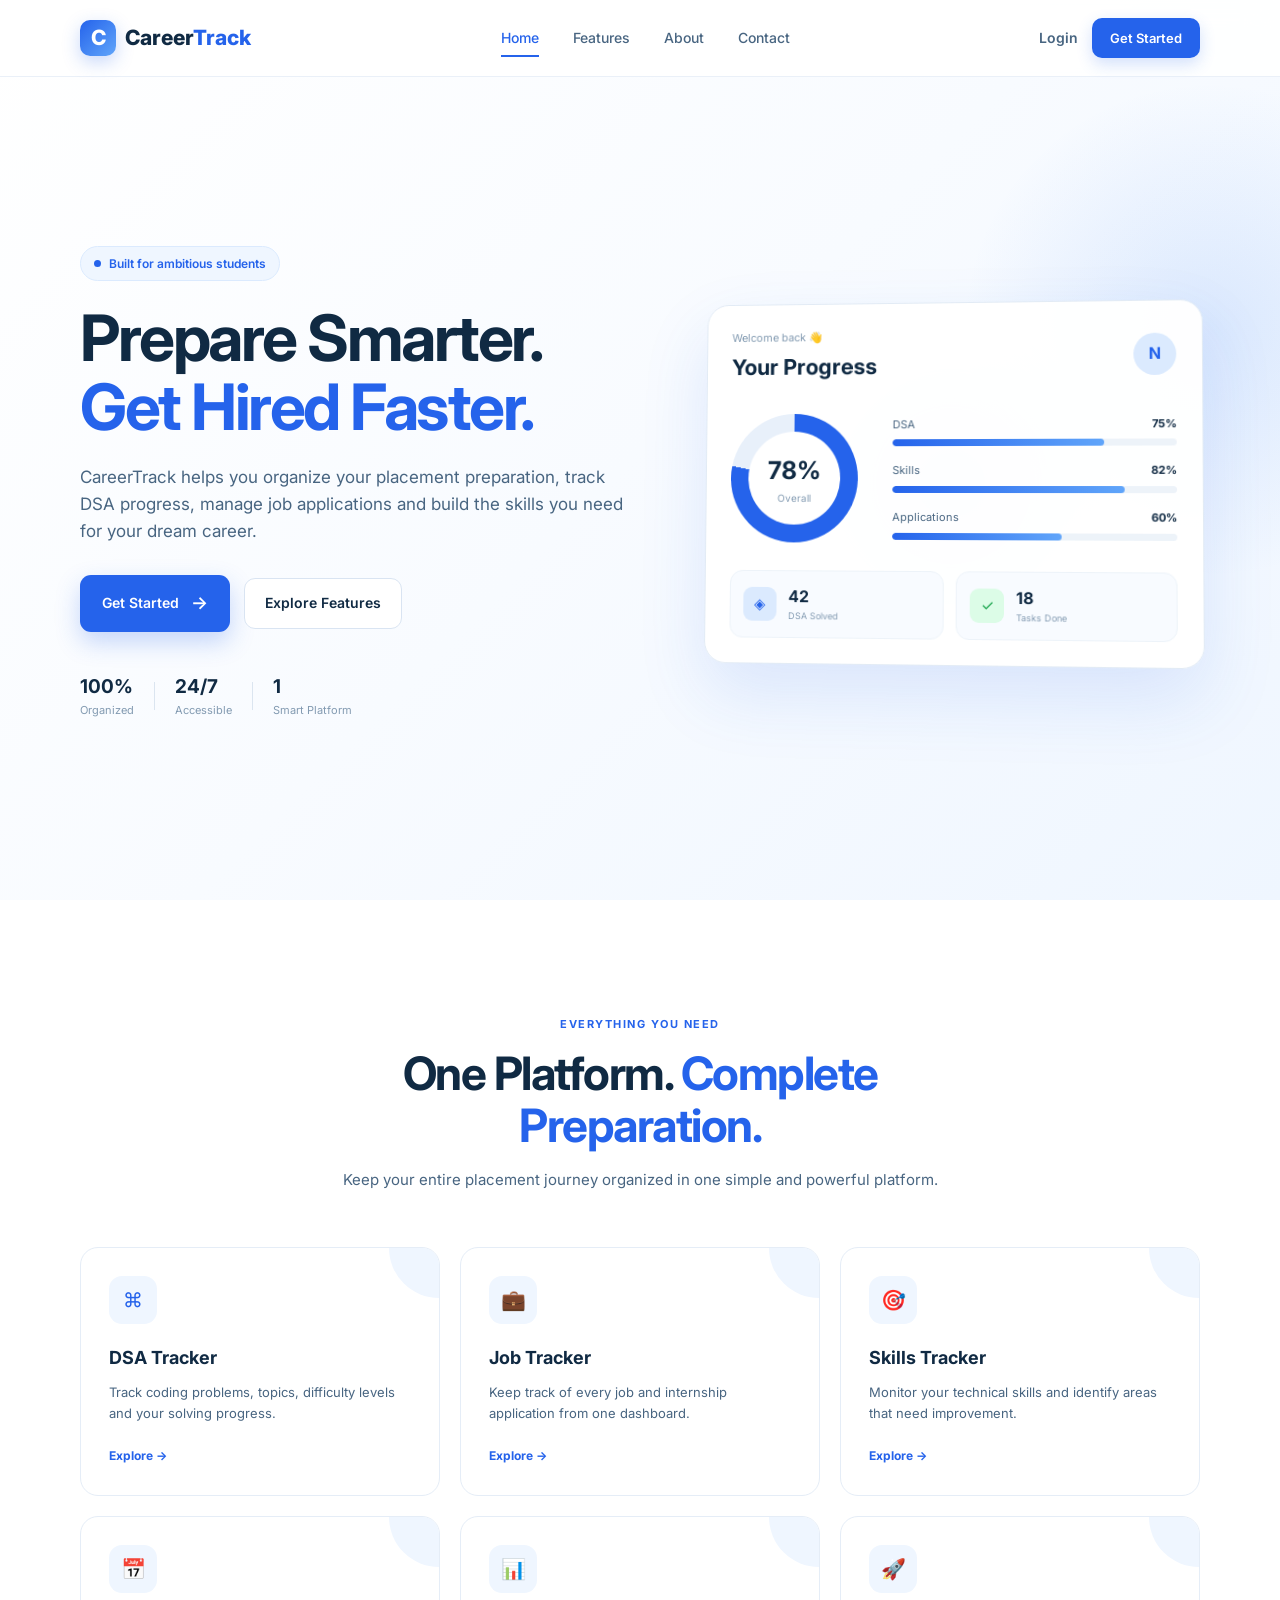
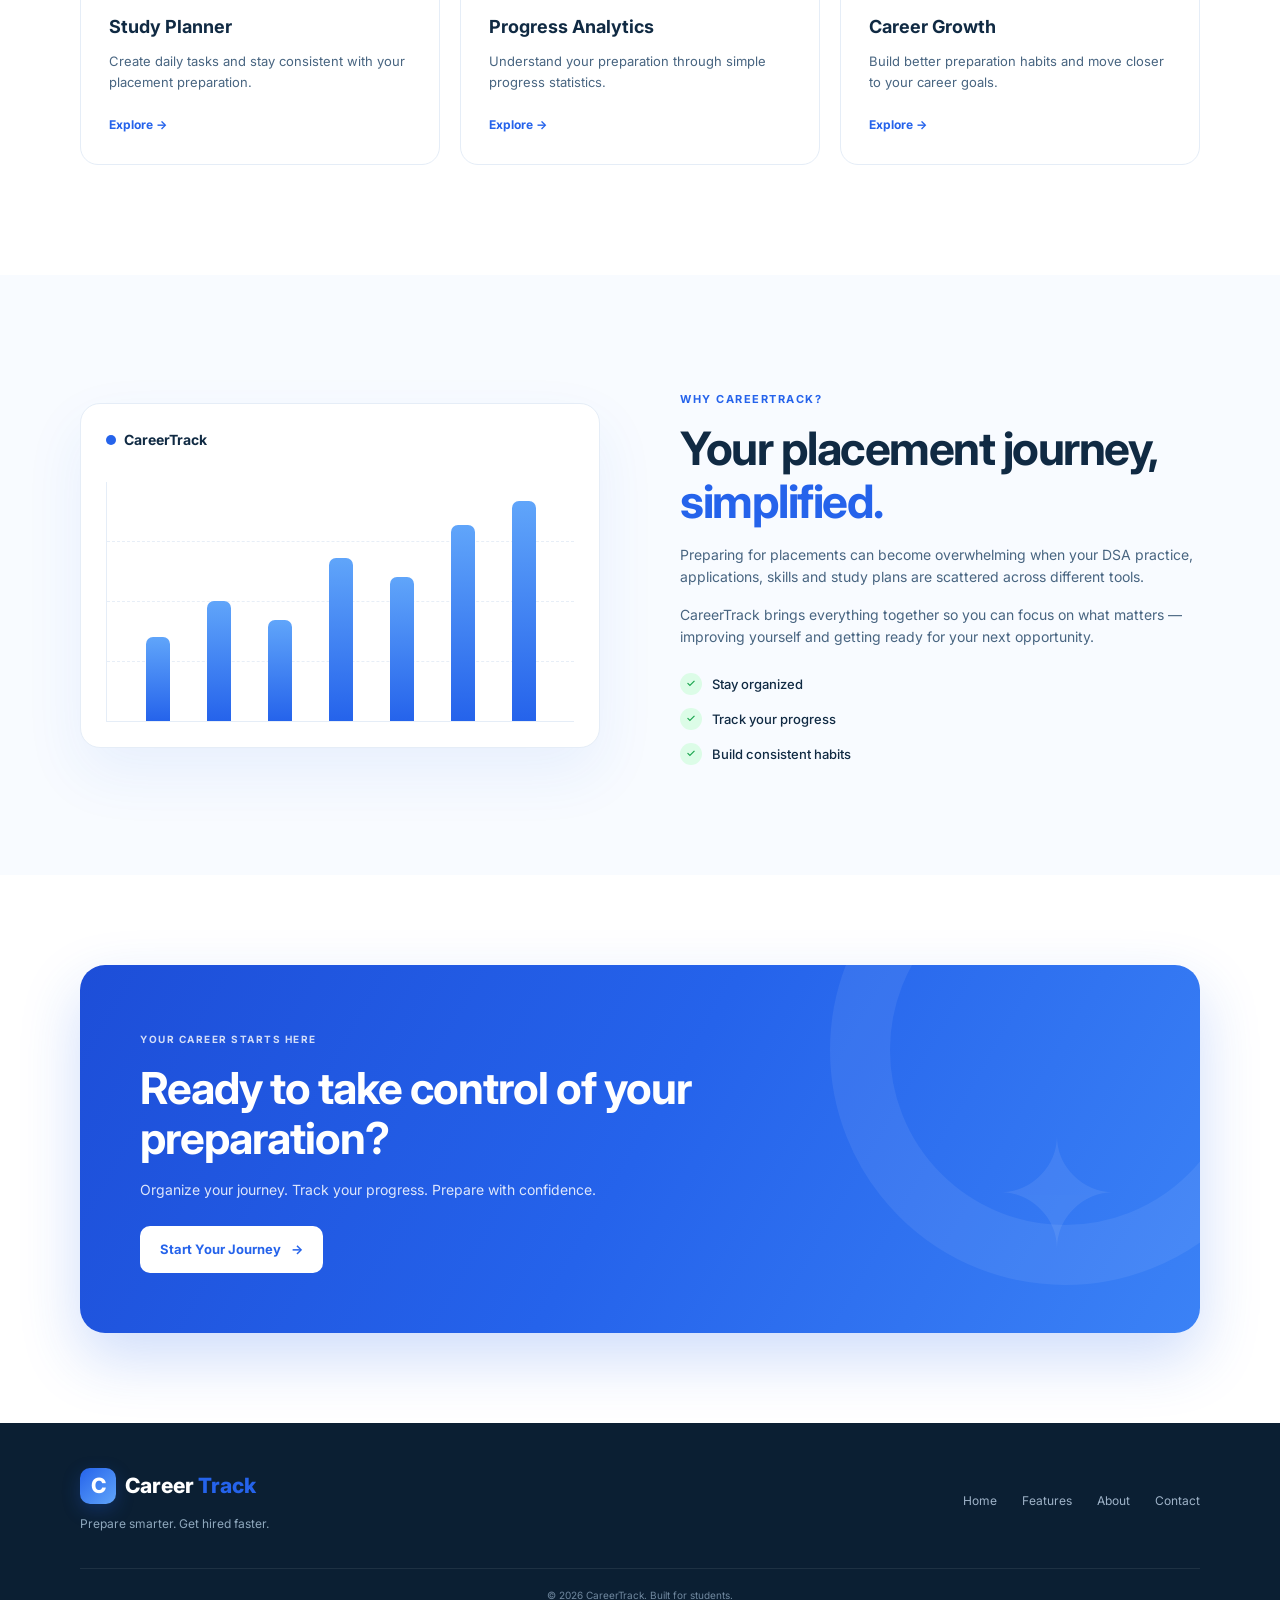
<file: frontend/index.html>
<!DOCTYPE html>
<html lang="en">
<head>
    <meta charset="UTF-8">

    <meta name="viewport"
          content="width=device-width, initial-scale=1.0">

    <meta name="description"
          content="CareerTrack - Your smart placement preparation companion">

    <title>CareerTrack | Prepare Smarter. Get Hired Faster.</title>

    <link rel="stylesheet"
          href="css/style.css">

    <link rel="preconnect"
          href="https://fonts.googleapis.com">

    <link rel="preconnect"
          href="https://fonts.gstatic.com"
          crossorigin>

    <link href="https://fonts.googleapis.com/css2?family=Inter:wght@400;500;600;700;800&display=swap"
          rel="stylesheet">
</head>

<body>

    <!-- ================= NAVBAR ================= -->

    <header class="navbar">

        <div class="container nav-container">

            <a href="#" class="logo">
                <span class="logo-icon">C</span>
                <span>Career<span class="logo-highlight">Track</span></span>
            </a>

            <nav class="nav-links">

                <a href="#home" class="active">Home</a>

                <a href="#features">Features</a>

                <a href="#about">About</a>

                <a href="#contact">Contact</a>

            </nav>

            <div class="nav-buttons">
                <a href="login.html" class="login-btn">
              Login
              </a>
                

              <a href="register.html" class="signup-btn">
             Get Started
              </a>


            </div>

            <button class="menu-btn" id="menuBtn">
                ☰
            </button>

        </div>

    </header>


    <!-- ================= HERO ================= -->

    <main>

        <section class="hero" id="home">

            <div class="hero-background"></div>

            <div class="container hero-container">

                <div class="hero-content">

                    <div class="badge">
                        <span class="badge-dot"></span>
                        Built for ambitious students
                    </div>

                    <h1>
                        Prepare Smarter.
                        <span>Get Hired Faster.</span>
                    </h1>

                    <p>
                        CareerTrack helps you organize your placement
                        preparation, track DSA progress, manage job
                        applications and build the skills you need
                        for your dream career.
                    </p>

                    <div class="hero-buttons">

                        <a href="register.html"
                           class="primary-btn">
                            Get Started
                            <span>→</span>
                        </a>

                        <a href="#features"
                           class="secondary-btn">
                            Explore Features
                        </a>

                    </div>

                    <div class="hero-stats">

                        <div class="stat">
                            <strong>100%</strong>
                            <span>Organized</span>
                        </div>

                        <div class="stat-divider"></div>

                        <div class="stat">
                            <strong>24/7</strong>
                            <span>Accessible</span>
                        </div>

                        <div class="stat-divider"></div>

                        <div class="stat">
                            <strong>1</strong>
                            <span>Smart Platform</span>
                        </div>

                    </div>

                </div>


                <!-- Dashboard Preview -->

                <div class="dashboard-preview">

                    <div class="preview-glow"></div>

                    <div class="dashboard-card">

                        <div class="dashboard-top">

                            <div>
                                <span class="small-text">
                                    Welcome back 👋
                                </span>

                                <h3>
                                    Your Progress
                                </h3>
                            </div>

                            <div class="profile-circle">
                                N
                            </div>

                        </div>


                        <div class="progress-main">

                            <div class="progress-circle">

                                <div class="circle-inner">

                                    <strong>78%</strong>

                                    <span>Overall</span>

                                </div>

                            </div>

                            <div class="progress-info">

                                <div class="progress-item">

                                    <div class="progress-label">
                                        <span>DSA</span>
                                        <strong>75%</strong>
                                    </div>

                                    <div class="progress-bar">
                                        <div
                                            class="progress-fill"
                                            style="width: 75%">
                                        </div>
                                    </div>

                                </div>


                                <div class="progress-item">

                                    <div class="progress-label">
                                        <span>Skills</span>
                                        <strong>82%</strong>
                                    </div>

                                    <div class="progress-bar">
                                        <div
                                            class="progress-fill"
                                            style="width: 82%">
                                        </div>
                                    </div>

                                </div>


                                <div class="progress-item">

                                    <div class="progress-label">
                                        <span>Applications</span>
                                        <strong>60%</strong>
                                    </div>

                                    <div class="progress-bar">
                                        <div
                                            class="progress-fill"
                                            style="width: 60%">
                                        </div>
                                    </div>

                                </div>

                            </div>

                        </div>


                        <div class="mini-cards">

                            <div class="mini-card">

                                <div class="mini-icon blue">
                                    ◈
                                </div>

                                <div>
                                    <strong>42</strong>
                                    <span>DSA Solved</span>
                                </div>

                            </div>


                            <div class="mini-card">

                                <div class="mini-icon green">
                                    ✓
                                </div>

                                <div>
                                    <strong>18</strong>
                                    <span>Tasks Done</span>
                                </div>

                            </div>

                        </div>

                    </div>

                </div>

            </div>

        </section>


        <!-- ================= FEATURES ================= -->

        <section class="features-section"
                 id="features">

            <div class="container">

                <div class="section-heading">

                    <span class="section-tag">
                        EVERYTHING YOU NEED
                    </span>

                    <h2>
                        One Platform.
                        <span>Complete Preparation.</span>
                    </h2>

                    <p>
                        Keep your entire placement journey organized
                        in one simple and powerful platform.
                    </p>

                </div>


                <div class="features-grid">


                    <!-- Feature 1 -->

                    <div class="feature-card">

                        <div class="feature-icon">
                            <span>⌘</span>
                        </div>

                        <h3>
                            DSA Tracker
                        </h3>

                        <p>
                            Track coding problems, topics,
                            difficulty levels and your solving progress.
                        </p>

                        <a href="#">
                            Explore →
                        </a>

                    </div>


                    <!-- Feature 2 -->

                    <div class="feature-card">

                        <div class="feature-icon">
                            <span>💼</span>
                        </div>

                        <h3>
                            Job Tracker
                        </h3>

                        <p>
                            Keep track of every job and internship
                            application from one dashboard.
                        </p>

                        <a href="#">
                            Explore →
                        </a>

                    </div>


                    <!-- Feature 3 -->

                    <div class="feature-card">

                        <div class="feature-icon">
                            <span>🎯</span>
                        </div>

                        <h3>
                            Skills Tracker
                        </h3>

                        <p>
                            Monitor your technical skills and
                            identify areas that need improvement.
                        </p>

                        <a href="#">
                            Explore →
                        </a>

                    </div>


                    <!-- Feature 4 -->

                    <div class="feature-card">

                        <div class="feature-icon">
                            <span>📅</span>
                        </div>

                        <h3>
                            Study Planner
                        </h3>

                        <p>
                            Create daily tasks and stay consistent
                            with your placement preparation.
                        </p>

                        <a href="#">
                            Explore →
                        </a>

                    </div>


                    <!-- Feature 5 -->

                    <div class="feature-card">

                        <div class="feature-icon">
                            <span>📊</span>
                        </div>

                        <h3>
                            Progress Analytics
                        </h3>

                        <p>
                            Understand your preparation through
                            simple progress statistics.
                        </p>

                        <a href="#">
                            Explore →
                        </a>

                    </div>


                    <!-- Feature 6 -->

                    <div class="feature-card">

                        <div class="feature-icon">
                            <span>🚀</span>
                        </div>

                        <h3>
                            Career Growth
                        </h3>

                        <p>
                            Build better preparation habits and
                            move closer to your career goals.
                        </p>

                        <a href="#">
                            Explore →
                        </a>

                    </div>

                </div>

            </div>

        </section>


        <!-- ================= ABOUT ================= -->

        <section class="about-section"
                 id="about">

            <div class="container about-container">

                <div class="about-visual">

                    <div class="about-card">

                        <div class="about-card-header">

                            <span class="about-dot"></span>

                            CareerTrack

                        </div>

                        <div class="chart-area">

                            <div class="chart-line line-one"></div>

                            <div class="chart-line line-two"></div>

                            <div class="chart-line line-three"></div>

                            <div class="chart-bars">

                                <span style="height: 35%"></span>
                                <span style="height: 50%"></span>
                                <span style="height: 42%"></span>
                                <span style="height: 68%"></span>
                                <span style="height: 60%"></span>
                                <span style="height: 82%"></span>
                                <span style="height: 92%"></span>

                            </div>

                        </div>

                    </div>

                </div>


                <div class="about-content">

                    <span class="section-tag">
                        WHY CAREERTRACK?
                    </span>

                    <h2>
                        Your placement journey,
                        <span>simplified.</span>
                    </h2>

                    <p>
                        Preparing for placements can become overwhelming
                        when your DSA practice, applications, skills and
                        study plans are scattered across different tools.
                    </p>

                    <p>
                        CareerTrack brings everything together so you can
                        focus on what matters — improving yourself and
                        getting ready for your next opportunity.
                    </p>

                    <div class="check-list">

                        <div>
                            <span>✓</span>
                            Stay organized
                        </div>

                        <div>
                            <span>✓</span>
                            Track your progress
                        </div>

                        <div>
                            <span>✓</span>
                            Build consistent habits
                        </div>

                    </div>

                </div>

            </div>

        </section>


        <!-- ================= CTA ================= -->

        <section class="cta-section"
                 id="contact">

            <div class="container">

                <div class="cta-card">

                    <div class="cta-content">

                        <span class="cta-small">
                            YOUR CAREER STARTS HERE
                        </span>

                        <h2>
                            Ready to take control
                            of your preparation?
                        </h2>

                        <p>
                            Organize your journey. Track your progress.
                            Prepare with confidence.
                        </p>

                        <a href="#" class="cta-button">
                            Start Your Journey
                            <span>→</span>
                        </a>

                    </div>

                    <div class="cta-decoration">
                        ✦
                    </div>

                </div>

            </div>

        </section>

    </main>


    <!-- ================= FOOTER ================= -->

    <footer class="footer">

        <div class="container footer-container">

            <div class="footer-brand">

                <a href="#" class="logo">

                    <span class="logo-icon">
                        C
                    </span>

                    <span>
                        Career<span class="logo-highlight">
                            Track
                        </span>
                    </span>

                </a>

                <p>
                    Prepare smarter. Get hired faster.
                </p>

            </div>


            <div class="footer-links">

                <a href="#home">Home</a>

                <a href="#features">Features</a>

                <a href="#about">About</a>

                <a href="#contact">Contact</a>

            </div>

        </div>


        <div class="container copyright">

            <p>
                © 2026 CareerTrack. Built for students.
            </p>

        </div>

    </footer>


    <script src="js/script.js"></script>

</body>
</html>
</file>
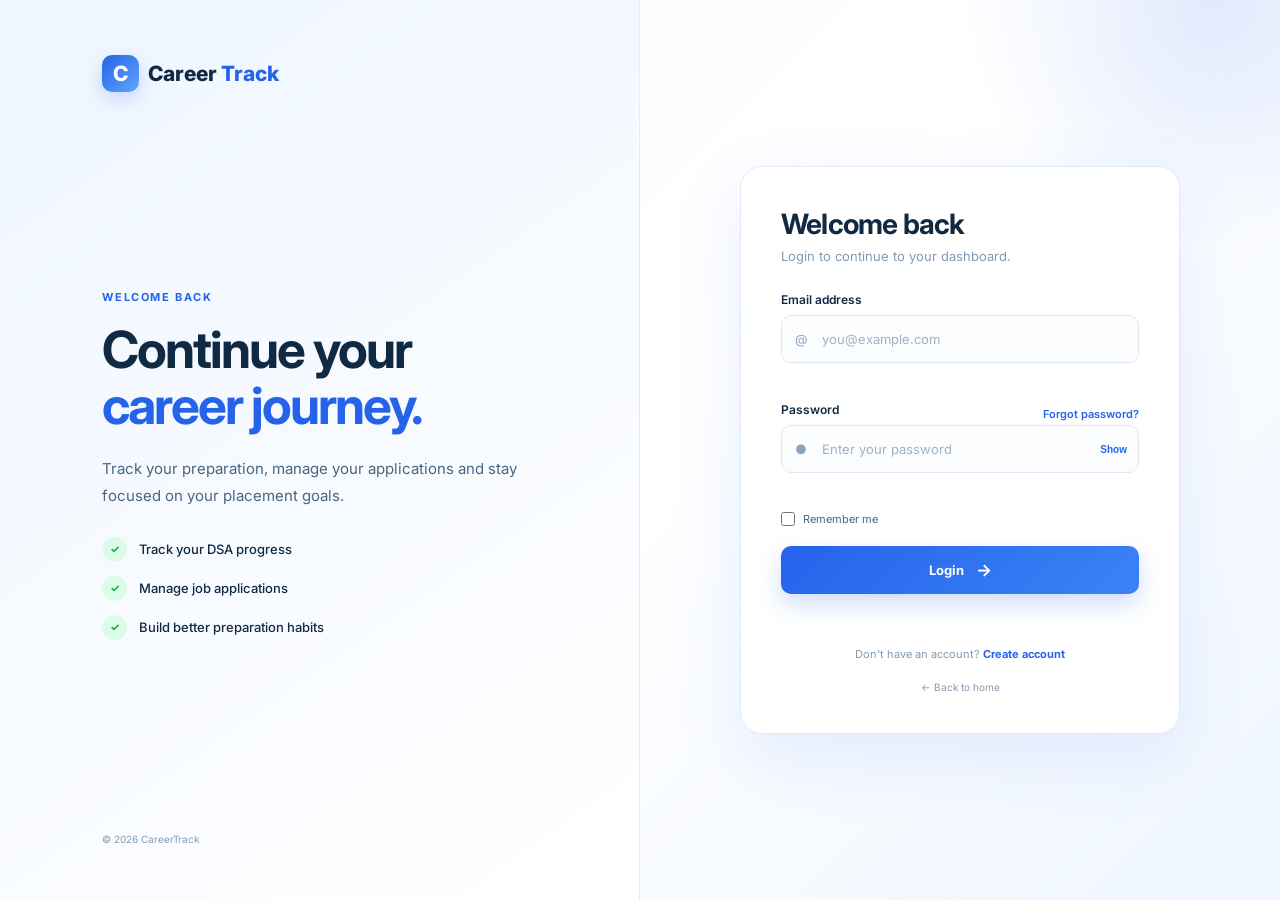
<file: frontend/dashboard.html>
<!DOCTYPE html>
<html lang="en">

<head>

    <meta charset="UTF-8">

    <meta name="viewport"
          content="width=device-width, initial-scale=1.0">

    <meta name="description"
          content="CareerTrack student dashboard">

    <title>Dashboard | CareerTrack</title>

    <link rel="preconnect"
          href="https://fonts.googleapis.com">

    <link rel="preconnect"
          href="https://fonts.gstatic.com"
          crossorigin>

    <link href="https://fonts.googleapis.com/css2?family=Inter:wght@400;500;600;700;800&display=swap"
          rel="stylesheet">

    <link rel="stylesheet"
          href="css/dashboard.css">

</head>


<body>


<!-- =====================================================
     SIDEBAR
     ===================================================== -->

<aside class="sidebar" id="sidebar">


    <!-- Logo -->

    <div class="sidebar-logo">

        <a href="index.html"
           class="logo">

            <span class="logo-icon">
                C
            </span>

            <span>
                Career<span class="logo-highlight">
                    Track
                </span>
            </span>

        </a>

    </div>


    <!-- Navigation -->

    <nav class="sidebar-nav">


        <p class="nav-title">
            MAIN MENU
        </p>


        <a href="dashboard.html"
           class="nav-item active">

            <span class="nav-icon">
                ▦
            </span>

            <span>
                Dashboard
            </span>

        </a>


        <a href="dsa.html"
           class="nav-item">

            <span class="nav-icon">
                ◈
            </span>

            <span>
                DSA Tracker
            </span>

        </a>


        <a href="jobs.html"
           class="nav-item">

            <span class="nav-icon">
                💼
            </span>

            <span>
                Job Tracker
            </span>

        </a>


        <a href="skills.html"
           class="nav-item">

            <span class="nav-icon">
                🎯
            </span>

            <span>
                Skills
            </span>

        </a>


        <a href="study.html"
   class="nav-item">

    <span class="nav-icon">
        📅
    </span>

    <span>
        Study Planner
    </span>

</a>
       


        <p class="nav-title second-title">
            ACCOUNT
        </p>


    </nav>


    <!-- Sidebar bottom -->

    <div class="sidebar-bottom">

        <div class="help-card">

            <div class="help-icon">
                ?
            </div>

            <div>

                <strong>
                    Need help?
                </strong>

                <span>
                    We're here for you.
                </span>

            </div>

        </div>


        <a href="index.html"
           class="logout-link"
           id="logoutBtn">

            <span>
                ↪
            </span>

            Logout

        </a>

    </div>


</aside>


<!-- =====================================================
     MOBILE OVERLAY
     ===================================================== -->

<div class="sidebar-overlay"
     id="sidebarOverlay">
</div>


<!-- =====================================================
     MAIN CONTENT
     ===================================================== -->

<main class="main-content">


    <!-- ================= TOPBAR ================= -->

    <header class="topbar">


        <button
            class="mobile-menu"
            id="mobileMenu">

            ☰

        </button>


        <div class="topbar-left">

            <span class="page-label">
                Overview
            </span>

        </div>


        <div class="topbar-right">


            <!-- Notification -->

            <button class="notification-btn">

                ♢

                <span class="notification-dot">
                </span>

            </button>


            <!-- Profile -->

            <div class="profile">

                <div class="profile-avatar" id="profileAvatar">
    🕶️
</div>

<div class="profile-info">

    <strong id="profileName">
        Student
    </strong>

    <span>
        Student
    </span>

</div>

        </div>

    </header>


    <!-- ================= DASHBOARD ================= -->

    <div class="dashboard-container">


        <!-- ================= WELCOME ================= -->

        <section class="welcome-section">


            <div>

                <span class="welcome-tag">
                    YOUR DASHBOARD
                </span>

                <h1>
                    Good evening,
                    <span id="userName">Niranjana!</span>
                    👋
                </h1>

                <p>
                    Keep going! Every small step takes you
                    closer to your career goals.
                </p>

            </div>


            <div class="date-card">

                <span>
                    TODAY
                </span>

                <strong id="currentDate">
                    September 17, 2026
                </strong>

            </div>


        </section>


        <!-- ================= STAT CARDS ================= -->

        <section class="stats-grid">


            <!-- DSA -->

            <div class="stat-card">

                <div class="stat-card-top">

                    <div class="stat-icon blue">
                        ◈
                    </div>

                    <span class="stat-change">
                        +8%
                    </span>

                </div>

                <div class="stat-number"
     id="dsaProblemsCount"
     data-target="42">
    0
</div>

                <div class="stat-label">
                    DSA Problems Solved
                </div>

                <div class="stat-footer">

                    <span>
                        This month
                    </span>

                    <span class="up">
                        ↑ Improving
                    </span>

                </div>

            </div>


            <!-- Jobs -->

            <div class="stat-card">

                <div class="stat-card-top">

                    <div class="stat-icon purple">
                        💼
                    </div>

                    <span class="stat-change">
                        +3
                    </span>

                </div>

               <div class="stat-number"
     id="jobApplicationsCount">
    0
</div>

                <div class="stat-label">
                    Job Applications
                </div>

                <div class="stat-footer">

                    <span>
                        Total applications
                    </span>

                    <span class="up">
                        Active
                    </span>

                </div>

            </div>


            <!-- Skills -->

            <div class="stat-card">

                <div class="stat-card-top">

                    <div class="stat-icon green">
                        🎯
                    </div>

                    <span class="stat-change">
                        +2
                    </span>

                </div>

                <div class="stat-number"
     id="skillsCount"
     data-target="8">
    0
</div>

                <div class="stat-label">
                    Skills Tracked
                </div>

                <div class="stat-footer">

                    <span>
                        Technical skills
                    </span>

                    <span class="up">
                        Growing
                    </span>

                </div>

            </div>


            <!-- Tasks -->

            <div class="stat-card">

                <div class="stat-card-top">

                    <div class="stat-icon orange">
                        ✓
                    </div>

                    <span class="stat-change">
                        72%
                    </span>

                </div>

                <div class="stat-number"
     id="tasksCompletedCount"
     data-target="18">
    0
</div>

                <div class="stat-label">
                    Tasks Completed
                </div>

                <div class="stat-footer">

                    <span>
                        This month
                    </span>

                    <span class="up">
                        On track
                    </span>

                </div>

            </div>


        </section>


        <!-- ================= MAIN GRID ================= -->

        <section class="content-grid">


            <!-- ================= PROGRESS ================= -->

            <div class="dashboard-card progress-card">


                <div class="card-header">

                    <div>

                        <span class="card-label">
                            PREPARATION
                        </span>

                        <h2>
                            Overall Progress
                        </h2>

                    </div>

                    <button class="more-btn">
                        •••
                    </button>

                </div>


                <div class="overall-progress">


                    <div class="progress-ring">

                        <div class="progress-ring-inner">

                            <strong>
                                78%
                            </strong>

                            <span>
                                Overall
                            </span>

                        </div>

                    </div>


                    <div class="progress-details">


                        <div class="detail-item">

                            <div class="detail-label">

                                <span>
                                    DSA Preparation
                                </span>

                                <strong>
                                    75%
                                </strong>

                            </div>

                            <div class="detail-bar">

                                <span
                                    style="width: 75%">
                                </span>

                            </div>

                        </div>


                        <div class="detail-item">

                            <div class="detail-label">

                                <span>
                                    Technical Skills
                                </span>

                                <strong>
                                    82%
                                </strong>

                            </div>

                            <div class="detail-bar">

                                <span
                                    style="width: 82%">
                                </span>

                            </div>

                        </div>


                        <div class="detail-item">

                            <div class="detail-label">

                                <span>
                                    Job Applications
                                </span>

                                <strong>
                                    60%
                                </strong>

                            </div>

                            <div class="detail-bar">

                                <span
                                    style="width: 60%">
                                </span>

                            </div>

                        </div>


                        <div class="detail-item">

                            <div class="detail-label">

                                <span>
                                    Study Consistency
                                </span>

                                <strong>
                                    85%
                                </strong>

                            </div>

                            <div class="detail-bar">

                                <span
                                    style="width: 85%">
                                </span>

                            </div>

                        </div>


                    </div>

                </div>


                <div class="progress-message">

                    <span class="message-icon">
                        ✦
                    </span>

                    <p>
                        You're making great progress.
                        Keep your daily preparation consistent!
                    </p>

                </div>


            </div>


            <!-- ================= WEEKLY ACTIVITY ================= -->

            <div class="dashboard-card activity-card">


                <div class="card-header">

                    <div>

                        <span class="card-label">
                            ACTIVITY
                        </span>

                        <h2>
                            Weekly Activity
                        </h2>

                    </div>

                    <span class="this-week">
                        This week
                    </span>

                </div>


                <div class="activity-chart">


                    <div class="chart-y">

                        <span>
                            10
                        </span>

                        <span>
                            8
                        </span>

                        <span>
                            6
                        </span>

                        <span>
                            4
                        </span>

                        <span>
                            2
                        </span>

                        <span>
                            0
                        </span>

                    </div>


                    <div class="chart-content">


                        <div class="chart-grid-line line-10"></div>

                        <div class="chart-grid-line line-8"></div>

                        <div class="chart-grid-line line-6"></div>

                        <div class="chart-grid-line line-4"></div>

                        <div class="chart-grid-line line-2"></div>


                        <div class="bars">


                            <div class="bar-wrapper">

                                <div
                                    class="bar"
                                    style="height: 45%">
                                </div>

                                <span>
                                    Mon
                                </span>

                            </div>


                            <div class="bar-wrapper">

                                <div
                                    class="bar"
                                    style="height: 65%">
                                </div>

                                <span>
                                    Tue
                                </span>

                            </div>


                            <div class="bar-wrapper">

                                <div
                                    class="bar"
                                    style="height: 55%">
                                </div>

                                <span>
                                    Wed
                                </span>

                            </div>


                            <div class="bar-wrapper">

                                <div
                                    class="bar"
                                    style="height: 80%">
                                </div>

                                <span>
                                    Thu
                                </span>

                            </div>


                            <div class="bar-wrapper">

                                <div
                                    class="bar"
                                    style="height: 70%">
                                </div>

                                <span>
                                    Fri
                                </span>

                            </div>


                            <div class="bar-wrapper">

                                <div
                                    class="bar"
                                    style="height: 40%">
                                </div>

                                <span>
                                    Sat
                                </span>

                            </div>


                            <div class="bar-wrapper">

                                <div
                                    class="bar today"
                                    style="height: 60%">
                                </div>

                                <span>
                                    Sun
                                </span>

                            </div>


                        </div>

                    </div>

                </div>

            </div>


        </section>


        <!-- ================= LOWER GRID ================= -->

        <section class="lower-grid">


            <!-- ================= RECENT ACTIVITY ================= -->

            <div class="dashboard-card">


                <div class="card-header">

                    <div>

                        <span class="card-label">
                            RECENT
                        </span>

                        <h2>
                            Recent Activity
                        </h2>

                    </div>

                    <a href="#"
                       class="view-link">
                        View all →
                    </a>

                </div>


                <div class="activity-list">


                    <div class="activity-item">

                        <div class="activity-icon blue-bg">
                            ✓
                        </div>

                        <div class="activity-text">

                            <strong>
                                Solved Two Sum
                            </strong>

                            <span>
                                Arrays • Easy
                            </span>

                        </div>

                        <span class="activity-time">
                            2h ago
                        </span>

                    </div>


                    <div class="activity-item">

                        <div class="activity-icon green-bg">
                            ✓
                        </div>

                        <div class="activity-text">

                            <strong>
                                Completed Java revision
                            </strong>

                            <span>
                                Technical Skills
                            </span>

                        </div>

                        <span class="activity-time">
                            5h ago
                        </span>

                    </div>


                    <div class="activity-item">

                        <div class="activity-icon purple-bg">
                            +
                        </div>

                        <div class="activity-text">

                            <strong>
                                Added Java skill
                            </strong>

                            <span>
                                Skills Tracker
                            </span>

                        </div>

                        <span class="activity-time">
                            Yesterday
                        </span>

                    </div>


                    <div class="activity-item">

                        <div class="activity-icon orange-bg">
                            →
                        </div>

                        <div class="activity-text">

                            <strong>
                                Applied to Software Intern
                            </strong>

                            <span>
                                Job Tracker
                            </span>

                        </div>

                        <span class="activity-time">
                            Yesterday
                        </span>

                    </div>


                </div>

            </div>


            <!-- ================= TODAY'S TASKS ================= -->

            <div class="dashboard-card tasks-card">


                <div class="card-header">

                    <div>

                        <span class="card-label">
                            TODAY
                        </span>

                        <h2>
                            Today's Tasks
                        </h2>

                    </div>

                    <span class="task-count">
                        3 / 5
                    </span>

                </div>


                <div class="task-list">


                    <label class="task-item completed">

                        <input
                            type="checkbox"
                            checked
                        >

                        <span class="custom-checkbox">
                            ✓
                        </span>

                        <span class="task-name">
                            Solve 2 DSA problems
                        </span>

                    </label>


                    <label class="task-item completed">

                        <input
                            type="checkbox"
                            checked
                        >

                        <span class="custom-checkbox">
                            ✓
                        </span>

                        <span class="task-name">
                            Revise Java OOP
                        </span>

                    </label>


                    <label class="task-item completed">

                        <input
                            type="checkbox"
                            checked
                        >

                        <span class="custom-checkbox">
                            ✓
                        </span>

                        <span class="task-name">
                            Practice SQL queries
                        </span>

                    </label>


                    <label class="task-item">

                        <input
                            type="checkbox"
                        >

                        <span class="custom-checkbox">
                        </span>

                        <span class="task-name">
                            Practice aptitude
                        </span>

                    </label>


                    <label class="task-item">

                        <input
                            type="checkbox"
                        >

                        <span class="custom-checkbox">
                        </span>

                        <span class="task-name">
                            Apply for one internship
                        </span>

                    </label>


                </div>


                <a href="#"
                   class="add-task">

                    + Add new task

                </a>


            </div>


        </section>


    </div>


</main>


<script src="js/dashboard.js"></script>

</body>

</html>
<script src="js/user.js"></script>
<script src="js/dashboard.js"></script>
</file>
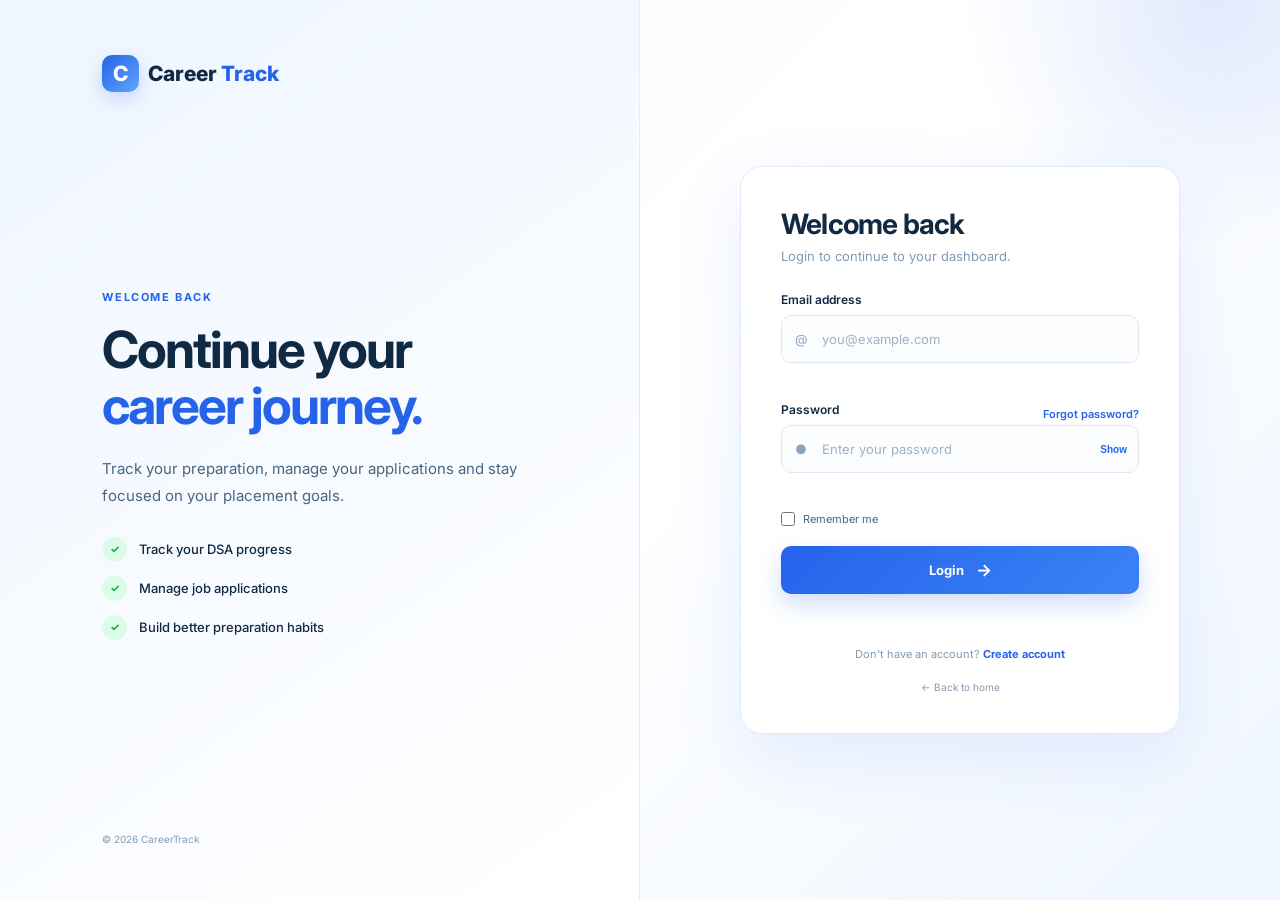
<file: frontend/dsa.html>
<!DOCTYPE html>
<html lang="en">

<head>

    <meta charset="UTF-8">

    <meta name="viewport"
          content="width=device-width, initial-scale=1.0">

    <title>CareerTrack - DSA Tracker</title>

    <link rel="stylesheet" href="css/dsa.css">

</head>

<body>

    <!-- ================= SIDEBAR ================= -->

    <aside class="sidebar">

        <div class="logo">
            <span>Career</span>Track
        </div>

        <nav>

            <a href="dashboard.html">
                📊 Dashboard
            </a>

            <a href="dsa.html" class="active">
                🧠 DSA Tracker
            </a>

            <a href="jobs.html">
                💼 Job Tracker
            </a>

            <a href="skills.html">
                🛠️ Skills
            </a>

            <a href="study.html">
                📚 Study Planner
            </a>

        </nav>

        <a href="login.html" class="logout">
            🚪 Logout
        </a>

    </aside>


    <!-- ================= MAIN ================= -->

    <main class="main">

        <header class="topbar">

            <div>

                <h2>DSA Tracker</h2>

                <p>
                    Track your coding practice and placement preparation.
                </p>

            </div>


            <!-- ================= PROFILE ================= -->

            <div class="profile">

                <div class="avatar" id="profileAvatar">
                    N
                </div>

                <div>
                    <strong id="profileName">
                        Student
                    </strong>

                    <small>
                        Student
                    </small>
                </div>

            </div>

        </header>


        <!-- ================= CONTENT ================= -->

        <section class="content">


            <!-- ================= PAGE HEADER ================= -->

            <div class="page-header">

                <div>

                    <span class="tag">
                        PLACEMENT PREPARATION
                    </span>

                    <h1>
                        Master DSA one problem at a time 🚀
                    </h1>

                    <p>
                        Keep track of the problems you solve
                        and build consistency every day.
                    </p>

                </div>


                <button
                    class="add-btn"
                    id="openModal">

                    + Add Problem

                </button>

            </div>


            <!-- ================= STATS ================= -->

            <div class="stats-grid">

                <div class="stat-card">

                    <div class="icon blue">
                        🧠
                    </div>

                    <div>

                        <p>Total Problems</p>

                        <h2 id="totalProblems">
                            0
                        </h2>

                    </div>

                </div>


                <div class="stat-card">

                    <div class="icon green">
                        ✅
                    </div>

                    <div>

                        <p>Solved</p>

                        <h2 id="solvedProblems">
                            0
                        </h2>

                    </div>

                </div>


                <div class="stat-card">

                    <div class="icon orange">
                        ⏳
                    </div>

                    <div>

                        <p>In Progress</p>

                        <h2 id="progressProblems">
                            0
                        </h2>

                    </div>

                </div>


                <div class="stat-card">

                    <div class="icon purple">
                        📈
                    </div>

                    <div>

                        <p>Completion</p>

                        <h2 id="completion">
                            0%
                        </h2>

                    </div>

                </div>

            </div>


            <!-- ================= PROGRESS ================= -->

            <div class="card progress-card">

                <div class="card-title">

                    <div>

                        <h2>
                            DSA Progress
                        </h2>

                        <p>
                            Your overall problem-solving progress
                        </p>

                    </div>

                    <strong id="progressPercent">
                        0%
                    </strong>

                </div>


                <div class="progress-track">

                    <div
                        class="progress-fill"
                        id="progressFill">
                    </div>

                </div>

            </div>


            <!-- ================= FILTERS ================= -->

            <div class="card">

                <div class="filter-header">

                    <div>

                        <h2>
                            Problem List
                        </h2>

                        <p>
                            Search and manage your DSA problems.
                        </p>

                    </div>


                    <input
                        type="text"
                        id="searchInput"
                        placeholder="🔎 Search problems...">

                </div>


                <div class="filters">

                    <button
                        class="filter active"
                        data-filter="all">

                        All

                    </button>


                    <button
                        class="filter"
                        data-filter="Easy">

                        Easy

                    </button>


                    <button
                        class="filter"
                        data-filter="Medium">

                        Medium

                    </button>


                    <button
                        class="filter"
                        data-filter="Hard">

                        Hard

                    </button>


                    <button
                        class="filter"
                        data-filter="Solved">

                        Solved

                    </button>

                </div>


                <!-- ================= PROBLEM LIST ================= -->

                <div
                    id="problemList"
                    class="problem-list">
                </div>

            </div>

        </section>

    </main>


    <!-- ================= MODAL ================= -->

    <div
        class="modal"
        id="modal">

        <div class="modal-box">

            <button
                class="close-btn"
                id="closeModal">

                ×

            </button>


            <h2>
                Add DSA Problem
            </h2>

            <p>
                Add a problem to your tracker.
            </p>


            <form id="problemForm">

                <label>
                    Problem Name
                </label>

                <input
                    type="text"
                    id="problemName"
                    placeholder="Example: Binary Search"
                    required>


                <label>
                    Topic
                </label>

                <input
                    type="text"
                    id="problemTopic"
                    placeholder="Example: Searching"
                    required>


                <label>
                    Difficulty
                </label>

                <select id="problemDifficulty">

                    <option value="Easy">
                        Easy
                    </option>

                    <option value="Medium">
                        Medium
                    </option>

                    <option value="Hard">
                        Hard
                    </option>

                </select>


                <button
                    type="submit"
                    class="save-btn">

                    Add Problem

                </button>

            </form>

        </div>

    </div>


    <!-- ================= JAVASCRIPT ================= -->

    <script src="js/user.js"></script>

    <script src="js/dsa.js"></script>

</body>

</html>
</file>
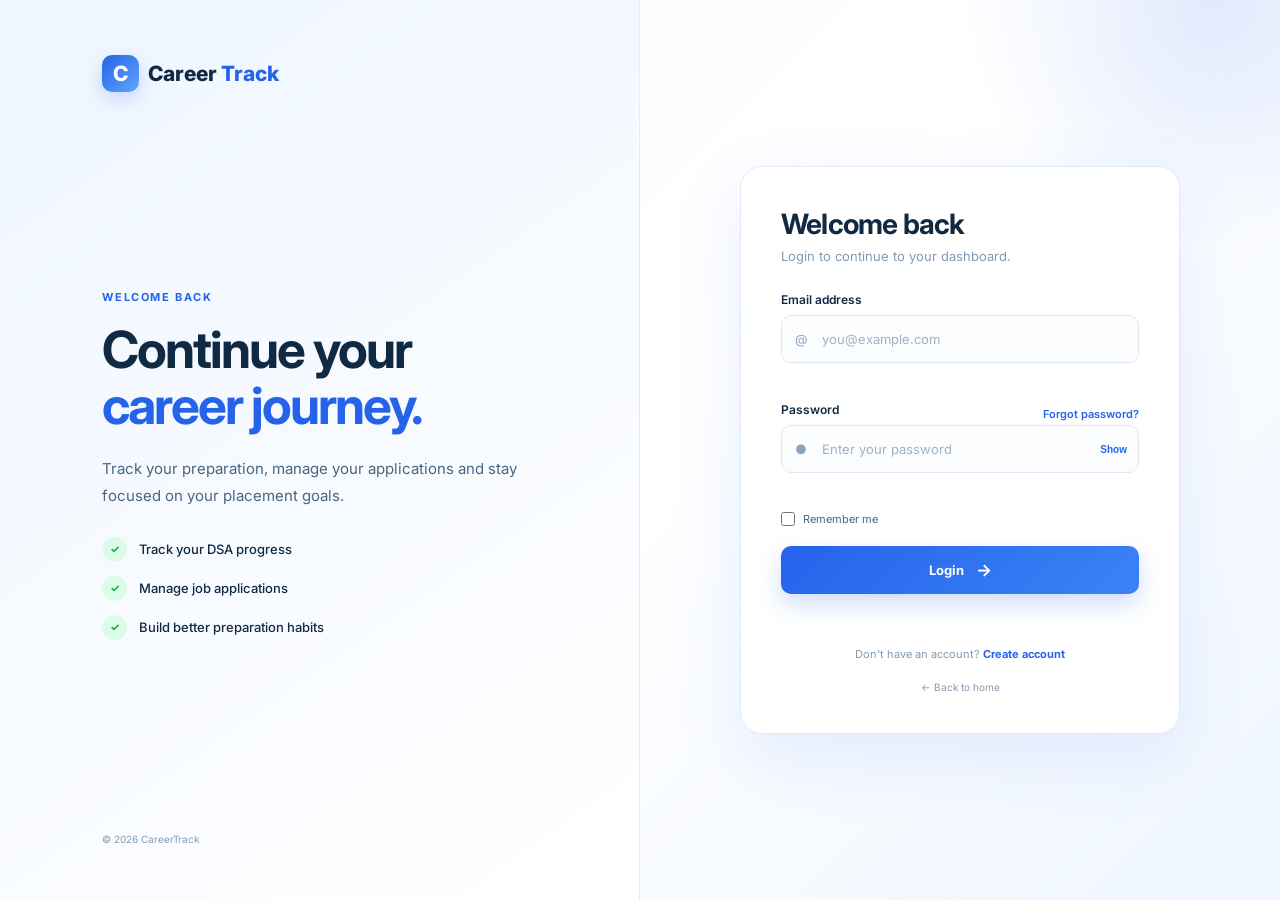
<file: frontend/jobs.html>
<!DOCTYPE html>
<html lang="en">

<head>
    <meta charset="UTF-8">

    <meta name="viewport"
          content="width=device-width, initial-scale=1.0">

    <title>CareerTrack - Job Tracker</title>

    <!-- Google Font -->
    <link rel="preconnect" href="https://fonts.googleapis.com">
    <link rel="preconnect" href="https://fonts.gstatic.com" crossorigin>

    <link
        href="https://fonts.googleapis.com/css2?family=Inter:wght@400;500;600;700;800&display=swap"
        rel="stylesheet">

    <!-- Job Tracker CSS -->
    <link rel="stylesheet" href="css/jobs.css">
</head>

<body>

    <!-- =====================================================
         SIDEBAR
    ====================================================== -->

    <aside class="sidebar">

        <!-- Logo -->

        <div class="sidebar-logo">

            <a href="index.html" class="logo">

                <span class="logo-icon">C</span>

                <span>
                    Career<span class="logo-highlight">Track</span>
                </span>

            </a>

        </div>


        <!-- Navigation -->

        <nav class="sidebar-nav">

            <a href="dashboard.html">
                📊
                <span>Dashboard</span>
            </a>

            <a href="dsa.html">
                🧠
                <span>DSA Tracker</span>
            </a>

            <a href="jobs.html" class="active">
                💼
                <span>Job Tracker</span>
            </a>

            <a href="skills.html">
                🛠️
                <span>Skills</span>
            </a>

            <a href="study.html">
                📚
                <span>Study Planner</span>
            </a>

        </nav>


        <!-- Logout -->

        <div class="sidebar-bottom">

            <a href="login.html" class="logout">
                🚪
                <span>Logout</span>
            </a>

        </div>

    </aside>



    <!-- =====================================================
         MAIN CONTENT
    ====================================================== -->

    <main class="main">


        <!-- =================================================
             TOP BAR
        ================================================== -->

        <header class="topbar">

            <!-- Page title -->

            <div class="topbar-left">

                <h2>
                    Job Tracker
                </h2>

                <p>
                    Track your internship and placement applications.
                </p>

            </div>


            <!-- User Profile -->

            <div class="profile">

                <div
                    class="avatar"
                    id="profileAvatar">
                    N
                </div>

                <div class="profile-info">

                    <strong id="profileName">
                        Student
                    </strong>

                    <small>
                        Student
                    </small>

                </div>

            </div>

        </header>



        <!-- =================================================
             PAGE CONTENT
        ================================================== -->

        <section class="content">


            <!-- =================================================
                 PAGE HEADER
            ================================================== -->

            <div class="page-header">

                <div class="page-header-text">

                    <span class="tag">
                        CAREER OPPORTUNITIES
                    </span>

                    <h1>
                        Keep your applications organized 💼
                    </h1>

                    <p>
                        Track every application and stay prepared
                        for your next opportunity.
                    </p>

                </div>


                <button
                    class="add-btn"
                    id="openModal">

                    <span>+</span>
                    Add Application

                </button>

            </div>



            <!-- =================================================
                 STATISTICS
            ================================================== -->

            <div class="stats-grid">


                <!-- Total Applications -->

                <div class="stat-card">

                    <div class="icon blue">
                        📋
                    </div>

                    <div class="stat-info">

                        <p>
                            Total Applications
                        </p>

                        <h2 id="totalApplications">
                            0
                        </h2>

                    </div>

                </div>



                <!-- Applied -->

                <div class="stat-card">

                    <div class="icon yellow">
                        📤
                    </div>

                    <div class="stat-info">

                        <p>
                            Applied
                        </p>

                        <h2 id="appliedCount">
                            0
                        </h2>

                    </div>

                </div>



                <!-- Interviews -->

                <div class="stat-card">

                    <div class="icon purple">
                        🎤
                    </div>

                    <div class="stat-info">

                        <p>
                            Interviews
                        </p>

                        <h2 id="interviewCount">
                            0
                        </h2>

                    </div>

                </div>



                <!-- Selected -->

                <div class="stat-card">

                    <div class="icon green">
                        🎉
                    </div>

                    <div class="stat-info">

                        <p>
                            Selected
                        </p>

                        <h2 id="selectedCount">
                            0
                        </h2>

                    </div>

                </div>

            </div>



            <!-- =================================================
                 APPLICATION CARD
            ================================================== -->

            <div class="card">


                <!-- Card Header -->

                <div class="filter-header">

                    <div>

                        <h2>
                            Applications
                        </h2>

                        <p>
                            Search and manage your applications.
                        </p>

                    </div>


                    <!-- Search -->

                    <input
                        type="text"
                        id="searchInput"
                        placeholder="🔎 Search company or role...">

                </div>



                <!-- =================================================
                     FILTER BUTTONS
                ================================================== -->

                <div class="filters">

                    <button
                        class="filter active"
                        data-filter="All">

                        All

                    </button>


                    <button
                        class="filter"
                        data-filter="Applied">

                        Applied

                    </button>


                    <button
                        class="filter"
                        data-filter="Interview">

                        Interview

                    </button>


                    <button
                        class="filter"
                        data-filter="Selected">

                        Selected

                    </button>


                    <button
                        class="filter"
                        data-filter="Rejected">

                        Rejected

                    </button>

                </div>



                <!-- =================================================
                     APPLICATION TABLE HEADER
                ================================================== -->

                <div class="application-header">

                    <span>
                        Company
                    </span>

                    <span>
                        Position
                    </span>

                    <span>
                        Location
                    </span>

                    <span>
                        Date
                    </span>

                    <span>
                        Status
                    </span>

                    <span>
                        Action
                    </span>

                </div>



                <!-- =================================================
                     APPLICATION LIST
                ================================================== -->

                <div
                    id="applicationList"
                    class="application-list">

                </div>

            </div>

        </section>

    </main>



    <!-- =====================================================
         ADD APPLICATION MODAL
    ====================================================== -->

    <div
        class="modal"
        id="modal">


        <div class="modal-box">


            <!-- Close -->

            <button
                class="close-btn"
                id="closeModal">

                ×

            </button>


            <!-- Modal Heading -->

            <h2>
                Add Job Application
            </h2>

            <p>
                Add a new internship or job application.
            </p>



            <!-- =================================================
                 JOB FORM
            ================================================== -->

            <form id="jobForm">


                <!-- Company -->

                <label for="company">
                    Company
                </label>

                <input
                    type="text"
                    id="company"
                    placeholder="Example: Google"
                    required>



                <!-- Position -->

                <label for="position">
                    Position
                </label>

                <input
                    type="text"
                    id="position"
                    placeholder="Example: Software Engineer Intern"
                    required>



                <!-- Location -->

                <label for="location">
                    Location
                </label>

                <input
                    type="text"
                    id="location"
                    placeholder="Example: Bangalore / Remote"
                    required>



                <!-- Application Date -->

                <label for="applicationDate">
                    Application Date
                </label>

                <input
                    type="date"
                    id="applicationDate"
                    required>



                <!-- Status -->

                <label for="status">
                    Status
                </label>

                <select id="status">

                    <option value="Applied">
                        Applied
                    </option>

                    <option value="Interview">
                        Interview
                    </option>

                    <option value="Selected">
                        Selected
                    </option>

                    <option value="Rejected">
                        Rejected
                    </option>

                </select>



                <!-- Submit -->

                <button
                    type="submit"
                    class="save-btn">

                    Add Application

                </button>

            </form>

        </div>

    </div>



    <!-- =====================================================
         JAVASCRIPT
    ====================================================== -->

    <!-- Common logged-in user/profile logic -->
    <script src="js/user.js"></script>

    <!-- Job Tracker functionality -->
    <script src="js/jobs.js"></script>

</body>

</html>
</file>
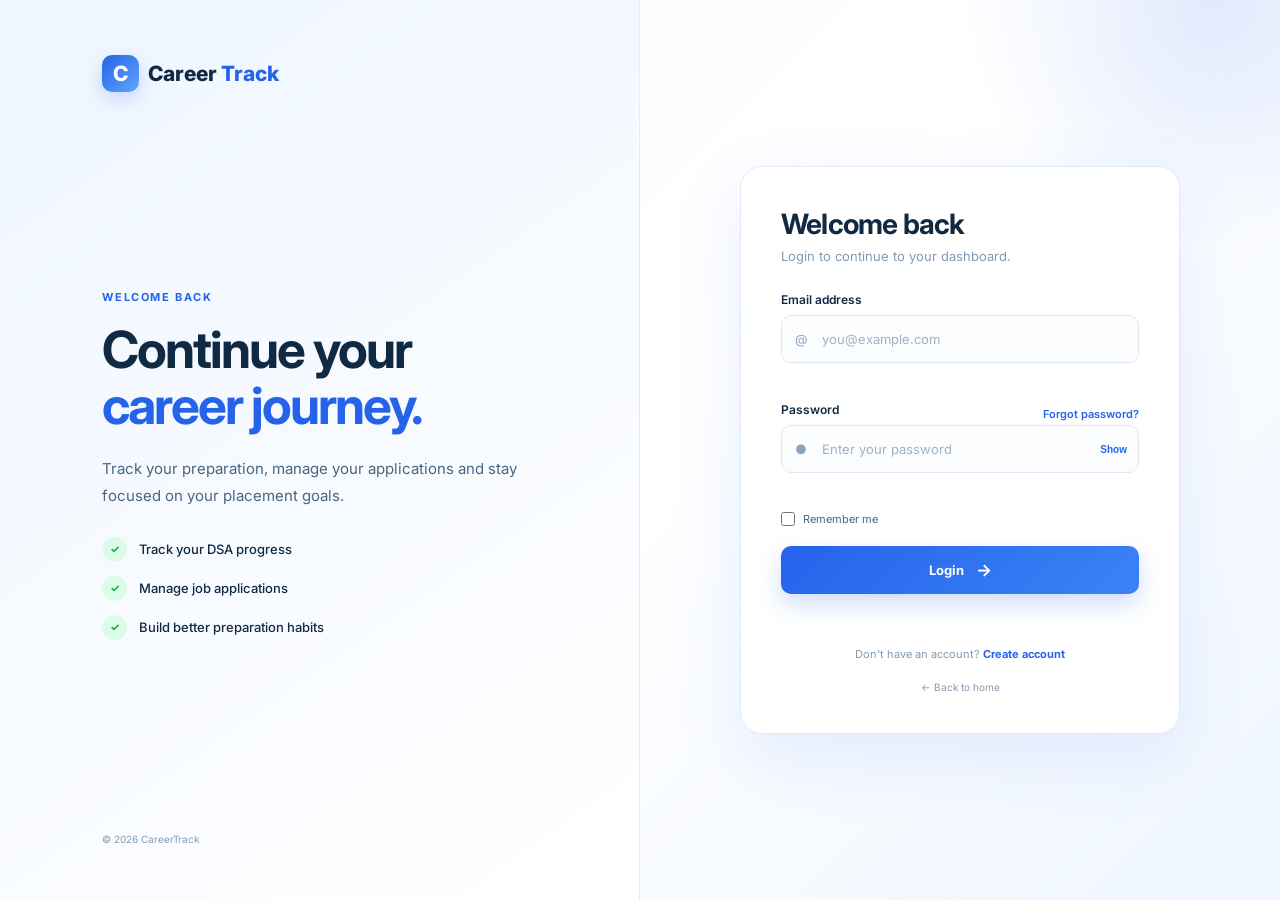
<file: frontend/login.html>
<!DOCTYPE html>
<html lang="en">

<head>

    <meta charset="UTF-8">

    <meta name="viewport"
          content="width=device-width, initial-scale=1.0">

    <meta name="description"
          content="Login to CareerTrack">

    <title>Login | CareerTrack</title>

    <link rel="preconnect"
          href="https://fonts.googleapis.com">

    <link rel="preconnect"
          href="https://fonts.gstatic.com"
          crossorigin>

    <link href="https://fonts.googleapis.com/css2?family=Inter:wght@400;500;600;700;800&display=swap"
          rel="stylesheet">

    <link rel="stylesheet"
          href="css/auth.css">

</head>


<body>

    <!-- Background decoration -->

    <div class="background-decoration decoration-one"></div>

    <div class="background-decoration decoration-two"></div>


    <!-- Main authentication container -->

    <main class="auth-page">


        <!-- Left side -->

        <section class="auth-info">

            <a href="index.html"
               class="logo">

                <span class="logo-icon">
                    C
                </span>

                <span>
                    Career<span class="logo-highlight">
                        Track
                    </span>
                </span>

            </a>


            <div class="info-content">

                <span class="info-tag">
                    WELCOME BACK
                </span>

                <h1>
                    Continue your
                    <span>career journey.</span>
                </h1>

                <p>
                    Track your preparation, manage your applications
                    and stay focused on your placement goals.
                </p>


                <div class="info-points">

                    <div class="info-point">

                        <span class="point-icon">
                            ✓
                        </span>

                        <span>
                            Track your DSA progress
                        </span>

                    </div>


                    <div class="info-point">

                        <span class="point-icon">
                            ✓
                        </span>

                        <span>
                            Manage job applications
                        </span>

                    </div>


                    <div class="info-point">

                        <span class="point-icon">
                            ✓
                        </span>

                        <span>
                            Build better preparation habits
                        </span>

                    </div>

                </div>

            </div>


            <p class="copyright">
                © 2026 CareerTrack
            </p>

        </section>


        <!-- Right side -->

        <section class="auth-card-section">

            <div class="auth-card">


                <div class="auth-header">

                    <div class="mobile-logo">

                        <span class="logo-icon">
                            C
                        </span>

                        <span>
                            Career<span class="logo-highlight">
                                Track
                            </span>
                        </span>

                    </div>


                    <h2>
                        Welcome back
                    </h2>

                    <p>
                        Login to continue to your dashboard.
                    </p>

                </div>


                <!-- Login form -->

                <form id="loginForm"
                      novalidate>


                    <!-- Email -->

                    <div class="form-group">

                        <label for="loginEmail">
                            Email address
                        </label>

                        <div class="input-wrapper">

                            <span class="input-icon">
                                @
                            </span>

                            <input
                                type="email"
                                id="loginEmail"
                                name="email"
                                placeholder="you@example.com"
                                autocomplete="email"
                            >

                        </div>

                        <small class="error-message"
                               id="loginEmailError">
                        </small>

                    </div>


                    <!-- Password -->

                    <div class="form-group">

                        <div class="label-row">

                            <label for="loginPassword">
                                Password
                            </label>

                            <a href="#"
                               class="forgot-link">
                                Forgot password?
                            </a>

                        </div>


                        <div class="input-wrapper">

                            <span class="input-icon">
                                ●
                            </span>

                            <input
                                type="password"
                                id="loginPassword"
                                name="password"
                                placeholder="Enter your password"
                                autocomplete="current-password"
                            >

                            <button
                                type="button"
                                class="password-toggle"
                                data-target="loginPassword"
                                aria-label="Show password">

                                Show

                            </button>

                        </div>

                        <small class="error-message"
                               id="loginPasswordError">
                        </small>

                    </div>


                    <!-- Remember -->

                    <div class="remember-row">

                        <label class="checkbox-label">

                            <input
                                type="checkbox"
                                id="rememberMe"
                            >

                            <span>
                                Remember me
                            </span>

                        </label>

                    </div>


                    <!-- Submit -->

                    <button
                        type="submit"
                        class="auth-button">

                        Login

                        <span>
                            →
                        </span>

                    </button>


                    <!-- Form status -->

                    <div
                        class="form-status"
                        id="loginStatus">
                    </div>

                </form>


                <!-- Register link -->

                <div class="auth-switch">

                    Don't have an account?

                    <a href="register.html">
                        Create account
                    </a>

                </div>


                <a href="index.html"
                   class="back-home">

                    ← Back to home

                </a>

            </div>

        </section>

    </main>


    <script src="js/auth.js"></script>

</body>

</html>
</file>
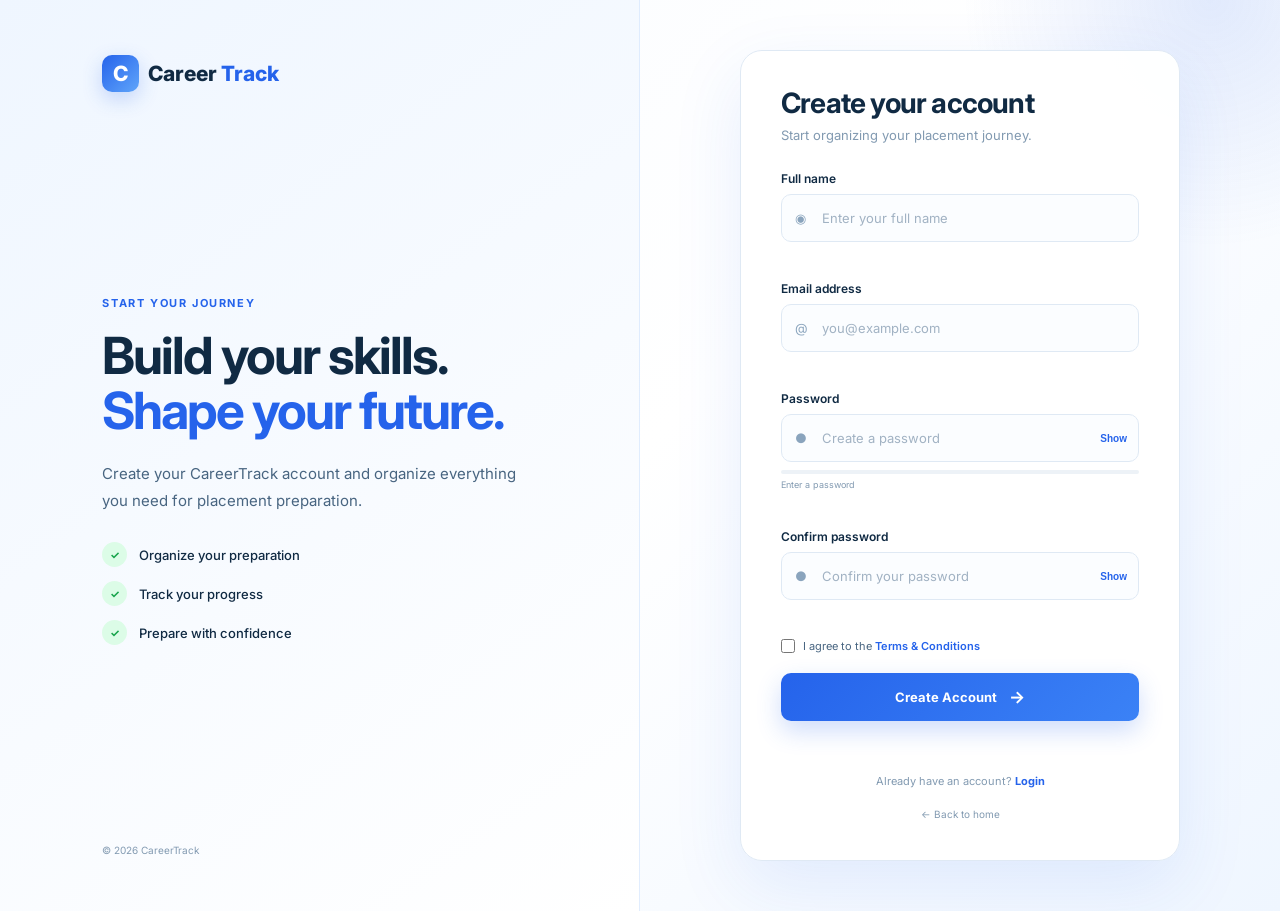
<file: frontend/register.html>
<!DOCTYPE html>
<html lang="en">

<head>

    <meta charset="UTF-8">

    <meta name="viewport"
          content="width=device-width, initial-scale=1.0">

    <meta name="description"
          content="Create your CareerTrack account">

    <title>Create Account | CareerTrack</title>

    <link rel="preconnect"
          href="https://fonts.googleapis.com">

    <link rel="preconnect"
          href="https://fonts.gstatic.com"
          crossorigin>

    <link href="https://fonts.googleapis.com/css2?family=Inter:wght@400;500;600;700;800&display=swap"
          rel="stylesheet">

    <link rel="stylesheet"
          href="css/auth.css">

</head>


<body>

    <!-- Background decoration -->

    <div class="background-decoration decoration-one"></div>

    <div class="background-decoration decoration-two"></div>


    <main class="auth-page">


        <!-- Left section -->

        <section class="auth-info">

            <a href="index.html"
               class="logo">

                <span class="logo-icon">
                    C
                </span>

                <span>
                    Career<span class="logo-highlight">
                        Track
                    </span>
                </span>

            </a>


            <div class="info-content">

                <span class="info-tag">
                    START YOUR JOURNEY
                </span>

                <h1>
                    Build your skills.
                    <span>Shape your future.</span>
                </h1>

                <p>
                    Create your CareerTrack account and organize
                    everything you need for placement preparation.
                </p>


                <div class="info-points">

                    <div class="info-point">

                        <span class="point-icon">
                            ✓
                        </span>

                        <span>
                            Organize your preparation
                        </span>

                    </div>


                    <div class="info-point">

                        <span class="point-icon">
                            ✓
                        </span>

                        <span>
                            Track your progress
                        </span>

                    </div>


                    <div class="info-point">

                        <span class="point-icon">
                            ✓
                        </span>

                        <span>
                            Prepare with confidence
                        </span>

                    </div>

                </div>

            </div>


            <p class="copyright">
                © 2026 CareerTrack
            </p>

        </section>


        <!-- Registration section -->

        <section class="auth-card-section">

            <div class="auth-card register-card">


                <div class="auth-header">

                    <div class="mobile-logo">

                        <span class="logo-icon">
                            C
                        </span>

                        <span>
                            Career<span class="logo-highlight">
                                Track
                            </span>
                        </span>

                    </div>


                    <h2>
                        Create your account
                    </h2>

                    <p>
                        Start organizing your placement journey.
                    </p>

                </div>


                <form id="registerForm"
                      novalidate>


                    <!-- Full Name -->

                    <div class="form-group">

                        <label for="registerName">
                            Full name
                        </label>

                        <div class="input-wrapper">

                            <span class="input-icon">
                                ◉
                            </span>

                            <input
                                type="text"
                                id="registerName"
                                name="name"
                                placeholder="Enter your full name"
                                autocomplete="name"
                            >

                        </div>

                        <small
                            class="error-message"
                            id="registerNameError">
                        </small>

                    </div>


                    <!-- Email -->

                    <div class="form-group">

                        <label for="registerEmail">
                            Email address
                        </label>

                        <div class="input-wrapper">

                            <span class="input-icon">
                                @
                            </span>

                            <input
                                type="email"
                                id="registerEmail"
                                name="email"
                                placeholder="you@example.com"
                                autocomplete="email"
                            >

                        </div>

                        <small
                            class="error-message"
                            id="registerEmailError">
                        </small>

                    </div>


                    <!-- Password -->

                    <div class="form-group">

                        <label for="registerPassword">
                            Password
                        </label>

                        <div class="input-wrapper">

                            <span class="input-icon">
                                ●
                            </span>

                            <input
                                type="password"
                                id="registerPassword"
                                name="password"
                                placeholder="Create a password"
                                autocomplete="new-password"
                            >

                            <button
                                type="button"
                                class="password-toggle"
                                data-target="registerPassword"
                                aria-label="Show password">

                                Show

                            </button>

                        </div>


                        <!-- Password strength -->

                        <div class="password-strength">

                            <div class="strength-bar">

                                <span id="strengthFill"></span>

                            </div>

                            <span id="strengthText">
                                Enter a password
                            </span>

                        </div>


                        <small
                            class="error-message"
                            id="registerPasswordError">
                        </small>

                    </div>


                    <!-- Confirm password -->

                    <div class="form-group">

                        <label for="confirmPassword">
                            Confirm password
                        </label>

                        <div class="input-wrapper">

                            <span class="input-icon">
                                ●
                            </span>

                            <input
                                type="password"
                                id="confirmPassword"
                                name="confirmPassword"
                                placeholder="Confirm your password"
                                autocomplete="new-password"
                            >

                            <button
                                type="button"
                                class="password-toggle"
                                data-target="confirmPassword"
                                aria-label="Show password">

                                Show

                            </button>

                        </div>

                        <small
                            class="error-message"
                            id="confirmPasswordError">
                        </small>

                    </div>


                    <!-- Terms -->

                    <div class="terms-row">

                        <label class="checkbox-label">

                            <input
                                type="checkbox"
                                id="terms"
                            >

                            <span>
                                I agree to the
                                <a href="#">
                                    Terms & Conditions
                                </a>
                            </span>

                        </label>

                    </div>


                    <!-- Submit -->

                    <button
                        type="submit"
                        class="auth-button">

                        Create Account

                        <span>
                            →
                        </span>

                    </button>


                    <div
                        class="form-status"
                        id="registerStatus">
                    </div>

                </form>


                <!-- Login link -->

                <div class="auth-switch">

                    Already have an account?

                    <a href="login.html">
                        Login
                    </a>

                </div>


                <a href="index.html"
                   class="back-home">

                    ← Back to home

                </a>

            </div>

        </section>

    </main>


    <script src="js/auth.js"></script>

</body>

</html>
</file>
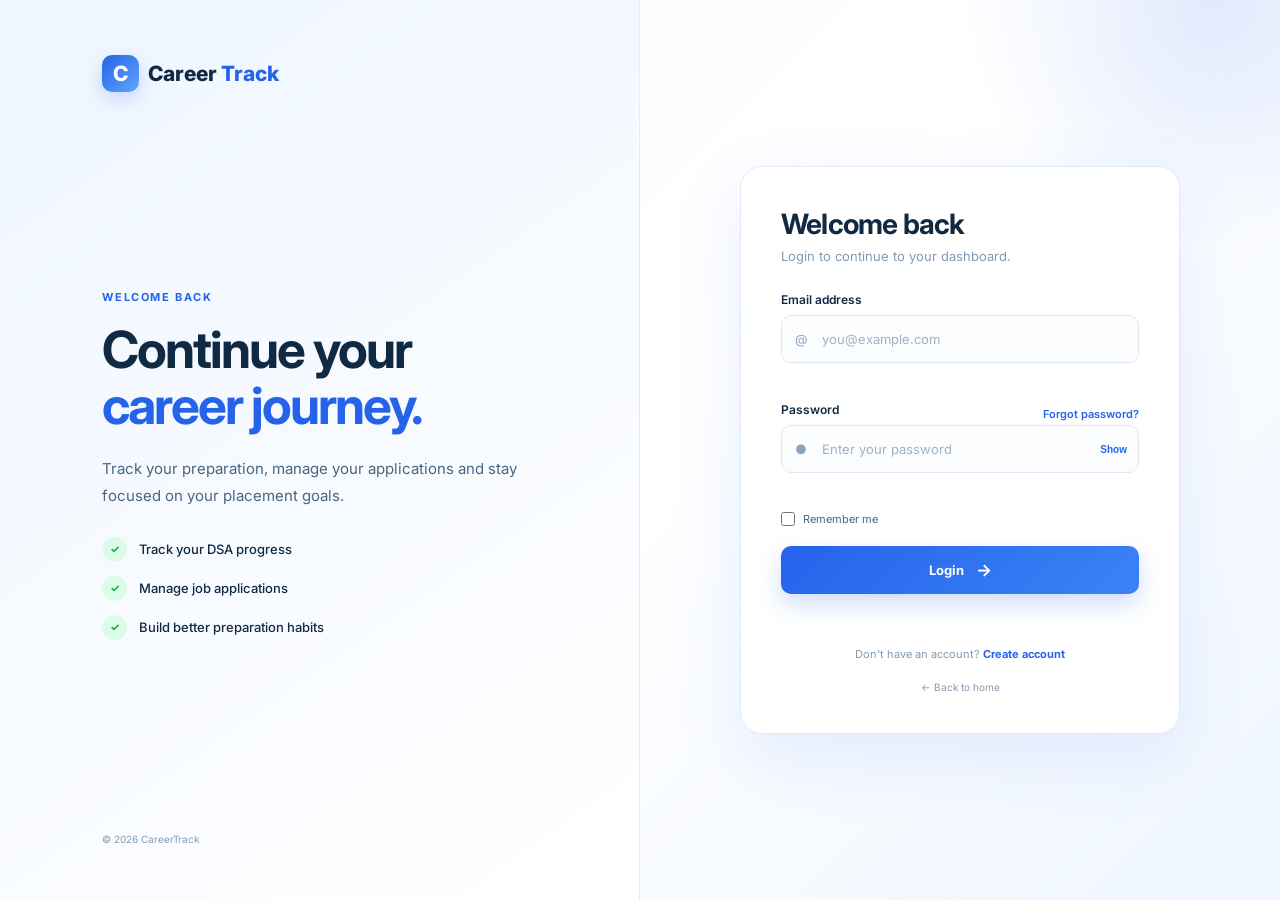
<file: frontend/skills.html>
<!DOCTYPE html>
<html lang="en">

<head>

    <meta charset="UTF-8">

    <meta name="viewport"
          content="width=device-width, initial-scale=1.0">

    <title>CareerTrack - Skills Tracker</title>

    <link rel="stylesheet" href="css/skills.css">

</head>

<body>

    <!-- ================= SIDEBAR ================= -->

    <aside class="sidebar">

        <div class="logo">
            <span>Career</span>Track
        </div>

        <nav>

            <a href="dashboard.html">
                📊 Dashboard
            </a>

            <a href="dsa.html">
                🧠 DSA Tracker
            </a>

            <a href="jobs.html">
                💼 Job Tracker
            </a>

            <a href="skills.html" class="active">
                🛠️ Skills
            </a>

            <a href="study.html">
                📚 Study Planner
            </a>

        </nav>

        <a href="login.html" class="logout">
            🚪 Logout
        </a>

    </aside>


    <!-- ================= MAIN ================= -->

    <main class="main">

        <header class="topbar">

            <div>

                <h2>Skills Tracker</h2>

                <p>
                    Track your technical skills and placement readiness.
                </p>

            </div>


            <div class="profile">

                <div class="avatar" id="profileAvatar">
                    N
                </div>

                <div>

                    <strong id="profileName">
                        Student
                    </strong>

                    <small>
                        Student
                    </small>

                </div>

            </div>

        </header>


        <!-- ================= CONTENT ================= -->

        <section class="content">

            <div class="page-header">

                <div>

                    <span class="tag">
                        TECHNICAL SKILLS
                    </span>

                    <h1>
                        Build skills that move your career forward 🚀
                    </h1>

                    <p>
                        Track what you know, improve what you don't,
                        and prepare for placements.
                    </p>

                </div>


                <button
                    type="button"
                    class="add-btn"
                    id="openModal">

                    + Add Skill

                </button>

            </div>


            <!-- ================= STATS ================= -->

            <div class="stats-grid">

                <div class="stat-card">

                    <div class="icon blue">
                        🛠️
                    </div>

                    <div>

                        <p>Total Skills</p>

                        <h2 id="totalSkills">0</h2>

                    </div>

                </div>


                <div class="stat-card">

                    <div class="icon green">
                        ⭐
                    </div>

                    <div>

                        <p>Advanced</p>

                        <h2 id="advancedSkills">0</h2>

                    </div>

                </div>


                <div class="stat-card">

                    <div class="icon orange">
                        📚
                    </div>

                    <div>

                        <p>Learning</p>

                        <h2 id="learningSkills">0</h2>

                    </div>

                </div>


                <div class="stat-card">

                    <div class="icon purple">
                        📈
                    </div>

                    <div>

                        <p>Overall Progress</p>

                        <h2 id="overallProgress">0%</h2>

                    </div>

                </div>

            </div>


            <!-- ================= OVERALL PROGRESS ================= -->

            <div class="card overall-card">

                <div class="overall-header">

                    <div>

                        <h2>
                            Overall Skill Progress
                        </h2>

                        <p>
                            Your average progress across all tracked skills.
                        </p>

                    </div>

                    <div
                        class="overall-number"
                        id="overallNumber">

                        0%

                    </div>

                </div>


                <div class="progress-track">

                    <div
                        class="progress-fill"
                        id="overallFill">
                    </div>

                </div>

            </div>


            <!-- ================= SKILLS ================= -->

            <div class="card">

                <div class="filter-header">

                    <div>

                        <h2>
                            My Skills
                        </h2>

                        <p>
                            Search and manage your technical skills.
                        </p>

                    </div>


                    <input
                        type="text"
                        id="searchInput"
                        placeholder="🔎 Search skills...">

                </div>


                <div class="filters">

                    <button
                        type="button"
                        class="filter active"
                        data-filter="All">

                        All

                    </button>


                    <button
                        type="button"
                        class="filter"
                        data-filter="Advanced">

                        Advanced

                    </button>


                    <button
                        type="button"
                        class="filter"
                        data-filter="Intermediate">

                        Intermediate

                    </button>


                    <button
                        type="button"
                        class="filter"
                        data-filter="Beginner">

                        Beginner

                    </button>

                </div>


                <div
                    id="skillList"
                    class="skill-list">
                </div>

            </div>

        </section>

    </main>


    <!-- ================= MODAL ================= -->

    <div
        class="modal"
        id="modal">

        <div class="modal-box">

            <button
                type="button"
                class="close-btn"
                id="closeModal">

                ×

            </button>


            <h2>
                Add Skill
            </h2>

            <p>
                Add a technical skill to your tracker.
            </p>


            <form id="skillForm">

                <label>
                    Skill Name
                </label>

                <input
                    type="text"
                    id="skillName"
                    placeholder="Example: Java"
                    required>


                <label>
                    Category
                </label>

                <select id="skillCategory">

                    <option value="Programming">
                        Programming
                    </option>

                    <option value="Web Development">
                        Web Development
                    </option>

                    <option value="Database">
                        Database
                    </option>

                    <option value="Tools">
                        Tools
                    </option>

                    <option value="Other">
                        Other
                    </option>

                </select>


                <label>

                    Progress:
                    <span id="progressValue">50</span>%

                </label>


                <input
                    type="range"
                    id="skillProgress"
                    min="0"
                    max="100"
                    value="50"
                    oninput="
                        document.getElementById('progressValue').textContent = this.value;
                    ">


                <button
                    type="submit"
                    class="save-btn">

                    Add Skill

                </button>

            </form>

        </div>

    </div>


    <!-- =====================================================
         ALL SKILLS JAVASCRIPT
         ===================================================== -->

    <script>

        document.addEventListener(
            "DOMContentLoaded",
            function () {


                // ================= USER =================

                const storedUser =
                    localStorage.getItem(
                        "careerTrackUser"
                    );


                if (!storedUser) {

                    window.location.href =
                        "login.html";

                    return;

                }


                const currentUser =
                    JSON.parse(storedUser);


                // ================= PROFILE =================

                const profileName =
                    document.getElementById(
                        "profileName"
                    );


                const profileAvatar =
                    document.getElementById(
                        "profileAvatar"
                    );


                if (profileName) {

                    profileName.textContent =
                        currentUser.name;

                }


                if (profileAvatar) {

                    profileAvatar.textContent =
                        currentUser.name
                            .charAt(0)
                            .toUpperCase();

                }


                // ================= STORAGE =================

                const storageKey =
                    "careerTrackSkills_" +
                    currentUser.id;


                // ================= ELEMENTS =================

                const skillList =
                    document.getElementById(
                        "skillList"
                    );


                const totalSkills =
                    document.getElementById(
                        "totalSkills"
                    );


                const advancedSkills =
                    document.getElementById(
                        "advancedSkills"
                    );


                const learningSkills =
                    document.getElementById(
                        "learningSkills"
                    );


                const overallProgress =
                    document.getElementById(
                        "overallProgress"
                    );


                const overallNumber =
                    document.getElementById(
                        "overallNumber"
                    );


                const overallFill =
                    document.getElementById(
                        "overallFill"
                    );


                const searchInput =
                    document.getElementById(
                        "searchInput"
                    );


                const modal =
                    document.getElementById(
                        "modal"
                    );


                const openModal =
                    document.getElementById(
                        "openModal"
                    );


                const closeModal =
                    document.getElementById(
                        "closeModal"
                    );


                const skillForm =
                    document.getElementById(
                        "skillForm"
                    );


                const skillName =
                    document.getElementById(
                        "skillName"
                    );


                const skillCategory =
                    document.getElementById(
                        "skillCategory"
                    );


                const skillProgress =
                    document.getElementById(
                        "skillProgress"
                    );


                const progressValue =
                    document.getElementById(
                        "progressValue"
                    );


                const filters =
                    document.querySelectorAll(
                        ".filter"
                    );


                let currentFilter =
                    "All";


                // ================= LOAD =================

                let skills =
                    JSON.parse(
                        localStorage.getItem(
                            storageKey
                        )
                    ) || [];


                // ================= LEVEL =================

                function getLevel(progress) {

                    if (progress >= 80) {

                        return "Advanced";

                    }

                    if (progress >= 50) {

                        return "Intermediate";

                    }

                    return "Beginner";

                }


                // ================= ICON =================

                function getIcon(category) {

                    if (
                        category ===
                        "Programming"
                    ) {
                        return "💻";
                    }

                    if (
                        category ===
                        "Web Development"
                    ) {
                        return "🌐";
                    }

                    if (
                        category ===
                        "Database"
                    ) {
                        return "🗄️";
                    }

                    if (
                        category ===
                        "Tools"
                    ) {
                        return "🛠️";
                    }

                    return "⭐";

                }


                // ================= SAVE =================

                function saveSkills() {

                    localStorage.setItem(
                        storageKey,
                        JSON.stringify(
                            skills
                        )
                    );

                }


                // ================= STATS =================

                function updateStats() {

                    const total =
                        skills.length;


                    const advanced =
                        skills.filter(
                            function (skill) {

                                return (
                                    getLevel(
                                        Number(
                                            skill.progress
                                        )
                                    ) ===
                                    "Advanced"
                                );

                            }
                        ).length;


                    const learning =
                        skills.filter(
                            function (skill) {

                                return Number(
                                    skill.progress
                                ) < 80;

                            }
                        ).length;


                    let average = 0;


                    if (total > 0) {

                        let sum = 0;


                        skills.forEach(
                            function (skill) {

                                sum += Number(
                                    skill.progress
                                );

                            }
                        );


                        average =
                            Math.round(
                                sum / total
                            );

                    }


                    totalSkills.textContent =
                        total;


                    advancedSkills.textContent =
                        advanced;


                    learningSkills.textContent =
                        learning;


                    overallProgress.textContent =
                        average + "%";


                    overallNumber.textContent =
                        average + "%";


                    overallFill.style.width =
                        average + "%";

                }


                // ================= DISPLAY =================

                function displaySkills() {

                    const search =
                        searchInput.value
                            .toLowerCase()
                            .trim();


                    const filtered =
                        skills.filter(
                            function (skill) {

                                const name =
                                    skill.name
                                        .toLowerCase();


                                const level =
                                    getLevel(
                                        Number(
                                            skill.progress
                                        )
                                    );


                                return (
                                    name.includes(
                                        search
                                    ) &&
                                    (
                                        currentFilter ===
                                        "All" ||
                                        currentFilter ===
                                        level
                                    )
                                );

                            }
                        );


                    skillList.innerHTML =
                        "";


                    if (
                        filtered.length === 0
                    ) {

                        skillList.innerHTML = `

                            <div class="empty">

                                No skills found.

                            </div>

                        `;

                        return;

                    }


                    filtered.forEach(
                        function (skill) {


                            const level =
                                getLevel(
                                    Number(
                                        skill.progress
                                    )
                                );


                            const element =
                                document.createElement(
                                    "div"
                                );


                            element.className =
                                "skill";


                            element.innerHTML = `

                                <div class="skill-top">

                                    <div class="skill-info">

                                        <div class="skill-icon">
                                            ${getIcon(skill.category)}
                                        </div>

                                        <div>

                                            <div class="skill-name">
                                                ${skill.name}
                                            </div>

                                            <div class="skill-category">
                                                ${skill.category}
                                            </div>

                                        </div>

                                    </div>


                                    <div class="skill-percentage">
                                        ${skill.progress}%
                                    </div>

                                </div>


                                <div class="skill-progress">

                                    <div
                                        class="skill-progress-fill"
                                        style="width:${skill.progress}%">
                                    </div>

                                </div>


                                <div class="skill-bottom">

                                    <span class="level ${level}">
                                        ${level}
                                    </span>


                                    <div class="skill-actions">

                                        <button
                                            type="button"
                                            class="edit-btn"
                                            data-id="${skill.id}">

                                            ✏️ Edit

                                        </button>


                                        <button
                                            type="button"
                                            class="delete-btn"
                                            data-id="${skill.id}">

                                            🗑️ Delete

                                        </button>

                                    </div>

                                </div>

                            `;


                            skillList.appendChild(
                                element
                            );

                        }
                    );


                    // ================= EDIT =================

                    document
                        .querySelectorAll(
                            ".edit-btn"
                        )
                        .forEach(
                            function (button) {

                                button.addEventListener(
                                    "click",
                                    function () {

                                        const id =
                                            Number(
                                                button.dataset.id
                                            );


                                        const skill =
                                            skills.find(
                                                function (
                                                    item
                                                ) {

                                                    return (
                                                        item.id ===
                                                        id
                                                    );

                                                }
                                            );


                                        if (!skill) {
                                            return;
                                        }


                                        const value =
                                            prompt(
                                                "Enter progress (0-100):",
                                                skill.progress
                                            );


                                        if (
                                            value ===
                                            null
                                        ) {
                                            return;
                                        }


                                        const progress =
                                            Number(
                                                value
                                            );


                                        if (
                                            isNaN(
                                                progress
                                            ) ||
                                            progress <
                                            0 ||
                                            progress >
                                            100
                                        ) {

                                            alert(
                                                "Enter a value between 0 and 100."
                                            );

                                            return;

                                        }


                                        skill.progress =
                                            progress;


                                        saveSkills();

                                        updateStats();

                                        displaySkills();

                                    }
                                );

                            }
                        );


                    // ================= DELETE =================

                    document
                        .querySelectorAll(
                            ".delete-btn"
                        )
                        .forEach(
                            function (button) {

                                button.addEventListener(
                                    "click",
                                    function () {

                                        const id =
                                            Number(
                                                button.dataset.id
                                            );


                                        const skill =
                                            skills.find(
                                                function (
                                                    item
                                                ) {

                                                    return (
                                                        item.id ===
                                                        id
                                                    );

                                                }
                                            );


                                        if (!skill) {
                                            return;
                                        }


                                        if (
                                            !confirm(
                                                "Delete " +
                                                skill.name +
                                                "?"
                                            )
                                        ) {
                                            return;
                                        }


                                        skills =
                                            skills.filter(
                                                function (
                                                    item
                                                ) {

                                                    return (
                                                        item.id !==
                                                        id
                                                    );

                                                }
                                            );


                                        saveSkills();

                                        updateStats();

                                        displaySkills();

                                    }
                                );

                            }
                        );

                }


                // ================= ADD MODAL =================

                openModal.addEventListener(
                    "click",
                    function () {

                        modal.classList.add(
                            "show"
                        );

                        skillForm.reset();

                        skillProgress.value =
                            50;

                        progressValue.textContent =
                            "50";

                    }
                );


                closeModal.addEventListener(
                    "click",
                    function () {

                        modal.classList.remove(
                            "show"
                        );

                    }
                );


                modal.addEventListener(
                    "click",
                    function (event) {

                        if (
                            event.target ===
                            modal
                        ) {

                            modal.classList.remove(
                                "show"
                            );

                        }

                    }
                );


                // ================= ADD SKILL =================

                skillForm.addEventListener(
                    "submit",
                    function (event) {

                        event.preventDefault();


                        const name =
                            skillName.value
                                .trim();


                        const category =
                            skillCategory.value;


                        const progress =
                            Number(
                                skillProgress.value
                            );


                        if (!name) {

                            alert(
                                "Please enter a skill name."
                            );

                            return;

                        }


                        skills.push({

                            id: Date.now(),

                            name: name,

                            category: category,

                            progress: progress

                        });


                        saveSkills();

                        updateStats();

                        displaySkills();


                        skillForm.reset();


                        skillProgress.value =
                            50;


                        progressValue.textContent =
                            "50";


                        modal.classList.remove(
                            "show"
                        );

                    }
                );


                // ================= SEARCH =================

                searchInput.addEventListener(
                    "input",
                    displaySkills
                );


                // ================= FILTER =================

                filters.forEach(
                    function (filter) {

                        filter.addEventListener(
                            "click",
                            function () {

                                filters.forEach(
                                    function (item) {

                                        item.classList.remove(
                                            "active"
                                        );

                                    }
                                );


                                filter.classList.add(
                                    "active"
                                );


                                currentFilter =
                                    filter.dataset.filter;


                                displaySkills();

                            }
                        );

                    }
                );


                // ================= INITIAL =================

                updateStats();

                displaySkills();


                console.log(
                    "CareerTrack Skills loaded successfully"
                );

            }
        );

    </script>

</body>

</html>
</file>
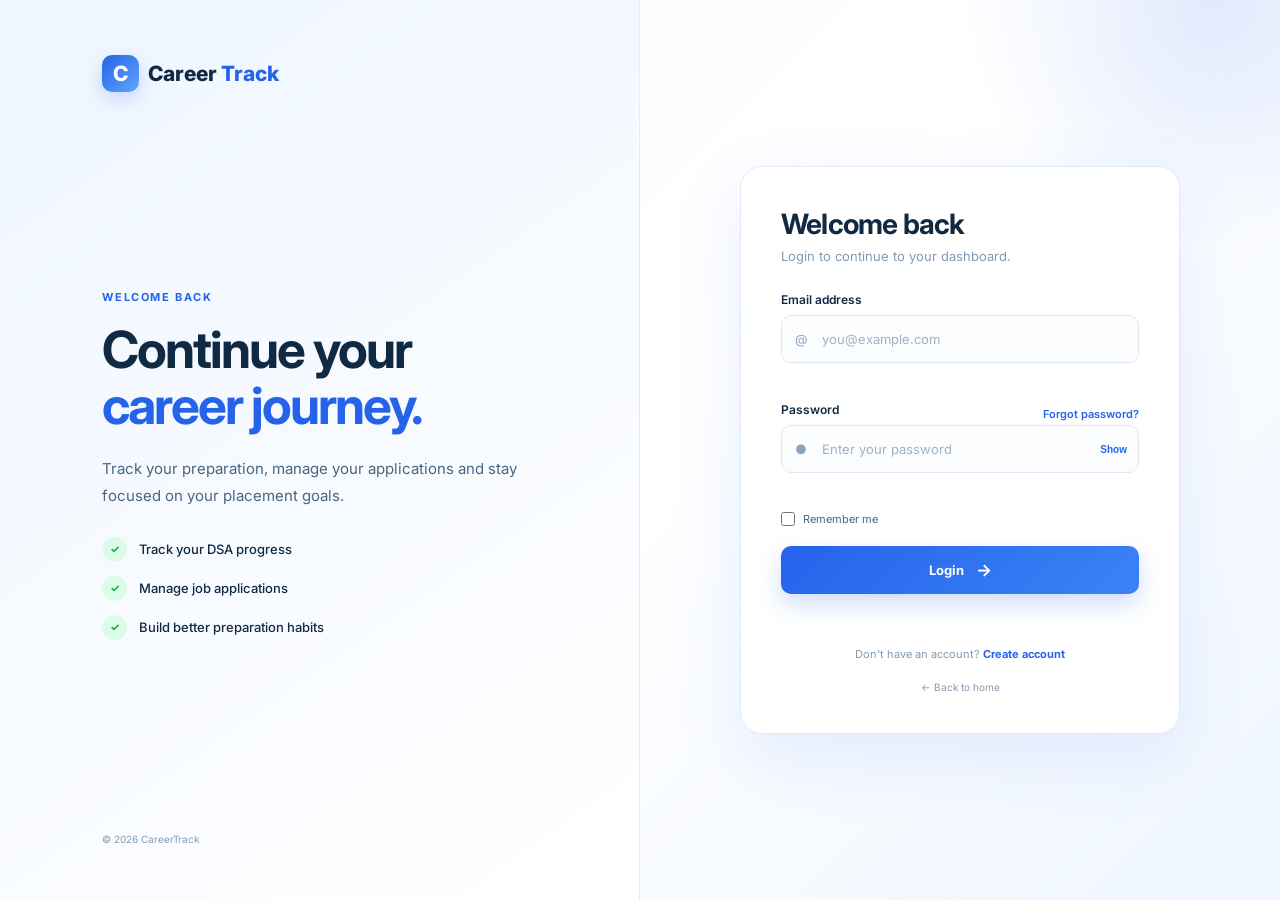
<file: frontend/study.html>
<!DOCTYPE html>
<html lang="en">

<head>
    <meta charset="UTF-8">
    <meta name="viewport" content="width=device-width, initial-scale=1.0">

    <title>CareerTrack - Study Planner</title>

    <link rel="stylesheet" href="css/study.css">
</head>

<body>

    <!-- ================= SIDEBAR ================= -->

    <aside class="sidebar">

        <div class="logo">
            <span>Career</span>Track
        </div>

        <nav>

            <a href="dashboard.html">
                📊 <span>Dashboard</span>
            </a>

            <a href="dsa.html">
                🧠 <span>DSA Tracker</span>
            </a>

            <a href="jobs.html">
                💼 <span>Job Tracker</span>
            </a>

            <a href="skills.html">
                🛠️ <span>Skills</span>
            </a>

            <a href="study.html" class="active">
                📚 <span>Study Planner</span>
            </a>

        </nav>

        <a href="login.html" class="logout">
            🚪 <span>Logout</span>
        </a>

    </aside>


    <!-- ================= MAIN ================= -->

    <main class="main">

        <!-- ================= TOPBAR ================= -->

        <header class="topbar">

            <div class="topbar-left">

                <h2>Study Planner</h2>

                <p>
                    Organize your daily learning and placement preparation.
                </p>

            </div>


            <div class="profile">

                <div class="avatar" id="profileAvatar">
                    N
                </div>

                <div class="profile-info">

                    <strong id="profileName">
                        Student
                    </strong>

                    <small>
                        Student
                    </small>

                </div>

            </div>

        </header>


        <!-- ================= CONTENT ================= -->

        <section class="content">


            <!-- ================= PAGE HEADER ================= -->

            <div class="page-header">

                <div class="page-title">

                    <span class="tag">
                        STUDY & PLACEMENT PREPARATION
                    </span>

                    <h1>
                        Plan your learning, one day at a time 📚
                    </h1>

                    <p>
                        Organize DSA, Java, aptitude and other
                        placement preparation tasks.
                    </p>

                </div>


                <button
                    class="add-btn"
                    id="openModal">

                    + Add Task

                </button>

            </div>


            <!-- ================= STATS ================= -->

            <div class="stats-grid">


                <!-- TOTAL -->

                <div class="stat-card">

                    <div class="icon blue">
                        📋
                    </div>

                    <div class="stat-content">

                        <p>Total Tasks</p>

                        <h2 id="totalTasks">
                            0
                        </h2>

                    </div>

                </div>


                <!-- PENDING -->

                <div class="stat-card">

                    <div class="icon orange">
                        ⏳
                    </div>

                    <div class="stat-content">

                        <p>Pending</p>

                        <h2 id="pendingTasks">
                            0
                        </h2>

                    </div>

                </div>


                <!-- COMPLETED -->

                <div class="stat-card">

                    <div class="icon green">
                        ✅
                    </div>

                    <div class="stat-content">

                        <p>Completed</p>

                        <h2 id="completedTasks">
                            0
                        </h2>

                    </div>

                </div>


                <!-- COMPLETION -->

                <div class="stat-card">

                    <div class="icon purple">
                        📈
                    </div>

                    <div class="stat-content">

                        <p>Completion</p>

                        <h2 id="completion">
                            0%
                        </h2>

                    </div>

                </div>

            </div>


            <!-- ================= TODAY'S PROGRESS ================= -->

            <div class="card progress-card">

                <div class="progress-header">

                    <div>

                        <h2>
                            Today's Progress
                        </h2>

                        <p>
                            Complete your planned tasks.
                        </p>

                    </div>

                    <strong id="progressPercent">
                        0%
                    </strong>

                </div>


                <div class="progress-track">

                    <div
                        class="progress-fill"
                        id="progressFill">
                    </div>

                </div>

            </div>


            <!-- ================= STUDY TASKS ================= -->

            <div class="card tasks-card">

                <div class="filter-header">

                    <div>

                        <h2>
                            Study Tasks
                        </h2>

                        <p>
                            Manage your daily learning activities.
                        </p>

                    </div>


                    <input
                        type="text"
                        id="searchInput"
                        placeholder="🔎 Search tasks...">

                </div>


                <!-- FILTERS -->

                <div class="filters">

                    <button
                        class="filter active"
                        data-filter="All">

                        All

                    </button>

                    <button
                        class="filter"
                        data-filter="Pending">

                        Pending

                    </button>

                    <button
                        class="filter"
                        data-filter="Completed">

                        Completed

                    </button>

                </div>


                <!-- TASK LIST -->

                <div
                    id="taskList"
                    class="task-list">
                </div>

            </div>

        </section>

    </main>


    <!-- ================= ADD TASK MODAL ================= -->

    <div
        class="modal"
        id="modal">

        <div class="modal-box">


            <button
                class="close-btn"
                id="closeModal">

                ×

            </button>


            <h2>
                Add Study Task
            </h2>

            <p>
                Create a new learning task.
            </p>


            <form id="taskForm">


                <!-- TASK -->

                <label for="taskName">
                    Task
                </label>

                <input
                    type="text"
                    id="taskName"
                    placeholder="Example: Solve 3 array problems"
                    required>


                <!-- CATEGORY -->

                <label for="taskCategory">
                    Category
                </label>

                <select id="taskCategory">

                    <option value="DSA">
                        DSA
                    </option>

                    <option value="Java">
                        Java
                    </option>

                    <option value="Aptitude">
                        Aptitude
                    </option>

                    <option value="Web Development">
                        Web Development
                    </option>

                    <option value="Placement">
                        Placement
                    </option>

                    <option value="Other">
                        Other
                    </option>

                </select>


                <!-- PRIORITY -->

                <label for="taskPriority">
                    Priority
                </label>

                <select id="taskPriority">

                    <option value="High">
                        High
                    </option>

                    <option value="Medium">
                        Medium
                    </option>

                    <option value="Low">
                        Low
                    </option>

                </select>


                <!-- DATE -->

                <label for="taskDate">
                    Due Date
                </label>

                <input
                    type="date"
                    id="taskDate"
                    required>


                <!-- SUBMIT -->

                <button
                    type="submit"
                    class="save-btn">

                    Add Task

                </button>

            </form>

        </div>

    </div>


    <!-- ================= JAVASCRIPT ================= -->

    <script src="js/user.js"></script>
    <script src="js/study.js"></script>

</body>

</html>
</file>
<file: frontend/css/style.css>
/* =====================================================
   CAREERTRACK
   Main Stylesheet
   Blue + White Theme
   ===================================================== */


/* ================= RESET ================= */

* {
    margin: 0;
    padding: 0;
    box-sizing: border-box;
}

html {
    scroll-behavior: smooth;
}

body {
    font-family: "Inter", sans-serif;
    background: #ffffff;
    color: #102a43;
    line-height: 1.6;
    overflow-x: hidden;
}

a {
    text-decoration: none;
    color: inherit;
}

button {
    font-family: inherit;
}


/* ================= VARIABLES ================= */

:root {

    --primary: #2563eb;

    --primary-dark: #1d4ed8;

    --primary-light: #eff6ff;

    --blue-soft: #dbeafe;

    --text-dark: #102a43;

    --text: #486581;

    --text-light: #829ab1;

    --white: #ffffff;

    --border: #e5edf7;

    --background: #f8fbff;

    --shadow:
        0 15px 40px rgba(37, 99, 235, 0.10);

    --radius: 18px;
}


/* ================= CONTAINER ================= */

.container {
    width: min(1120px, 92%);
    margin: 0 auto;
}


/* ================= NAVBAR ================= */

.navbar {
    position: fixed;
    top: 0;
    left: 0;
    width: 100%;
    z-index: 1000;

    background: rgba(255, 255, 255, 0.88);

    backdrop-filter: blur(15px);

    border-bottom:
        1px solid rgba(229, 237, 247, 0.8);

    transition: 0.3s ease;
}

.navbar.scrolled {
    box-shadow:
        0 8px 30px rgba(15, 70, 130, 0.08);
}

.nav-container {
    height: 76px;

    display: flex;
    align-items: center;
    justify-content: space-between;
}


/* ================= LOGO ================= */

.logo {
    display: flex;
    align-items: center;
    gap: 9px;

    font-size: 21px;
    font-weight: 800;

    color: var(--text-dark);
}

.logo-icon {
    width: 36px;
    height: 36px;

    display: grid;
    place-items: center;

    border-radius: 10px;

    background: linear-gradient(
        135deg,
        #2563eb,
        #60a5fa
    );

    color: white;

    box-shadow:
        0 6px 18px rgba(37, 99, 235, 0.25);
}

.logo-highlight {
    color: var(--primary);
}


/* ================= NAV LINKS ================= */

.nav-links {
    display: flex;
    gap: 34px;
}

.nav-links a {
    color: var(--text);

    font-size: 14px;
    font-weight: 500;

    position: relative;

    transition: 0.3s ease;
}

.nav-links a:hover,
.nav-links a.active {
    color: var(--primary);
}

.nav-links a::after {
    content: "";

    position: absolute;

    width: 0;
    height: 2px;

    bottom: -8px;
    left: 50%;

    background: var(--primary);

    transition: 0.3s ease;
}

.nav-links a:hover::after,
.nav-links a.active::after {
    width: 100%;
    left: 0;
}


/* ================= NAV BUTTONS ================= */

.nav-buttons {
    display: flex;
    align-items: center;
    gap: 14px;
}

.login-btn {
    font-size: 14px;
    font-weight: 600;

    color: var(--text);
}

.login-btn:hover {
    color: var(--primary);
}

.signup-btn {
    padding: 10px 18px;

    border-radius: 10px;

    background: var(--primary);
    color: white;

    font-size: 13px;
    font-weight: 600;

    transition: 0.3s ease;

    box-shadow:
        0 6px 16px rgba(37, 99, 235, 0.20);
}

.signup-btn:hover {
    background: var(--primary-dark);

    transform: translateY(-2px);

    box-shadow:
        0 10px 22px rgba(37, 99, 235, 0.25);
}


/* ================= MOBILE MENU ================= */

.menu-btn {
    display: none;

    border: none;
    background: none;

    font-size: 25px;
    cursor: pointer;

    color: var(--text-dark);
}


/* ================= HERO ================= */

.hero {
    min-height: 100vh;

    padding-top: 76px;

    position: relative;

    display: flex;
    align-items: center;

    background:
        linear-gradient(
            135deg,
            #ffffff 0%,
            #f8fbff 50%,
            #eff6ff 100%
        );

    overflow: hidden;
}

.hero-background {
    position: absolute;

    width: 500px;
    height: 500px;

    right: -180px;
    top: 80px;

    background:
        radial-gradient(
            circle,
            rgba(59, 130, 246, 0.14),
            transparent 70%
        );

    pointer-events: none;
}

.hero-container {
    display: grid;

    grid-template-columns:
        1.05fr
        0.95fr;

    align-items: center;

    gap: 70px;

    padding-top: 70px;
    padding-bottom: 80px;
}


/* ================= HERO CONTENT ================= */

.badge {
    display: inline-flex;

    align-items: center;
    gap: 8px;

    padding: 7px 13px;

    background: #eff6ff;

    border: 1px solid #dbeafe;

    border-radius: 50px;

    color: #2563eb;

    font-size: 12px;
    font-weight: 600;

    margin-bottom: 22px;

    animation:
        fadeUp 0.7s ease forwards;
}

.badge-dot {
    width: 7px;
    height: 7px;

    border-radius: 50%;

    background: #2563eb;

    animation: pulse 2s infinite;
}

.hero h1 {
    font-size: clamp(42px, 5vw, 68px);

    line-height: 1.08;

    letter-spacing: -2.5px;

    color: var(--text-dark);

    margin-bottom: 22px;

    animation:
        fadeUp 0.8s ease 0.1s both;
}

.hero h1 span {
    display: block;

    color: var(--primary);
}

.hero p {
    max-width: 590px;

    font-size: 17px;

    color: var(--text);

    margin-bottom: 30px;

    animation:
        fadeUp 0.8s ease 0.2s both;
}


/* ================= HERO BUTTONS ================= */

.hero-buttons {
    display: flex;
    align-items: center;

    gap: 14px;

    margin-bottom: 40px;

    animation:
        fadeUp 0.8s ease 0.3s both;
}

.primary-btn {
    display: inline-flex;

    align-items: center;
    gap: 12px;

    padding: 14px 22px;

    background: var(--primary);

    color: white;

    border-radius: 11px;

    font-size: 14px;
    font-weight: 600;

    box-shadow:
        0 10px 25px rgba(37, 99, 235, 0.25);

    transition: 0.3s ease;
}

.primary-btn:hover {
    background: var(--primary-dark);

    transform: translateY(-3px);

    box-shadow:
        0 15px 30px rgba(37, 99, 235, 0.3);
}

.primary-btn span {
    font-size: 18px;

    transition: 0.3s ease;
}

.primary-btn:hover span {
    transform: translateX(4px);
}

.secondary-btn {
    padding: 13px 20px;

    border: 1px solid #d9e4f2;

    background: white;

    color: var(--text-dark);

    border-radius: 11px;

    font-size: 14px;
    font-weight: 600;

    transition: 0.3s ease;
}

.secondary-btn:hover {
    border-color: #93c5fd;

    color: var(--primary);

    transform: translateY(-2px);
}


/* ================= HERO STATS ================= */

.hero-stats {
    display: flex;
    align-items: center;

    gap: 20px;

    animation:
        fadeUp 0.8s ease 0.4s both;
}

.stat {
    display: flex;
    flex-direction: column;
}

.stat strong {
    font-size: 19px;

    color: var(--text-dark);
}

.stat span {
    font-size: 11px;

    color: var(--text-light);
}

.stat-divider {
    width: 1px;
    height: 28px;

    background: #dbe5f0;
}


/* ================= DASHBOARD PREVIEW ================= */

.dashboard-preview {
    position: relative;

    animation:
        float 5s ease-in-out infinite;
}

.preview-glow {
    position: absolute;

    width: 300px;
    height: 300px;

    background:
        radial-gradient(
            circle,
            rgba(37, 99, 235, 0.18),
            transparent 70%
        );

    top: 50%;
    left: 50%;

    transform:
        translate(-50%, -50%);

    filter: blur(15px);
}

.dashboard-card {
    position: relative;

    background: rgba(255, 255, 255, 0.95);

    border: 1px solid #e2ebf5;

    border-radius: 22px;

    padding: 25px;

    box-shadow:
        0 30px 70px rgba(37, 99, 235, 0.13);

    transform: perspective(1000px)
               rotateY(-4deg)
               rotateX(2deg);

    transition: 0.5s ease;
}

.dashboard-card:hover {
    transform:
        perspective(1000px)
        rotateY(0deg)
        rotateX(0deg)
        translateY(-5px);
}

.dashboard-top {
    display: flex;

    justify-content: space-between;

    align-items: center;

    margin-bottom: 30px;
}

.small-text {
    display: block;

    color: var(--text-light);

    font-size: 11px;

    margin-bottom: 3px;
}

.dashboard-top h3 {
    font-size: 22px;

    color: var(--text-dark);
}

.profile-circle {
    width: 42px;
    height: 42px;

    display: grid;
    place-items: center;

    border-radius: 50%;

    background: #dbeafe;

    color: var(--primary);

    font-weight: 700;
}


/* ================= PROGRESS ================= */

.progress-main {
    display: grid;

    grid-template-columns:
        140px
        1fr;

    gap: 25px;

    align-items: center;

    margin-bottom: 28px;
}

.progress-circle {
    width: 130px;
    height: 130px;

    border-radius: 50%;

    display: grid;
    place-items: center;

    background:
        conic-gradient(
            #2563eb 78%,
            #e8f0fa 0
        );
}

.circle-inner {
    width: 94px;
    height: 94px;

    border-radius: 50%;

    background: white;

    display: flex;

    flex-direction: column;

    align-items: center;
    justify-content: center;
}

.circle-inner strong {
    font-size: 25px;

    color: var(--text-dark);
}

.circle-inner span {
    font-size: 10px;

    color: var(--text-light);
}

.progress-item {
    margin-bottom: 16px;
}

.progress-item:last-child {
    margin-bottom: 0;
}

.progress-label {
    display: flex;

    justify-content: space-between;

    margin-bottom: 6px;

    font-size: 11px;

    color: var(--text);
}

.progress-label strong {
    color: var(--text-dark);
}

.progress-bar {
    height: 7px;

    background: #edf3f9;

    border-radius: 20px;

    overflow: hidden;
}

.progress-fill {
    height: 100%;

    border-radius: 20px;

    background:
        linear-gradient(
            90deg,
            #2563eb,
            #60a5fa
        );

    animation:
        progressGrow 1.5s ease;
}


/* ================= MINI CARDS ================= */

.mini-cards {
    display: grid;

    grid-template-columns:
        1fr
        1fr;

    gap: 12px;
}

.mini-card {
    display: flex;

    align-items: center;

    gap: 12px;

    padding: 13px;

    border-radius: 13px;

    background: #f8fbff;

    border: 1px solid #edf3f9;
}

.mini-icon {
    width: 34px;
    height: 34px;

    display: grid;
    place-items: center;

    border-radius: 9px;

    font-size: 15px;
}

.mini-icon.blue {
    background: #dbeafe;
    color: #2563eb;
}

.mini-icon.green {
    background: #dcfce7;
    color: #16a34a;
}

.mini-card strong {
    display: block;

    font-size: 16px;

    color: var(--text-dark);
}

.mini-card span {
    display: block;

    font-size: 9px;

    color: var(--text-light);
}


/* ================= FEATURES ================= */

.features-section {
    padding: 110px 0;

    background: white;
}

.section-heading {
    max-width: 650px;

    margin: 0 auto 55px;

    text-align: center;
}

.section-tag {
    display: inline-block;

    color: var(--primary);

    font-size: 11px;

    font-weight: 700;

    letter-spacing: 1.5px;

    margin-bottom: 13px;
}

.section-heading h2,
.about-content h2 {
    font-size: clamp(32px, 4vw, 46px);

    line-height: 1.15;

    letter-spacing: -1.5px;

    color: var(--text-dark);

    margin-bottom: 16px;
}

.section-heading h2 span,
.about-content h2 span {
    color: var(--primary);
}

.section-heading p {
    color: var(--text);

    font-size: 15px;
}

.features-grid {
    display: grid;

    grid-template-columns:
        repeat(3, 1fr);

    gap: 20px;
}

.feature-card {
    padding: 28px;

    border: 1px solid var(--border);

    border-radius: var(--radius);

    background: white;

    transition: 0.35s ease;

    position: relative;

    overflow: hidden;
}

.feature-card::before {
    content: "";

    position: absolute;

    width: 100px;
    height: 100px;

    right: -50px;
    top: -50px;

    background: #eff6ff;

    border-radius: 50%;

    transition: 0.4s ease;
}

.feature-card:hover {
    transform: translateY(-8px);

    border-color: #bfdbfe;

    box-shadow:
        0 20px 45px rgba(37, 99, 235, 0.10);
}

.feature-card:hover::before {
    transform: scale(2);
}

.feature-icon {
    width: 48px;
    height: 48px;

    display: grid;
    place-items: center;

    border-radius: 13px;

    background: #eff6ff;

    color: var(--primary);

    font-size: 20px;

    margin-bottom: 20px;

    position: relative;
}

.feature-card h3 {
    font-size: 18px;

    color: var(--text-dark);

    margin-bottom: 9px;
}

.feature-card p {
    color: var(--text);

    font-size: 13px;

    margin-bottom: 18px;
}

.feature-card a {
    color: var(--primary);

    font-size: 12px;

    font-weight: 700;
}


/* ================= ABOUT ================= */

.about-section {
    padding: 110px 0;

    background: #f8fbff;
}

.about-container {
    display: grid;

    grid-template-columns:
        1fr
        1fr;

    gap: 80px;

    align-items: center;
}

.about-card {
    padding: 25px;

    background: white;

    border-radius: 20px;

    border: 1px solid var(--border);

    box-shadow:
        0 25px 60px rgba(37, 99, 235, 0.08);
}

.about-card-header {
    display: flex;

    align-items: center;

    gap: 8px;

    color: var(--text-dark);

    font-weight: 700;

    font-size: 14px;

    margin-bottom: 30px;
}

.about-dot {
    width: 10px;
    height: 10px;

    background: var(--primary);

    border-radius: 50%;
}

.chart-area {
    height: 240px;

    position: relative;

    border-left: 1px solid #e5edf7;
    border-bottom: 1px solid #e5edf7;
}

.chart-line {
    position: absolute;

    width: 100%;

    border-top: 1px dashed #e7eef7;
}

.line-one {
    top: 25%;
}

.line-two {
    top: 50%;
}

.line-three {
    top: 75%;
}

.chart-bars {
    position: absolute;

    bottom: 0;
    left: 0;

    width: 100%;
    height: 100%;

    display: flex;

    align-items: flex-end;

    justify-content: space-around;

    padding: 0 20px;
}

.chart-bars span {
    width: 24px;

    border-radius:
        7px 7px 0 0;

    background:
        linear-gradient(
            180deg,
            #60a5fa,
            #2563eb
        );

    animation:
        barGrow 1s ease;
}

.about-content p {
    color: var(--text);

    font-size: 14px;

    margin-bottom: 15px;
}

.check-list {
    margin-top: 25px;

    display: flex;

    flex-direction: column;

    gap: 13px;
}

.check-list div {
    display: flex;

    align-items: center;

    gap: 10px;

    font-size: 13px;

    color: var(--text-dark);

    font-weight: 500;
}

.check-list span {
    width: 22px;
    height: 22px;

    display: grid;
    place-items: center;

    background: #dcfce7;

    color: #16a34a;

    border-radius: 50%;

    font-size: 11px;
}


/* ================= CTA ================= */

.cta-section {
    padding: 90px 0;
}

.cta-card {
    position: relative;

    overflow: hidden;

    padding: 60px;

    border-radius: 25px;

    background:
        linear-gradient(
            120deg,
            #1d4ed8,
            #2563eb,
            #3b82f6
        );

    color: white;

    box-shadow:
        0 25px 60px rgba(37, 99, 235, 0.22);
}

.cta-card::before {
    content: "";

    position: absolute;

    width: 350px;
    height: 350px;

    right: -100px;
    top: -150px;

    border-radius: 50%;

    border: 60px solid rgba(255,255,255,0.07);
}

.cta-content {
    position: relative;

    z-index: 2;

    max-width: 650px;
}

.cta-small {
    font-size: 10px;

    font-weight: 700;

    letter-spacing: 1.5px;

    opacity: 0.8;
}

.cta-card h2 {
    font-size: clamp(30px, 4vw, 44px);

    line-height: 1.15;

    margin: 12px 0 15px;

    letter-spacing: -1px;
}

.cta-card p {
    opacity: 0.85;

    font-size: 14px;

    margin-bottom: 25px;
}

.cta-button {
    display: inline-flex;

    align-items: center;

    gap: 10px;

    padding: 13px 20px;

    background: white;

    color: var(--primary);

    border-radius: 10px;

    font-size: 13px;

    font-weight: 700;

    transition: 0.3s ease;
}

.cta-button:hover {
    transform: translateY(-3px);

    box-shadow:
        0 10px 25px rgba(0,0,0,0.12);
}

.cta-decoration {
    position: absolute;

    right: 80px;
    bottom: 20px;

    font-size: 150px;

    opacity: 0.08;

    animation:
        spin 15s linear infinite;
}


/* ================= FOOTER ================= */

.footer {
    background: #0b1f33;

    color: white;

    padding-top: 45px;
}

.footer-container {
    display: flex;

    justify-content: space-between;

    align-items: center;

    padding-bottom: 35px;
}

.footer .logo {
    color: white;
}

.footer-brand p {
    color: #8fa8bd;

    font-size: 12px;

    margin-top: 10px;
}

.footer-links {
    display: flex;

    gap: 25px;
}

.footer-links a {
    color: #9fb3c8;

    font-size: 12px;

    transition: 0.3s ease;
}

.footer-links a:hover {
    color: white;
}

.copyright {
    border-top:
        1px solid rgba(255,255,255,0.08);

    padding: 18px 0;

    color: #7189a0;

    font-size: 10px;

    text-align: center;
}


/* ================= ANIMATIONS ================= */

@keyframes fadeUp {

    from {
        opacity: 0;

        transform:
            translateY(25px);
    }

    to {
        opacity: 1;

        transform:
            translateY(0);
    }

}

@keyframes float {

    0%,
    100% {
        transform:
            translateY(0);
    }

    50% {
        transform:
            translateY(-10px);
    }

}

@keyframes pulse {

    0% {
        box-shadow:
            0 0 0 0
            rgba(37,99,235,0.4);
    }

    70% {
        box-shadow:
            0 0 0 8px
            rgba(37,99,235,0);
    }

    100% {
        box-shadow:
            0 0 0 0
            rgba(37,99,235,0);
    }

}

@keyframes progressGrow {

    from {
        width: 0;
    }

}

@keyframes barGrow {

    from {
        transform:
            scaleY(0);

        transform-origin:
            bottom;
    }

    to {
        transform:
            scaleY(1);
    }

}

@keyframes spin {

    from {
        transform:
            rotate(0deg);
    }

    to {
        transform:
            rotate(360deg);
    }

}


/* ================= RESPONSIVE ================= */

@media (max-width: 900px) {

    .nav-links,
    .nav-buttons {
        display: none;
    }

    .menu-btn {
        display: block;
    }

    .hero-container {
        grid-template-columns: 1fr;

        text-align: center;

        gap: 50px;
    }

    .hero p {
        margin-left: auto;
        margin-right: auto;
    }

    .hero-buttons {
        justify-content: center;
    }

    .hero-stats {
        justify-content: center;
    }

    .dashboard-card {
        max-width: 600px;

        margin: auto;

        transform: none;
    }

    .features-grid {
        grid-template-columns:
            repeat(2, 1fr);
    }

    .about-container {
        grid-template-columns: 1fr;

        gap: 50px;
    }

}


@media (max-width: 600px) {

    .nav-container {
        height: 68px;
    }

    .hero {
        padding-top: 68px;
    }

    .hero-container {
        padding-top: 50px;
    }

    .hero h1 {
        font-size: 42px;

        letter-spacing: -1.5px;
    }

    .hero p {
        font-size: 14px;
    }

    .hero-buttons {
        flex-direction: column;

        align-items: stretch;
    }

    .primary-btn,
    .secondary-btn {
        justify-content: center;

        text-align: center;
    }

    .hero-stats {
        gap: 12px;
    }

    .stat strong {
        font-size: 16px;
    }

    .stat span {
        font-size: 9px;
    }

    .progress-main {
        grid-template-columns: 1fr;

        justify-items: center;
    }

    .progress-info {
        width: 100%;
    }

    .features-grid {
        grid-template-columns: 1fr;
    }

    .features-section,
    .about-section {
        padding: 75px 0;
    }

    .cta-card {
        padding: 40px 25px;
    }

    .cta-decoration {
        right: 15px;
        bottom: 10px;

        font-size: 90px;
    }

    .footer-container {
        flex-direction: column;

        align-items: flex-start;

        gap: 25px;
    }

    .footer-links {
        flex-wrap: wrap;
    }

}
/* ================= MOBILE NAVIGATION ================= */

@media (max-width: 900px) {

    .nav-links.mobile-open {

        display: flex;

        position: absolute;

        top: 76px;
        left: 0;

        width: 100%;

        padding: 25px;

        flex-direction: column;

        gap: 20px;

        background: white;

        border-bottom:
            1px solid var(--border);

        box-shadow:
            0 15px 30px
            rgba(37, 99, 235, 0.08);

        animation:
            fadeUp 0.3s ease;
    }

}
</file>
<file: frontend/css/dashboard.css>
/* =====================================================
   CAREERTRACK
   Dashboard Styles
   Blue + White Theme
   ===================================================== */


/* ================= RESET ================= */

* {
    margin: 0;
    padding: 0;
    box-sizing: border-box;
}


:root {

    --primary: #2563eb;
    --primary-dark: #1d4ed8;

    --primary-light: #eff6ff;
    --blue-soft: #dbeafe;

    --text-dark: #102a43;
    --text: #486581;
    --text-light: #829ab1;

    --white: #ffffff;

    --background: #f7faff;

    --border: #e5edf7;

    --green: #16a34a;
    --green-light: #dcfce7;

    --purple: #7c3aed;
    --purple-light: #ede9fe;

    --orange: #ea580c;
    --orange-light: #ffedd5;

    --shadow:
        0 10px 35px
        rgba(37, 99, 235, 0.07);
}


html {
    scroll-behavior: smooth;
}


body {

    font-family:
        "Inter",
        sans-serif;

    background:
        var(--background);

    color:
        var(--text-dark);

    min-height: 100vh;

    overflow-x: hidden;
}


a {
    text-decoration: none;
    color: inherit;
}


button {
    font-family: inherit;
}


/* ================= SIDEBAR ================= */

.sidebar {

    position: fixed;

    left: 0;
    top: 0;

    width: 245px;

    height: 100vh;

    background: white;

    border-right:
        1px solid var(--border);

    display: flex;

    flex-direction: column;

    z-index: 1000;
}


/* ================= SIDEBAR LOGO ================= */

.sidebar-logo {

    height: 78px;

    display: flex;

    align-items: center;

    padding:
        0 25px;

    border-bottom:
        1px solid var(--border);
}


.logo {

    display: flex;

    align-items: center;

    gap: 9px;

    font-size: 20px;

    font-weight: 800;

    color:
        var(--text-dark);
}


.logo-icon {

    width: 35px;
    height: 35px;

    display: grid;

    place-items: center;

    border-radius: 10px;

    background:
        linear-gradient(
            135deg,
            #2563eb,
            #60a5fa
        );

    color: white;

    box-shadow:
        0 6px 16px
        rgba(37,99,235,0.20);
}


.logo-highlight {

    color:
        var(--primary);
}


/* ================= NAV ================= */

.sidebar-nav {

    padding:
        25px 15px;

    flex: 1;

    overflow-y: auto;
}


.nav-title {

    padding:
        0 12px;

    margin-bottom:
        10px;

    color:
        #a0aec0;

    font-size: 9px;

    font-weight: 700;

    letter-spacing:
        1.5px;
}


.second-title {

    margin-top:
        28px;
}


.nav-item {

    display: flex;

    align-items: center;

    gap: 12px;

    padding:
        11px 13px;

    margin-bottom:
        4px;

    border-radius:
        10px;

    color:
        var(--text);

    font-size: 12px;

    font-weight: 500;

    transition:
        0.25s ease;
}


.nav-item:hover {

    color:
        var(--primary);

    background:
        var(--primary-light);

    transform:
        translateX(3px);
}


.nav-item.active {

    color:
        var(--primary);

    background:
        var(--primary-light);

    font-weight:
        700;
}


.nav-icon {

    width: 25px;
    height: 25px;

    display: grid;

    place-items: center;

    border-radius: 7px;

    font-size: 14px;
}


/* ================= SIDEBAR BOTTOM ================= */

.sidebar-bottom {

    padding:
        15px;

    border-top:
        1px solid var(--border);
}


.help-card {

    display: flex;

    align-items: center;

    gap: 10px;

    padding:
        12px;

    margin-bottom:
        12px;

    border-radius:
        11px;

    background:
        var(--primary-light);
}


.help-icon {

    width: 29px;
    height: 29px;

    display: grid;

    place-items: center;

    border-radius: 50%;

    background:
        var(--blue-soft);

    color:
        var(--primary);

    font-size: 12px;

    font-weight: 700;
}


.help-card strong {

    display: block;

    color:
        var(--text-dark);

    font-size: 10px;

}


.help-card span {

    display: block;

    color:
        var(--text-light);

    font-size: 8px;

    margin-top: 2px;
}


.logout-link {

    display: flex;

    align-items: center;

    gap: 10px;

    padding:
        10px 12px;

    color:
        var(--text);

    font-size: 11px;

    border-radius:
        9px;

    transition:
        0.2s ease;
}


.logout-link:hover {

    color:
        #dc2626;

    background:
        #fef2f2;
}


/* ================= MAIN ================= */

.main-content {

    margin-left:
        245px;

    min-height:
        100vh;
}


/* ================= TOPBAR ================= */

.topbar {

    height: 78px;

    padding:
        0 35px;

    background:
        rgba(255,255,255,0.92);

    backdrop-filter:
        blur(12px);

    border-bottom:
        1px solid var(--border);

    display: flex;

    align-items: center;

    justify-content: space-between;

    position:
        sticky;

    top: 0;

    z-index: 100;
}


.page-label {

    color:
        var(--text);

    font-size:
        13px;

    font-weight:
        600;
}


.topbar-right {

    display: flex;

    align-items: center;

    gap: 22px;
}


.notification-btn {

    width: 36px;
    height: 36px;

    display: grid;

    place-items: center;

    position: relative;

    border:
        1px solid var(--border);

    border-radius:
        9px;

    background:
        white;

    color:
        var(--text);

    cursor:
        pointer;

    font-size:
        15px;
}


.notification-btn:hover {

    color:
        var(--primary);

    border-color:
        #bfdbfe;
}


.notification-dot {

    position: absolute;

    width: 6px;
    height: 6px;

    border-radius: 50%;

    background:
        #ef4444;

    top: 7px;
    right: 7px;

    border:
        2px solid white;
}


.profile {

    display: flex;

    align-items: center;

    gap: 10px;

    cursor:
        pointer;
}


.profile-avatar {

    width: 38px;
    height: 38px;

    display: grid;

    place-items: center;

    border-radius:
        50%;

    background:
        linear-gradient(
            135deg,
            #dbeafe,
            #bfdbfe
        );

    color:
        var(--primary);

    font-size:
        13px;

    font-weight:
        700;
}


.profile-info strong {

    display: block;

    color:
        var(--text-dark);

    font-size:
        11px;
}


.profile-info span {

    display: block;

    color:
        var(--text-light);

    font-size:
        9px;

    margin-top:
        1px;
}


.profile-arrow {

    color:
        var(--text-light);

    font-size:
        10px;

    margin-left:
        5px;
}


.mobile-menu {

    display: none;

    border: none;

    background: transparent;

    font-size: 22px;

    color:
        var(--text-dark);

    cursor:
        pointer;
}


/* ================= DASHBOARD CONTAINER ================= */

.dashboard-container {

    width:
        min(
            1250px,
            calc(100% - 70px)
        );

    margin:
        0 auto;

    padding:
        38px 0 60px;
}


/* ================= WELCOME ================= */

.welcome-section {

    display: flex;

    align-items: flex-end;

    justify-content: space-between;

    margin-bottom:
        30px;
}


.welcome-tag {

    display: inline-block;

    color:
        var(--primary);

    font-size:
        9px;

    font-weight:
        700;

    letter-spacing:
        1.5px;

    margin-bottom:
        8px;
}


.welcome-section h1 {

    color:
        var(--text-dark);

    font-size:
        clamp(
            26px,
            3vw,
            38px
        );

    line-height:
        1.15;

    letter-spacing:
        -1px;

    margin-bottom:
        9px;
}


.welcome-section h1 span {

    color:
        var(--primary);
}


.welcome-section p {

    color:
        var(--text-light);

    font-size:
        12px;
}


.date-card {

    padding:
        12px 18px;

    background:
        white;

    border:
        1px solid var(--border);

    border-radius:
        10px;

    text-align:
        right;
}


.date-card span {

    display: block;

    color:
        var(--text-light);

    font-size:
        8px;

    font-weight:
        700;

    letter-spacing:
        1px;

    margin-bottom:
        3px;
}


.date-card strong {

    color:
        var(--text-dark);

    font-size:
        11px;
}


/* ================= STATS ================= */

.stats-grid {

    display:
        grid;

    grid-template-columns:
        repeat(
            4,
            1fr
        );

    gap:
        16px;

    margin-bottom:
        18px;
}


.stat-card {

    padding:
        20px;

    background:
        white;

    border:
        1px solid var(--border);

    border-radius:
        14px;

    box-shadow:
        var(--shadow);

    transition:
        0.3s ease;

    animation:
        cardAppear
        0.5s ease both;
}


.stat-card:nth-child(2) {

    animation-delay:
        0.08s;
}


.stat-card:nth-child(3) {

    animation-delay:
        0.16s;
}


.stat-card:nth-child(4) {

    animation-delay:
        0.24s;
}


.stat-card:hover {

    transform:
        translateY(-5px);

    border-color:
        #bfdbfe;

    box-shadow:
        0 18px 40px
        rgba(37,99,235,0.10);
}


.stat-card-top {

    display:
        flex;

    align-items:
        center;

    justify-content:
        space-between;

    margin-bottom:
        14px;
}


.stat-icon {

    width:
        38px;

    height:
        38px;

    display:
        grid;

    place-items:
        center;

    border-radius:
        10px;

    font-size:
        15px;
}


.stat-icon.blue {

    background:
        var(--blue-soft);

    color:
        var(--primary);
}


.stat-icon.purple {

    background:
        var(--purple-light);

    color:
        var(--purple);
}


.stat-icon.green {

    background:
        var(--green-light);

    color:
        var(--green);
}


.stat-icon.orange {

    background:
        var(--orange-light);

    color:
        var(--orange);
}


.stat-change {

    padding:
        4px 7px;

    border-radius:
        6px;

    background:
        #f0fdf4;

    color:
        var(--green);

    font-size:
        8px;

    font-weight:
        700;
}


.stat-number {

    color:
        var(--text-dark);

    font-size:
        28px;

    line-height:
        1;

    font-weight:
        800;

    margin-bottom:
        5px;
}


.stat-label {

    color:
        var(--text);

    font-size:
        11px;

    font-weight:
        600;

    margin-bottom:
        15px;
}


.stat-footer {

    display:
        flex;

    justify-content:
        space-between;

    color:
        var(--text-light);

    font-size:
        8px;
}


.stat-footer .up {

    color:
        var(--green);

    font-weight:
        600;
}


/* ================= CONTENT GRID ================= */

.content-grid {

    display:
        grid;

    grid-template-columns:
        1fr
        1fr;

    gap:
        18px;

    margin-bottom:
        18px;
}


.dashboard-card {

    background:
        white;

    border:
        1px solid var(--border);

    border-radius:
        15px;

    box-shadow:
        var(--shadow);

    padding:
        23px;

    animation:
        cardAppear
        0.6s ease both;
}


.card-header {

    display:
        flex;

    justify-content:
        space-between;

    align-items:
        flex-start;

    margin-bottom:
        25px;
}


.card-label {

    display:
        block;

    color:
        var(--primary);

    font-size:
        8px;

    font-weight:
        700;

    letter-spacing:
        1.3px;

    margin-bottom:
        4px;
}


.card-header h2 {

    color:
        var(--text-dark);

    font-size:
        17px;

    letter-spacing:
        -0.4px;
}


.more-btn {

    border:
        none;

    background:
        transparent;

    color:
        var(--text-light);

    cursor:
        pointer;

    letter-spacing:
        2px;
}


/* ================= OVERALL PROGRESS ================= */

.overall-progress {

    display:
        grid;

    grid-template-columns:
        140px
        1fr;

    gap:
        28px;

    align-items:
        center;
}


.progress-ring {

    width:
        130px;

    height:
        130px;

    display:
        grid;

    place-items:
        center;

    border-radius:
        50%;

    background:
        conic-gradient(
            var(--primary) 78%,
            #eaf1f8 0
        );

    animation:
        ringAppear
        1s ease;
}


.progress-ring-inner {

    width:
        94px;

    height:
        94px;

    display:
        flex;

    flex-direction:
        column;

    justify-content:
        center;

    align-items:
        center;

    border-radius:
        50%;

    background:
        white;
}


.progress-ring-inner strong {

    color:
        var(--text-dark);

    font-size:
        24px;
}


.progress-ring-inner span {

    color:
        var(--text-light);

    font-size:
        9px;

    margin-top:
        1px;
}


.detail-item {

    margin-bottom:
        15px;
}


.detail-item:last-child {

    margin-bottom:
        0;
}


.detail-label {

    display:
        flex;

    justify-content:
        space-between;

    color:
        var(--text);

    font-size:
        9px;

    margin-bottom:
        6px;
}


.detail-label strong {

    color:
        var(--text-dark);
}


.detail-bar {

    width:
        100%;

    height:
        6px;

    border-radius:
        20px;

    background:
        #edf3f8;

    overflow:
        hidden;
}


.detail-bar span {

    display:
        block;

    height:
        100%;

    border-radius:
        20px;

    background:
        linear-gradient(
            90deg,
            #2563eb,
            #60a5fa
        );

    animation:
        progressGrow
        1.3s ease;
}


.progress-message {

    display:
        flex;

    align-items:
        center;

    gap:
        10px;

    margin-top:
        24px;

    padding:
        12px;

    background:
        var(--primary-light);

    border-radius:
        9px;
}


.message-icon {

    color:
        var(--primary);

    font-size:
        15px;
}


.progress-message p {

    color:
        var(--text);

    font-size:
        9px;
}


/* ================= ACTIVITY CHART ================= */

.this-week {

    color:
        var(--text-light);

    font-size:
        9px;
}


.activity-chart {

    height:
        220px;

    display:
        grid;

    grid-template-columns:
        30px
        1fr;

    gap:
        10px;
}


.chart-y {

    display:
        flex;

    flex-direction:
        column;

    justify-content:
        space-between;

    color:
        #9aabbc;

    font-size:
        8px;

    padding-bottom:
        24px;
}


.chart-content {

    position:
        relative;

    height:
        100%;

    border-bottom:
        1px solid #dfe8f1;
}


.chart-grid-line {

    position:
        absolute;

    left:
        0;

    width:
        100%;

    border-top:
        1px dashed #e8eef5;
}


.line-10 {
    top: 0;
}


.line-8 {
    top: 20%;
}


.line-6 {
    top: 40%;
}


.line-4 {
    top: 60%;
}


.line-2 {
    top: 80%;
}


.bars {

    position:
        absolute;

    left:
        0;

    bottom:
        0;

    width:
        100%;

    height:
        100%;

    display:
        flex;

    justify-content:
        space-around;

    align-items:
        flex-end;

    padding:
        0 5px;
}


.bar-wrapper {

    width:
        30px;

    height:
        100%;

    display:
        flex;

    flex-direction:
        column;

    justify-content:
        flex-end;

    align-items:
        center;

    gap:
        8px;
}


.bar {

    width:
        18px;

    min-height:
        5px;

    border-radius:
        6px 6px 2px 2px;

    background:
        linear-gradient(
            180deg,
            #93c5fd,
            #2563eb
        );

    animation:
        barGrow
        0.9s ease both;

    transition:
        0.3s ease;
}


.bar:hover {

    filter:
        brightness(1.08);

    transform:
        scaleX(1.15);
}


.bar.today {

    background:
        linear-gradient(
            180deg,
            #60a5fa,
            #1d4ed8
        );
}


.bar-wrapper span {

    color:
        var(--text-light);

    font-size:
        8px;
}


/* ================= LOWER GRID ================= */

.lower-grid {

    display:
        grid;

    grid-template-columns:
        1fr
        1fr;

    gap:
        18px;
}


/* ================= RECENT ACTIVITY ================= */

.view-link {

    color:
        var(--primary);

    font-size:
        9px;

    font-weight:
        600;
}


.activity-list {

    display:
        flex;

    flex-direction:
        column;
}


.activity-item {

    display:
        flex;

    align-items:
        center;

    gap:
        11px;

    padding:
        13px 0;

    border-bottom:
        1px solid #edf2f7;
}


.activity-item:last-child {

    border-bottom:
        none;
}


.activity-icon {

    width:
        32px;

    height:
        32px;

    display:
        grid;

    place-items:
        center;

    border-radius:
        9px;

    font-size:
        11px;

    font-weight:
        700;
}


.blue-bg {

    background:
        var(--blue-soft);

    color:
        var(--primary);
}


.green-bg {

    background:
        var(--green-light);

    color:
        var(--green);
}


.purple-bg {

    background:
        var(--purple-light);

    color:
        var(--purple);
}


.orange-bg {

    background:
        var(--orange-light);

    color:
        var(--orange);
}


.activity-text {

    flex:
        1;
}


.activity-text strong {

    display:
        block;

    color:
        var(--text-dark);

    font-size:
        10px;
}


.activity-text span {

    display:
        block;

    color:
        var(--text-light);

    font-size:
        8px;

    margin-top:
        2px;
}


.activity-time {

    color:
        var(--text-light);

    font-size:
        8px;
}


/* ================= TASKS ================= */

.task-count {

    padding:
        5px 8px;

    background:
        var(--primary-light);

    color:
        var(--primary);

    border-radius:
        6px;

    font-size:
        8px;

    font-weight:
        700;
}


.task-list {

    display:
        flex;

    flex-direction:
        column;

    gap:
        10px;
}


.task-item {

    display:
        flex;

    align-items:
        center;

    gap:
        10px;

    cursor:
        pointer;

    padding:
        8px;

    border-radius:
        8px;

    transition:
        0.2s ease;
}


.task-item:hover {

    background:
        #f8fbff;
}


.task-item input {

    display:
        none;
}


.custom-checkbox {

    width:
        18px;

    height:
        18px;

    display:
        grid;

    place-items:
        center;

    border:
        1.5px solid #ccd9e7;

    border-radius:
        5px;

    color:
        white;

    font-size:
        10px;

    transition:
        0.2s ease;
}


.task-item.completed
.custom-checkbox {

    background:
        var(--primary);

    border-color:
        var(--primary);
}


.task-name {

    color:
        var(--text);

    font-size:
        10px;

    transition:
        0.2s ease;
}


.task-item.completed
.task-name {

    color:
        #9aaabd;

    text-decoration:
        line-through;
}


.add-task {

    display:
        inline-block;

    margin-top:
        17px;

    color:
        var(--primary);

    font-size:
        9px;

    font-weight:
        700;
}


.add-task:hover {

    text-decoration:
        underline;
}


/* ================= ANIMATIONS ================= */

@keyframes cardAppear {

    from {

        opacity:
            0;

        transform:
            translateY(15px);

    }

    to {

        opacity:
            1;

        transform:
            translateY(0);

    }

}


@keyframes progressGrow {

    from {

        width:
            0;

    }

}


@keyframes ringAppear {

    from {

        transform:
            scale(0.7);

        opacity:
            0;

    }

    to {

        transform:
            scale(1);

        opacity:
            1;

    }

}


@keyframes barGrow {

    from {

        transform:
            scaleY(0);

        transform-origin:
            bottom;

    }

    to {

        transform:
            scaleY(1);

        transform-origin:
            bottom;

    }

}


/* ================= OVERLAY ================= */

.sidebar-overlay {

    display:
        none;

}


/* ================= RESPONSIVE ================= */

@media (max-width: 1100px) {

    .sidebar {

        width:
            220px;
    }

    .main-content {

        margin-left:
            220px;
    }

    .stats-grid {

        grid-template-columns:
            repeat(2, 1fr);
    }

}


@media (max-width: 850px) {

    .sidebar {

        transform:
            translateX(-100%);

        transition:
            0.3s ease;
    }


    .sidebar.open {

        transform:
            translateX(0);
    }


    .sidebar-overlay {

        position:
            fixed;

        inset:
            0;

        background:
            rgba(15, 35, 55, 0.35);

        z-index:
            900;

        backdrop-filter:
            blur(2px);
    }


    .sidebar-overlay.active {

        display:
            block;
    }


    .main-content {

        margin-left:
            0;
    }


    .mobile-menu {

        display:
            block;
    }


    .topbar {

        padding:
            0 20px;

        gap:
            15px;
    }


    .topbar-left {

        flex:
            1;
    }


    .dashboard-container {

        width:
            calc(100% - 40px);
    }


    .content-grid,
    .lower-grid {

        grid-template-columns:
            1fr;
    }

}


@media (max-width: 600px) {

    .stats-grid {

        grid-template-columns:
            1fr;
    }


    .welcome-section {

        flex-direction:
            column;

        align-items:
            flex-start;

        gap:
            18px;
    }


    .date-card {

        text-align:
            left;
    }


    .profile-info,
    .profile-arrow {

        display:
            none;
    }


    .topbar-right {

        gap:
            10px;
    }


    .dashboard-container {

        width:
            calc(100% - 28px);

        padding-top:
            25px;
    }


    .dashboard-card {

        padding:
            18px;
    }


    .overall-progress {

        grid-template-columns:
            1fr;

        justify-items:
            center;
    }


    .progress-details {

        width:
            100%;
    }


    .activity-chart {

        height:
            190px;
    }


    .bar-wrapper {

        width:
            25px;
    }


    .bar {

        width:
            14px;
    }

}
</file>
<file: frontend/css/dsa.css>
/* =====================================================
   CAREERTRACK - DSA TRACKER
   Dashboard-Matched Blue + White Theme
   ===================================================== */

/* ================= RESET ================= */

* {
    margin: 0;
    padding: 0;
    box-sizing: border-box;
}


/* ================= VARIABLES ================= */

:root {
    --primary: #2563eb;
    --primary-dark: #1d4ed8;
    --primary-light: #eff6ff;
    --blue-soft: #dbeafe;

    --text-dark: #102a43;
    --text: #486581;
    --text-light: #829ab1;

    --white: #ffffff;
    --background: #f7faff;
    --border: #e5edf7;

    --green: #16a34a;
    --green-light: #dcfce7;

    --orange: #ea580c;
    --orange-light: #ffedd5;

    --red: #dc2626;
    --red-light: #fee2e2;

    --purple: #7c3aed;
    --purple-light: #ede9fe;

    --shadow:
        0 10px 35px rgba(37, 99, 235, 0.07);

    --shadow-hover:
        0 14px 35px rgba(37, 99, 235, 0.10);
}


/* ================= BASE ================= */

html {
    scroll-behavior: smooth;
}

body {
    font-family: "Inter", "Segoe UI", Arial, sans-serif;
    background: var(--background);
    color: var(--text-dark);
    min-height: 100vh;
    overflow-x: hidden;
}

a {
    text-decoration: none;
    color: inherit;
}

button {
    font-family: inherit;
}


/* =====================================================
   SIDEBAR
   ===================================================== */

.sidebar {
    position: fixed;
    left: 0;
    top: 0;

    width: 245px;
    height: 100vh;

    background: var(--white);
    border-right: 1px solid var(--border);

    display: flex;
    flex-direction: column;

    z-index: 1000;
}


/* ================= LOGO ================= */

.logo {
    font-size: 20px;
    font-weight: 800;
    color: var(--text-dark);

    padding: 25px;

    letter-spacing: -0.4px;
}

.logo span {
    color: var(--primary);
}


/* ================= NAVIGATION ================= */

.sidebar nav {
    padding: 10px 15px;

    display: flex;
    flex-direction: column;

    gap: 5px;

    flex: 1;
}

.sidebar nav a {
    position: relative;

    display: flex;
    align-items: center;

    gap: 10px;

    text-decoration: none;

    color: var(--text);

    padding: 11px 13px;

    border-radius: 10px;

    font-size: 12px;
    font-weight: 600;

    transition:
        background 0.25s ease,
        color 0.25s ease,
        transform 0.25s ease;
}

.sidebar nav a:hover {
    background: var(--primary-light);
    color: var(--primary);

    transform: translateX(3px);
}

.sidebar nav a.active {
    background: var(--primary-light);

    color: var(--primary);

    font-weight: 700;
}

.sidebar nav a.active::before {
    content: "";

    position: absolute;

    left: -15px;

    width: 4px;
    height: 25px;

    background: var(--primary);

    border-radius: 0 5px 5px 0;
}


/* ================= LOGOUT ================= */

.logout {
    margin: 0 15px 20px;

    display: flex;
    align-items: center;

    gap: 10px;

    color: #ef4444;

    text-decoration: none;

    padding: 11px 13px;

    border-radius: 10px;

    font-size: 12px;
    font-weight: 600;

    transition: 0.25s ease;
}

.logout:hover {
    background: var(--red-light);
}


/* =====================================================
   MAIN
   ===================================================== */

.main {
    margin-left: 245px;

    min-height: 100vh;
}


/* =====================================================
   TOPBAR
   ===================================================== */

.topbar {
    height: 78px;

    background: rgba(255, 255, 255, 0.94);

    border-bottom: 1px solid var(--border);

    display: flex;
    align-items: center;
    justify-content: space-between;

    padding: 0 35px;

    position: sticky;
    top: 0;

    z-index: 100;

    backdrop-filter: blur(12px);
}

.topbar h2 {
    font-size: 19px;

    font-weight: 700;

    color: var(--text-dark);

    letter-spacing: -0.3px;
}

.topbar p {
    color: var(--text-light);

    font-size: 11px;

    margin-top: 4px;
}


/* ================= PROFILE ================= */

.profile {
    display: flex;

    align-items: center;

    gap: 10px;
}

.avatar {
    width: 38px;
    height: 38px;

    border-radius: 50%;

    background:
        linear-gradient(
            135deg,
            #2563eb,
            #60a5fa
        );

    color: white;

    display: flex;
    align-items: center;
    justify-content: center;

    font-weight: 700;

    font-size: 13px;

    box-shadow:
        0 5px 15px
        rgba(37, 99, 235, 0.18);
}

.profile strong {
    display: block;

    font-size: 12px;

    font-weight: 700;

    color: var(--text-dark);
}

.profile small {
    display: block;

    color: var(--text-light);

    margin-top: 3px;

    font-size: 10px;
}


/* =====================================================
   CONTENT
   ===================================================== */

.content {
    width: min(1250px, calc(100% - 70px));

    margin: 0 auto;

    padding: 38px 0 60px;
}


/* =====================================================
   PAGE HEADER
   ===================================================== */

.page-header {
    display: flex;

    align-items: center;

    justify-content: space-between;

    gap: 25px;

    margin-bottom: 28px;
}

.tag {
    display: inline-block;

    font-size: 9px;

    color: var(--primary);

    background: var(--primary-light);

    padding: 6px 10px;

    border-radius: 20px;

    font-weight: 700;

    letter-spacing: 0.8px;
}

.page-header h1 {
    font-size: 30px;

    line-height: 1.2;

    margin: 10px 0 8px;

    color: var(--text-dark);

    letter-spacing: -0.7px;
}

.page-header p {
    color: var(--text);

    font-size: 13px;

    line-height: 1.6;
}


/* =====================================================
   ADD BUTTON
   ===================================================== */

.add-btn {
    border: none;

    background:
        linear-gradient(
            135deg,
            #2563eb,
            #3b82f6
        );

    color: white;

    padding: 12px 19px;

    border-radius: 10px;

    cursor: pointer;

    font-weight: 700;

    font-size: 12px;

    box-shadow:
        0 8px 20px
        rgba(37, 99, 235, 0.18);

    transition: 0.25s ease;
}

.add-btn:hover {
    background:
        linear-gradient(
            135deg,
            #1d4ed8,
            #2563eb
        );

    transform: translateY(-2px);

    box-shadow:
        0 12px 25px
        rgba(37, 99, 235, 0.25);
}


/* =====================================================
   STATISTICS
   ===================================================== */

.stats-grid {
    display: grid;

    grid-template-columns:
        repeat(4, 1fr);

    gap: 16px;

    margin-bottom: 20px;
}

.stat-card {
    background: var(--white);

    border: 1px solid var(--border);

    border-radius: 14px;

    padding: 20px;

    display: flex;

    align-items: center;

    gap: 14px;

    box-shadow: var(--shadow);

    transition:
        transform 0.25s ease,
        box-shadow 0.25s ease;
}

.stat-card:hover {
    transform: translateY(-4px);

    box-shadow: var(--shadow-hover);
}


/* ================= STAT ICON ================= */

.icon {
    width: 48px;
    height: 48px;

    border-radius: 13px;

    display: flex;

    align-items: center;
    justify-content: center;

    font-size: 20px;

    flex-shrink: 0;
}

.icon.blue {
    background: var(--primary-light);
}

.icon.green {
    background: var(--green-light);
}

.icon.orange {
    background: var(--orange-light);
}

.icon.purple {
    background: var(--purple-light);
}


/* ================= STAT TEXT ================= */

.stat-card p {
    color: var(--text-light);

    font-size: 11px;

    margin-bottom: 5px;
}

.stat-card h2 {
    font-size: 24px;

    font-weight: 750;

    color: var(--text-dark);
}


/* =====================================================
   GENERAL CARD
   ===================================================== */

.card {
    background: var(--white);

    border: 1px solid var(--border);

    border-radius: 15px;

    padding: 23px;

    margin-bottom: 20px;

    box-shadow: var(--shadow);
}

.card-title,
.filter-header {
    display: flex;

    align-items: center;

    justify-content: space-between;

    gap: 15px;
}

.card-title h2,
.filter-header h2 {
    font-size: 17px;

    font-weight: 700;

    color: var(--text-dark);
}

.card-title p,
.filter-header p {
    color: var(--text-light);

    font-size: 11px;

    margin-top: 5px;
}

.card-title > strong {
    color: var(--primary);

    font-size: 24px;
}


/* =====================================================
   PROGRESS
   ===================================================== */

.progress-track {
    width: 100%;

    height: 9px;

    background: #edf2f7;

    border-radius: 20px;

    margin-top: 20px;

    overflow: hidden;
}

.progress-fill {
    height: 100%;

    width: 0%;

    background:
        linear-gradient(
            90deg,
            #2563eb,
            #60a5fa
        );

    border-radius: 20px;

    transition: width 0.7s ease;
}


/* =====================================================
   SEARCH
   ===================================================== */

#searchInput {
    width: 240px;

    padding: 10px 13px;

    border: 1px solid var(--border);

    border-radius: 9px;

    outline: none;

    background: #fbfcfe;

    color: var(--text);

    font-size: 12px;

    transition: 0.25s ease;
}

#searchInput:focus {
    border-color: var(--primary);

    background: white;

    box-shadow:
        0 0 0 4px
        rgba(37, 99, 235, 0.08);
}

#searchInput::placeholder {
    color: #a1a9b8;
}


/* =====================================================
   FILTERS
   ===================================================== */

.filters {
    display: flex;

    gap: 8px;

    margin: 20px 0;
}

.filter {
    border: 1px solid var(--border);

    background: white;

    color: var(--text-light);

    padding: 7px 14px;

    border-radius: 8px;

    cursor: pointer;

    font-size: 11px;

    font-weight: 600;

    transition: 0.2s ease;
}

.filter:hover {
    border-color: var(--primary);

    color: var(--primary);

    background: var(--primary-light);
}

.filter.active {
    background: var(--primary);

    color: white;

    border-color: var(--primary);

    box-shadow:
        0 5px 12px
        rgba(37, 99, 235, 0.15);
}


/* =====================================================
   PROBLEM LIST
   ===================================================== */

.problem-list {
    display: flex;

    flex-direction: column;

    gap: 9px;
}

.problem {
    display: grid;

    grid-template-columns:
        1fr 130px 100px 80px;

    align-items: center;

    gap: 14px;

    padding: 15px;

    border: 1px solid var(--border);

    border-radius: 11px;

    background: white;

    transition: 0.25s ease;
}

.problem:hover {
    border-color: #bfdbfe;

    background: #f8fbff;

    transform: translateY(-1px);

    box-shadow:
        0 5px 15px
        rgba(37, 99, 235, 0.06);
}


/* ================= PROBLEM NAME ================= */

.problem-name {
    font-weight: 700;

    font-size: 13px;

    color: var(--text-dark);
}

.problem-topic {
    color: var(--text-light);

    font-size: 10px;

    margin-top: 4px;
}


/* =====================================================
   DIFFICULTY
   ===================================================== */

.difficulty {
    display: inline-block;

    padding: 5px 10px;

    border-radius: 20px;

    font-size: 10px;

    width: fit-content;

    font-weight: 600;
}

.difficulty.Easy {
    background: var(--green-light);

    color: #15803d;
}

.difficulty.Medium {
    background: var(--orange-light);

    color: #c2410c;
}

.difficulty.Hard {
    background: var(--red-light);

    color: #dc2626;
}


/* =====================================================
   STATUS BUTTON
   ===================================================== */

.status-btn {
    border: none;

    padding: 7px 10px;

    border-radius: 8px;

    cursor: pointer;

    background: var(--primary-light);

    color: var(--primary);

    font-size: 10px;

    font-weight: 600;

    transition: 0.2s ease;
}

.status-btn:hover {
    transform: translateY(-1px);
}

.status-btn.solved {
    background: var(--green-light);

    color: #15803d;
}


/* =====================================================
   DELETE BUTTON
   ===================================================== */

.delete-btn {
    border: none;

    background: var(--red-light);

    color: var(--red);

    padding: 8px;

    border-radius: 8px;

    cursor: pointer;

    transition: 0.2s ease;
}

.delete-btn:hover {
    background: #fee2e2;

    transform: scale(1.04);
}


/* =====================================================
   MODAL
   ===================================================== */

.modal {
    position: fixed;

    inset: 0;

    background:
        rgba(15, 23, 42, 0.48);

    display: none;

    align-items: center;

    justify-content: center;

    z-index: 2000;

    backdrop-filter: blur(4px);
}

.modal.show {
    display: flex;
}


/* ================= MODAL BOX ================= */

.modal-box {
    width: 420px;

    max-width: 90%;

    background: white;

    border-radius: 16px;

    padding: 28px;

    position: relative;

    box-shadow:
        0 25px 70px
        rgba(15, 23, 42, 0.20);

    animation: modalIn 0.3s ease;
}

.modal-box h2 {
    margin-bottom: 6px;

    font-size: 20px;

    color: var(--text-dark);
}

.modal-box > p {
    color: var(--text-light);

    font-size: 12px;

    margin-bottom: 20px;
}


/* ================= CLOSE ================= */

.close-btn {
    position: absolute;

    right: 17px;
    top: 14px;

    border: none;

    background: #f8fafc;

    width: 33px;
    height: 33px;

    border-radius: 50%;

    font-size: 21px;

    cursor: pointer;

    color: var(--text-light);

    transition: 0.2s ease;
}

.close-btn:hover {
    background: var(--red-light);

    color: var(--red);
}


/* ================= FORM ================= */

.modal-box label {
    display: block;

    font-size: 11px;

    font-weight: 700;

    margin: 13px 0 6px;

    color: var(--text-dark);
}

.modal-box input,
.modal-box select {
    width: 100%;

    padding: 11px;

    border: 1px solid var(--border);

    border-radius: 9px;

    outline: none;

    background: #fbfcfe;

    font-size: 12px;

    color: var(--text);

    transition: 0.2s ease;
}

.modal-box input:focus,
.modal-box select:focus {
    border-color: var(--primary);

    background: white;

    box-shadow:
        0 0 0 4px
        rgba(37, 99, 235, 0.08);
}


/* ================= SAVE BUTTON ================= */

.save-btn {
    width: 100%;

    margin-top: 20px;

    border: none;

    background:
        linear-gradient(
            135deg,
            #2563eb,
            #3b82f6
        );

    color: white;

    padding: 11px;

    border-radius: 9px;

    cursor: pointer;

    font-weight: 700;

    font-size: 12px;

    transition: 0.25s ease;
}

.save-btn:hover {
    transform: translateY(-1px);

    box-shadow:
        0 8px 18px
        rgba(37, 99, 235, 0.18);
}


/* =====================================================
   ANIMATIONS
   ===================================================== */

@keyframes fadeUp {
    from {
        opacity: 0;
        transform: translateY(15px);
    }

    to {
        opacity: 1;
        transform: translateY(0);
    }
}

@keyframes modalIn {
    from {
        opacity: 0;
        transform:
            scale(0.94)
            translateY(10px);
    }

    to {
        opacity: 1;
        transform:
            scale(1)
            translateY(0);
    }
}


/* =====================================================
   RESPONSIVE
   ===================================================== */

@media (max-width: 1100px) {

    .sidebar {
        width: 220px;
    }

    .main {
        margin-left: 220px;
    }

    .stats-grid {
        grid-template-columns:
            repeat(2, 1fr);
    }

    .problem {
        grid-template-columns:
            1fr 100px 80px;
    }

    .delete-btn {
        width: 35px;
    }
}


/* ================= TABLET ================= */

@media (max-width: 850px) {

    .sidebar {
        position: static;

        width: 100%;

        height: auto;

        padding: 20px;
    }

    .logo {
        padding:
            0 0 20px;
    }

    .sidebar nav {
        padding: 0;

        flex-direction: row;

        flex-wrap: wrap;
    }

    .sidebar nav a {
        flex: 1;

        min-width: 130px;
    }

    .sidebar nav a.active::before {
        display: none;
    }

    .logout {
        margin:
            15px 0 0;
    }

    .main {
        margin-left: 0;
    }

    .topbar {
        padding:
            18px 22px;

        height: auto;
    }

    .content {
        width: calc(100% - 40px);

        padding:
            30px 0 45px;
    }
}


/* ================= MOBILE ================= */

@media (max-width: 650px) {

    .topbar {
        align-items: flex-start;

        gap: 15px;

        flex-direction: column;
    }

    .profile {
        display: flex;
    }

    .page-header {
        flex-direction: column;

        align-items: flex-start;

        gap: 18px;
    }

    .page-header h1 {
        font-size: 23px;
    }

    .stats-grid {
        grid-template-columns: 1fr;
    }

    .filter-header {
        flex-direction: column;

        align-items: stretch;

        gap: 15px;
    }

    #searchInput {
        width: 100%;
    }

    .filters {
        flex-wrap: wrap;
    }

    .problem {
        grid-template-columns: 1fr;

        gap: 10px;
    }

    .card {
        padding: 20px;
    }
}


/* ================= SMALL MOBILE ================= */

@media (max-width: 450px) {

    .sidebar nav {
        flex-direction: column;
    }

    .sidebar nav a {
        width: 100%;
    }

    .content {
        width: calc(100% - 30px);

        padding:
            25px 0 35px;
    }

    .topbar {
        padding: 16px;
    }

    .page-header h1 {
        font-size: 21px;
    }

    .add-btn {
        width: 100%;
    }

    .stat-card {
        padding: 17px;
    }

    .modal-box {
        padding: 23px;
    }
}
</file>
<file: frontend/css/jobs.css>
/* =====================================================
   CAREERTRACK - JOB TRACKER
   Dashboard-Matched Blue + White Theme
   ===================================================== */

* {
    margin: 0;
    padding: 0;
    box-sizing: border-box;
}

:root {
    --primary: #2563eb;
    --primary-dark: #1d4ed8;
    --primary-light: #eff6ff;

    --text-dark: #102a43;
    --text: #486581;
    --text-light: #829ab1;

    --white: #ffffff;
    --background: #f7faff;
    --border: #e5edf7;

    --green: #16a34a;
    --green-light: #dcfce7;

    --orange: #ea580c;
    --orange-light: #ffedd5;

    --red: #dc2626;
    --red-light: #fee2e2;

    --purple: #7c3aed;
    --purple-light: #ede9fe;

    --shadow: 0 10px 35px rgba(37, 99, 235, 0.07);
}

html {
    scroll-behavior: smooth;
}

body {
    font-family: "Inter", "Segoe UI", Arial, sans-serif;
    background: var(--background);
    color: var(--text-dark);
    min-height: 100vh;
    overflow-x: hidden;
}

a {
    text-decoration: none;
    color: inherit;
}

button,
input,
select,
textarea {
    font-family: inherit;
}

/* =====================================================
   SIDEBAR
   ===================================================== */

.sidebar {
    position: fixed;
    left: 0;
    top: 0;

    width: 245px;
    height: 100vh;

    background: white;

    border-right: 1px solid var(--border);

    display: flex;
    flex-direction: column;

    z-index: 1000;
}

/* =====================================================
   LOGO
   ===================================================== */

.sidebar .logo {
    height: 78px;

    display: flex;
    align-items: center;

    padding: 0 25px;

    border-bottom: 1px solid var(--border);

    font-size: 20px;
    font-weight: 800;

    color: var(--text-dark);
}

.sidebar .logo span {
    color: var(--primary);
}

/* =====================================================
   NAV
   ===================================================== */

.sidebar nav {
    padding: 25px 15px;

    display: flex;
    flex-direction: column;

    gap: 5px;

    flex: 1;
}

.sidebar nav a {
    display: flex;
    align-items: center;

    gap: 11px;

    padding: 12px 13px;

    border-radius: 10px;

    color: var(--text);

    font-size: 14px;
    font-weight: 500;

    transition: 0.25s ease;
}

.sidebar nav a:hover {
    background: var(--primary-light);

    color: var(--primary);

    transform: translateX(2px);
}

.sidebar nav a.active {
    background: linear-gradient(
        135deg,
        #2563eb,
        #3b82f6
    );

    color: white;

    box-shadow:
        0 7px 18px rgba(37, 99, 235, 0.18);
}

/* =====================================================
   LOGOUT
   ===================================================== */

.logout {
    margin: 15px;

    padding: 12px 13px;

    border-radius: 10px;

    color: var(--text);

    font-size: 14px;
    font-weight: 500;

    transition: 0.25s ease;
}

.logout:hover {
    background: var(--red-light);

    color: var(--red);
}

/* =====================================================
   MAIN
   ===================================================== */

.main {
    margin-left: 245px;

    min-height: 100vh;
}

/* =====================================================
   TOPBAR
   ===================================================== */

.topbar {
    min-height: 78px;

    background: white;

    border-bottom: 1px solid var(--border);

    display: flex;
    align-items: center;
    justify-content: space-between;

    padding: 16px 35px;
}

.topbar h2 {
    font-size: 22px;
    font-weight: 700;

    color: var(--text-dark);

    margin-bottom: 4px;
}

.topbar p {
    font-size: 13px;

    color: var(--text-light);
}

/* =====================================================
   PROFILE
   ===================================================== */

.profile {
    display: flex;
    align-items: center;

    gap: 10px;
}

.avatar {
    width: 38px;
    height: 38px;

    border-radius: 50%;

    display: flex;
    align-items: center;
    justify-content: center;

    background: var(--primary-light);

    color: var(--primary);

    font-size: 14px;
    font-weight: 700;
}

.profile strong {
    display: block;

    color: var(--text-dark);

    font-size: 13px;
}

.profile small {
    display: block;

    color: var(--text-light);

    font-size: 11px;

    margin-top: 2px;
}

/* =====================================================
   CONTENT
   ===================================================== */

.content {
    padding: 35px;

    max-width: 1450px;

    margin: auto;
}

/* =====================================================
   PAGE HEADER
   ===================================================== */

.page-header {
    display: flex;
    align-items: center;
    justify-content: space-between;

    gap: 20px;

    margin-bottom: 28px;
}

.page-header h1 {
    font-size: 28px;
    font-weight: 800;

    margin-bottom: 8px;

    color: var(--text-dark);
}

.page-header p {
    font-size: 14px;

    color: var(--text);
}

/* =====================================================
   BUTTON
   ===================================================== */

.add-btn {
    border: none;

    background: linear-gradient(
        135deg,
        #2563eb,
        #3b82f6
    );

    color: white;

    padding: 11px 18px;

    border-radius: 10px;

    font-size: 13px;
    font-weight: 600;

    cursor: pointer;

    box-shadow:
        0 7px 18px rgba(37, 99, 235, 0.18);

    transition: 0.25s ease;
}

.add-btn:hover {
    transform: translateY(-2px);

    box-shadow:
        0 10px 25px rgba(37, 99, 235, 0.25);
}

/* =====================================================
   STATS
   ===================================================== */

.stats-grid {
    display: grid;

    grid-template-columns:
        repeat(4, minmax(0, 1fr));

    gap: 20px;

    margin-bottom: 25px;
}

.stat-card {
    background: white;

    border: 1px solid var(--border);

    border-radius: 16px;

    padding: 22px;

    box-shadow: var(--shadow);

    transition: 0.25s ease;
}

.stat-card:hover {
    transform: translateY(-3px);

    box-shadow:
        0 15px 40px rgba(37, 99, 235, 0.10);
}

.stat-icon {
    width: 42px;
    height: 42px;

    border-radius: 12px;

    display: flex;
    align-items: center;
    justify-content: center;

    margin-bottom: 16px;

    font-size: 18px;
}

.stat-icon.blue {
    background: var(--primary-light);
    color: var(--primary);
}

.stat-icon.green {
    background: var(--green-light);
    color: var(--green);
}

.stat-icon.orange {
    background: var(--orange-light);
    color: var(--orange);
}

.stat-icon.purple {
    background: var(--purple-light);
    color: var(--purple);
}

.stat-number {
    font-size: 30px;

    font-weight: 800;

    color: var(--text-dark);

    margin-bottom: 5px;
}

.stat-label {
    font-size: 13px;

    color: var(--text);
}

/* =====================================================
   TOOLBAR
   ===================================================== */

.toolbar {
    display: flex;

    align-items: center;
    justify-content: space-between;

    gap: 15px;

    background: white;

    border: 1px solid var(--border);

    border-radius: 14px;

    padding: 15px 18px;

    margin-bottom: 18px;

    box-shadow: var(--shadow);
}

#searchInput {
    width: 100%;

    max-width: 400px;

    padding: 11px 13px;

    border: 1px solid var(--border);

    border-radius: 9px;

    outline: none;

    font-size: 13px;

    color: var(--text-dark);

    background: #fbfdff;
}

#searchInput:focus {
    border-color: var(--primary);

    box-shadow:
        0 0 0 3px rgba(37, 99, 235, 0.08);
}

.filters {
    display: flex;

    gap: 7px;

    flex-wrap: wrap;
}

.filter {
    border: 1px solid var(--border);

    background: white;

    color: var(--text);

    padding: 8px 13px;

    border-radius: 9px;

    cursor: pointer;

    font-size: 12px;
    font-weight: 600;

    transition: 0.2s ease;
}

.filter:hover {
    border-color: var(--primary);

    color: var(--primary);

    background: var(--primary-light);
}

.filter.active {
    background: var(--primary);

    color: white;

    border-color: var(--primary);
}

/* =====================================================
   APPLICATION LIST
   ===================================================== */

.application-list {
    display: flex;

    flex-direction: column;

    gap: 10px;
}

.application {
    display: grid;

    grid-template-columns:
        1.2fr 1.5fr 1fr 130px 100px;

    align-items: center;

    gap: 15px;

    padding: 18px;

    background: white;

    border: 1px solid var(--border);

    border-radius: 12px;

    transition: 0.25s ease;
}

.application:hover {
    border-color: #bfdbfe;

    background: #fbfdff;

    transform: translateY(-1px);

    box-shadow:
        0 6px 18px rgba(15, 23, 42, 0.04);
}

.company-name {
    font-size: 14px;

    font-weight: 700;

    color: var(--text-dark);
}

.position {
    font-size: 13px;

    color: var(--text);
}

.location {
    font-size: 12px;

    color: var(--text-light);
}

.date {
    font-size: 12px;

    color: var(--text-light);
}

.status {
    display: inline-block;

    width: fit-content;

    padding: 5px 10px;

    border-radius: 20px;

    font-size: 11px;

    font-weight: 600;
}

.status.Applied {
    background: var(--primary-light);
    color: var(--primary);
}

.status.Interview {
    background: var(--orange-light);
    color: var(--orange);
}

.status.Selected {
    background: var(--green-light);
    color: var(--green);
}

.status.Rejected {
    background: var(--red-light);
    color: var(--red);
}

.edit-btn,
.delete-btn {
    border: none;

    padding: 8px 10px;

    border-radius: 8px;

    cursor: pointer;

    font-size: 11px;

    font-weight: 600;
}

.edit-btn {
    background: var(--primary-light);

    color: var(--primary);
}

.delete-btn {
    background: var(--red-light);

    color: var(--red);
}

/* =====================================================
   EMPTY
   ===================================================== */

.empty {
    background: white;

    border: 1px dashed var(--border);

    border-radius: 14px;

    padding: 35px;

    text-align: center;

    color: var(--text-light);

    font-size: 13px;
}

/* =====================================================
   MODAL
   ===================================================== */

.modal {
    position: fixed;

    inset: 0;

    display: none;

    align-items: center;
    justify-content: center;

    background: rgba(15, 23, 42, 0.48);

    z-index: 2000;

    padding: 20px;
}

.modal.show,
.modal.active {
    display: flex;
}

.modal-content {
    width: 100%;

    max-width: 520px;

    background: white;

    border-radius: 18px;

    padding: 25px;

    box-shadow:
        0 25px 70px rgba(15, 23, 42, 0.18);
}

.modal-header {
    display: flex;

    justify-content: space-between;

    align-items: center;

    margin-bottom: 20px;
}

.modal-header h3 {
    font-size: 19px;

    color: var(--text-dark);
}

.close-btn,
.close {
    width: 32px;
    height: 32px;

    border: none;

    border-radius: 8px;

    background: var(--primary-light);

    color: var(--primary);

    cursor: pointer;

    font-size: 18px;
}

.form-group {
    margin-bottom: 15px;
}

.form-group label {
    display: block;

    margin-bottom: 6px;

    font-size: 12px;

    font-weight: 600;

    color: var(--text-dark);
}

.form-group input,
.form-group select,
.form-group textarea {
    width: 100%;

    padding: 11px 12px;

    border: 1px solid var(--border);

    border-radius: 9px;

    outline: none;

    font-size: 13px;

    color: var(--text-dark);

    background: #fbfdff;
}

.form-group input:focus,
.form-group select:focus,
.form-group textarea:focus {
    border-color: var(--primary);

    box-shadow:
        0 0 0 3px rgba(37, 99, 235, 0.08);
}

.form-actions {
    display: flex;

    justify-content: flex-end;

    gap: 10px;

    margin-top: 20px;
}

/* =====================================================
   RESPONSIVE
   ===================================================== */

@media (max-width: 1100px) {
    .stats-grid {
        grid-template-columns: repeat(2, 1fr);
    }

    .application {
        grid-template-columns: 1fr 1fr;
    }
}

@media (max-width: 800px) {
    .sidebar {
        width: 220px;
    }

    .main {
        margin-left: 220px;
    }

    .content {
        padding: 25px 20px;
    }

    .topbar {
        padding: 15px 20px;
    }

    .toolbar {
        flex-direction: column;

        align-items: stretch;
    }

    #searchInput {
        max-width: none;
    }
}

@media (max-width: 600px) {
    .sidebar {
        position: relative;

        width: 100%;
        height: auto;
    }

    .main {
        margin-left: 0;
    }

    .stats-grid {
        grid-template-columns: 1fr;
    }

    .application {
        grid-template-columns: 1fr;
    }

    .page-header {
        flex-direction: column;

        align-items: flex-start;
    }

    .topbar {
        flex-direction: column;

        align-items: flex-start;

        gap: 12px;
    }

    .content {
        padding: 20px 15px;
    }
}
</file>
<file: frontend/css/auth.css>
/* =====================================================
   CAREERTRACK
   Authentication Styles
   ===================================================== */


/* ================= RESET ================= */

* {
    margin: 0;
    padding: 0;
    box-sizing: border-box;
}


body {
    font-family: "Inter", sans-serif;

    min-height: 100vh;

    color: #102a43;

    background:
        linear-gradient(
            135deg,
            #f8fbff,
            #ffffff,
            #eff6ff
        );

    overflow-x: hidden;
}


a {
    text-decoration: none;
}


/* ================= VARIABLES ================= */

:root {

    --primary: #2563eb;

    --primary-dark: #1d4ed8;

    --primary-light: #eff6ff;

    --blue-border: #dbeafe;

    --text-dark: #102a43;

    --text: #486581;

    --text-light: #829ab1;

    --border: #dfe9f4;

    --danger: #dc2626;

    --success: #16a34a;

}


/* ================= BACKGROUND ================= */

.background-decoration {
    position: fixed;

    border-radius: 50%;

    pointer-events: none;

    z-index: 0;
}


.decoration-one {

    width: 500px;
    height: 500px;

    top: -250px;
    right: -180px;

    background:
        radial-gradient(
            circle,
            rgba(37, 99, 235, 0.13),
            transparent 70%
        );

}


.decoration-two {

    width: 400px;
    height: 400px;

    bottom: -200px;
    left: -180px;

    background:
        radial-gradient(
            circle,
            rgba(96, 165, 250, 0.12),
            transparent 70%
        );

}


/* ================= PAGE ================= */

.auth-page {

    min-height: 100vh;

    display: grid;

    grid-template-columns:
        1fr
        1fr;

    position: relative;

    z-index: 1;
}


/* ================= LEFT INFO ================= */

.auth-info {

    padding: 55px 8vw;

    display: flex;

    flex-direction: column;

    justify-content: space-between;

    background:
        linear-gradient(
            145deg,
            #eff6ff,
            #ffffff
        );

    border-right:
        1px solid rgba(219, 234, 254, 0.8);
}


/* ================= LOGO ================= */

.logo {

    display: inline-flex;

    align-items: center;

    gap: 9px;

    width: fit-content;

    color: var(--text-dark);

    font-size: 21px;

    font-weight: 800;
}


.logo-icon {

    width: 37px;
    height: 37px;

    display: grid;

    place-items: center;

    border-radius: 10px;

    background:
        linear-gradient(
            135deg,
            #2563eb,
            #60a5fa
        );

    color: white;

    box-shadow:
        0 7px 20px
        rgba(37, 99, 235, 0.23);
}


.logo-highlight {

    color: var(--primary);

}


/* ================= INFO CONTENT ================= */

.info-content {

    max-width: 540px;

    animation:
        slideRight 0.8s ease;
}


.info-tag {

    display: inline-block;

    color: var(--primary);

    font-size: 11px;

    font-weight: 700;

    letter-spacing: 1.6px;

    margin-bottom: 18px;
}


.info-content h1 {

    font-size:
        clamp(
            40px,
            4vw,
            60px
        );

    line-height: 1.08;

    letter-spacing: -2px;

    color: var(--text-dark);

    margin-bottom: 22px;
}


.info-content h1 span {

    display: block;

    color: var(--primary);

}


.info-content p {

    max-width: 500px;

    color: var(--text);

    font-size: 15px;

    line-height: 1.8;

    margin-bottom: 28px;
}


/* ================= INFO POINTS ================= */

.info-points {

    display: flex;

    flex-direction: column;

    gap: 14px;
}


.info-point {

    display: flex;

    align-items: center;

    gap: 12px;

    color: var(--text-dark);

    font-size: 13px;

    font-weight: 500;
}


.point-icon {

    width: 25px;
    height: 25px;

    display: grid;

    place-items: center;

    border-radius: 50%;

    background: #dcfce7;

    color: var(--success);

    font-size: 11px;

    font-weight: 700;
}


/* ================= COPYRIGHT ================= */

.copyright {

    color: var(--text-light);

    font-size: 10px;
}


/* ================= RIGHT SECTION ================= */

.auth-card-section {

    display: flex;

    align-items: center;

    justify-content: center;

    padding: 50px 7vw;
}


/* ================= AUTH CARD ================= */

.auth-card {

    width: 100%;

    max-width: 440px;

    padding: 40px;

    background:
        rgba(255, 255, 255, 0.95);

    border:
        1px solid var(--border);

    border-radius: 22px;

    box-shadow:
        0 25px 70px
        rgba(37, 99, 235, 0.10);

    animation:
        slideUp 0.7s ease;

}


.register-card {

    padding-top: 35px;

}


/* ================= MOBILE LOGO ================= */

.mobile-logo {

    display: none;

    align-items: center;

    gap: 8px;

    font-size: 19px;

    font-weight: 800;

    margin-bottom: 30px;
}


/* ================= HEADER ================= */

.auth-header {

    margin-bottom: 28px;

}


.auth-header h2 {

    color: var(--text-dark);

    font-size: 28px;

    letter-spacing: -0.8px;

    margin-bottom: 7px;
}


.auth-header p {

    color: var(--text-light);

    font-size: 13px;

}


/* ================= FORM ================= */

.form-group {

    margin-bottom: 19px;

}


.form-group label {

    display: block;

    color: var(--text-dark);

    font-size: 12px;

    font-weight: 600;

    margin-bottom: 8px;
}


.label-row {

    display: flex;

    align-items: center;

    justify-content: space-between;
}


.forgot-link {

    color: var(--primary);

    font-size: 11px;

    font-weight: 600;
}


.forgot-link:hover {

    text-decoration: underline;

}


/* ================= INPUT ================= */

.input-wrapper {

    position: relative;

    display: flex;

    align-items: center;
}


.input-icon {

    position: absolute;

    left: 14px;

    color: #8aa4bd;

    font-size: 13px;

    z-index: 2;
}


.input-wrapper input {

    width: 100%;

    height: 48px;

    border:
        1px solid var(--border);

    border-radius: 10px;

    background: #fbfdff;

    color: var(--text-dark);

    padding:
        0 75px
        0 40px;

    outline: none;

    font-family: inherit;

    font-size: 13px;

    transition:
        border-color 0.25s ease,
        box-shadow 0.25s ease,
        background 0.25s ease;
}


.input-wrapper input::placeholder {

    color: #a1b2c3;

}


.input-wrapper input:focus {

    background: white;

    border-color: #60a5fa;

    box-shadow:
        0 0 0 4px
        rgba(37, 99, 235, 0.08);
}


/* ================= PASSWORD TOGGLE ================= */

.password-toggle {

    position: absolute;

    right: 12px;

    border: none;

    background: transparent;

    color: var(--primary);

    cursor: pointer;

    font-size: 10px;

    font-weight: 700;

}


.password-toggle:hover {

    color: var(--primary-dark);

}


/* ================= ERROR ================= */

.error-message {

    display: block;

    min-height: 15px;

    color: var(--danger);

    font-size: 10px;

    margin-top: 5px;

}


/* ================= CHECKBOX ================= */

.remember-row,
.terms-row {

    margin:
        2px
        0
        20px;
}


.checkbox-label {

    display: flex;

    align-items: flex-start;

    gap: 8px;

    color: var(--text);

    font-size: 11px;

    cursor: pointer;

}


.checkbox-label input {

    width: 14px;

    height: 14px;

    accent-color: var(--primary);

    cursor: pointer;

}


.checkbox-label a {

    color: var(--primary);

    font-weight: 600;

}


/* ================= PASSWORD STRENGTH ================= */

.password-strength {

    margin-top: 8px;

}


.strength-bar {

    width: 100%;

    height: 4px;

    border-radius: 20px;

    background: #edf2f7;

    overflow: hidden;

}


.strength-bar span {

    display: block;

    width: 0;

    height: 100%;

    border-radius: 20px;

    transition:
        width 0.3s ease,
        background 0.3s ease;
}


#strengthText {

    display: block;

    margin-top: 5px;

    color: var(--text-light);

    font-size: 9px;
}


/* ================= AUTH BUTTON ================= */

.auth-button {

    width: 100%;

    height: 48px;

    display: flex;

    align-items: center;

    justify-content: center;

    gap: 12px;

    border: none;

    border-radius: 10px;

    background:
        linear-gradient(
            135deg,
            #2563eb,
            #3b82f6
        );

    color: white;

    cursor: pointer;

    font-family: inherit;

    font-size: 13px;

    font-weight: 700;

    box-shadow:
        0 10px 24px
        rgba(37, 99, 235, 0.22);

    transition:
        transform 0.25s ease,
        box-shadow 0.25s ease;
}


.auth-button:hover {

    transform:
        translateY(-2px);

    box-shadow:
        0 15px 30px
        rgba(37, 99, 235, 0.28);
}


.auth-button:active {

    transform:
        translateY(0)
        scale(0.98);

}


.auth-button span {

    font-size: 17px;

    transition:
        transform 0.25s ease;
}


.auth-button:hover span {

    transform:
        translateX(4px);

}


/* ================= STATUS ================= */

.form-status {

    min-height: 18px;

    margin-top: 12px;

    text-align: center;

    font-size: 11px;

    font-weight: 600;
}


.form-status.success {

    color: var(--success);

}


.form-status.error {

    color: var(--danger);

}


/* ================= SWITCH ================= */

.auth-switch {

    text-align: center;

    margin-top: 23px;

    color: var(--text-light);

    font-size: 11px;
}


.auth-switch a {

    color: var(--primary);

    font-weight: 700;

}


.auth-switch a:hover {

    text-decoration: underline;

}


/* ================= BACK HOME ================= */

.back-home {

    display: block;

    text-align: center;

    margin-top: 20px;

    color: var(--text-light);

    font-size: 10px;

    transition:
        color 0.2s ease;
}


.back-home:hover {

    color: var(--primary);

}


/* ================= ANIMATIONS ================= */

@keyframes slideUp {

    from {

        opacity: 0;

        transform:
            translateY(25px);

    }

    to {

        opacity: 1;

        transform:
            translateY(0);

    }

}


@keyframes slideRight {

    from {

        opacity: 0;

        transform:
            translateX(-25px);

    }

    to {

        opacity: 1;

        transform:
            translateX(0);

    }

}


/* ================= RESPONSIVE ================= */

@media (max-width: 900px) {

    .auth-page {

        grid-template-columns: 1fr;

    }


    .auth-info {

        display: none;

    }


    .auth-card-section {

        min-height: 100vh;

        padding: 30px 20px;

    }


    .mobile-logo {

        display: flex;

    }

}


@media (max-width: 500px) {

    .auth-card {

        padding: 28px 22px;

        border-radius: 17px;

    }


    .auth-header h2 {

        font-size: 24px;

    }

}
</file>
<file: frontend/css/skills.css>
/* =====================================================
   CAREERTRACK - SKILLS TRACKER
   Dashboard-Matched Blue + White Theme
   ===================================================== */

* {
    margin: 0;
    padding: 0;
    box-sizing: border-box;
}

:root {
    --primary: #2563eb;
    --primary-dark: #1d4ed8;
    --primary-light: #eff6ff;
    --blue-soft: #dbeafe;

    --text-dark: #102a43;
    --text: #486581;
    --text-light: #829ab1;

    --white: #ffffff;
    --background: #f7faff;
    --border: #e5edf7;

    --green: #16a34a;
    --green-light: #dcfce7;

    --orange: #ea580c;
    --orange-light: #ffedd5;

    --red: #dc2626;
    --red-light: #fee2e2;

    --purple: #7c3aed;
    --purple-light: #ede9fe;

    --shadow: 0 10px 35px rgba(37, 99, 235, 0.07);
}

html {
    scroll-behavior: smooth;
}

body {
    font-family: "Inter", "Segoe UI", Arial, sans-serif;

    background: var(--background);

    color: var(--text-dark);

    min-height: 100vh;

    overflow-x: hidden;
}

a {
    text-decoration: none;
    color: inherit;
}

button,
input,
select {
    font-family: inherit;
}

/* =====================================================
   SIDEBAR
   ===================================================== */

.sidebar {
    position: fixed;

    left: 0;
    top: 0;

    width: 245px;
    height: 100vh;

    background: white;

    border-right: 1px solid var(--border);

    display: flex;

    flex-direction: column;

    z-index: 1000;
}

/* =====================================================
   LOGO
   ===================================================== */

.sidebar .logo {
    height: 78px;

    display: flex;

    align-items: center;

    padding: 0 25px;

    border-bottom: 1px solid var(--border);

    font-size: 20px;

    font-weight: 800;

    color: var(--text-dark);
}

.sidebar .logo span {
    color: var(--primary);
}

/* =====================================================
   NAV
   ===================================================== */

.sidebar nav {
    padding: 25px 15px;

    display: flex;

    flex-direction: column;

    gap: 5px;

    flex: 1;
}

.sidebar nav a {
    display: flex;

    align-items: center;

    gap: 11px;

    padding: 12px 13px;

    border-radius: 10px;

    color: var(--text);

    font-size: 14px;

    font-weight: 500;

    transition: 0.25s ease;
}

.sidebar nav a:hover {
    background: var(--primary-light);

    color: var(--primary);

    transform: translateX(2px);
}

.sidebar nav a.active {
    background: linear-gradient(
        135deg,
        #2563eb,
        #3b82f6
    );

    color: white;

    box-shadow:
        0 7px 18px rgba(37, 99, 235, 0.18);
}

/* =====================================================
   LOGOUT
   ===================================================== */

.logout {
    margin: 15px;

    padding: 12px 13px;

    border-radius: 10px;

    color: var(--text);

    font-size: 14px;

    font-weight: 500;
}

.logout:hover {
    background: var(--red-light);

    color: var(--red);
}

/* =====================================================
   MAIN
   ===================================================== */

.main {
    margin-left: 245px;

    min-height: 100vh;
}

/* =====================================================
   TOPBAR
   ===================================================== */

.topbar {
    min-height: 78px;

    background: white;

    border-bottom: 1px solid var(--border);

    display: flex;

    align-items: center;

    justify-content: space-between;

    padding: 16px 35px;
}

.topbar h2 {
    font-size: 22px;

    font-weight: 700;

    color: var(--text-dark);

    margin-bottom: 4px;
}

.topbar p {
    font-size: 13px;

    color: var(--text-light);
}

/* =====================================================
   PROFILE
   ===================================================== */

.profile {
    display: flex;

    align-items: center;

    gap: 10px;
}

.avatar {
    width: 38px;

    height: 38px;

    border-radius: 50%;

    display: flex;

    align-items: center;

    justify-content: center;

    background: var(--primary-light);

    color: var(--primary);

    font-size: 14px;

    font-weight: 700;
}

.profile strong {
    display: block;

    font-size: 13px;

    color: var(--text-dark);
}

.profile small {
    display: block;

    font-size: 11px;

    color: var(--text-light);

    margin-top: 2px;
}

/* =====================================================
   CONTENT
   ===================================================== */

.content {
    padding: 35px;

    max-width: 1450px;

    margin: auto;
}

/* =====================================================
   PAGE HEADER
   ===================================================== */

.page-header {
    display: flex;

    align-items: center;

    justify-content: space-between;

    gap: 20px;

    margin-bottom: 28px;
}

.page-header .tag {
    display: inline-block;

    padding: 5px 9px;

    border-radius: 6px;

    background: var(--primary-light);

    color: var(--primary);

    font-size: 10px;

    font-weight: 700;

    letter-spacing: 1px;

    margin-bottom: 10px;
}

.page-header h1 {
    font-size: 28px;

    font-weight: 800;

    color: var(--text-dark);

    margin-bottom: 8px;
}

.page-header p {
    font-size: 14px;

    color: var(--text);
}

/* =====================================================
   ADD BUTTON
   ===================================================== */

.add-btn {
    border: none;

    background: linear-gradient(
        135deg,
        #2563eb,
        #3b82f6
    );

    color: white;

    padding: 11px 18px;

    border-radius: 10px;

    font-size: 13px;

    font-weight: 600;

    cursor: pointer;

    box-shadow:
        0 7px 18px rgba(37, 99, 235, 0.18);

    transition: 0.25s ease;
}

.add-btn:hover {
    transform: translateY(-2px);

    box-shadow:
        0 10px 25px rgba(37, 99, 235, 0.25);
}

/* =====================================================
   STATS
   ===================================================== */

.stats-grid {
    display: grid;

    grid-template-columns:
        repeat(4, minmax(0, 1fr));

    gap: 20px;

    margin-bottom: 25px;
}

.stat-card {
    background: white;

    border: 1px solid var(--border);

    border-radius: 16px;

    padding: 22px;

    box-shadow: var(--shadow);

    transition: 0.25s ease;
}

.stat-card:hover {
    transform: translateY(-3px);

    box-shadow:
        0 15px 40px rgba(37, 99, 235, 0.10);
}

.stat-icon {
    width: 42px;

    height: 42px;

    border-radius: 12px;

    display: flex;

    align-items: center;

    justify-content: center;

    margin-bottom: 16px;

    font-size: 18px;
}

.stat-icon.blue {
    background: var(--primary-light);

    color: var(--primary);
}

.stat-icon.green {
    background: var(--green-light);

    color: var(--green);
}

.stat-icon.orange {
    background: var(--orange-light);

    color: var(--orange);
}

.stat-icon.purple {
    background: var(--purple-light);

    color: var(--purple);
}

.stat-number {
    font-size: 30px;

    font-weight: 800;

    color: var(--text-dark);

    margin-bottom: 5px;
}

.stat-label {
    font-size: 13px;

    color: var(--text);
}

/* =====================================================
   OVERALL PROGRESS
   ===================================================== */

.progress-card {
    background: white;

    border: 1px solid var(--border);

    border-radius: 16px;

    padding: 22px;

    margin-bottom: 20px;

    box-shadow: var(--shadow);
}

.progress-header {
    display: flex;

    justify-content: space-between;

    align-items: center;

    margin-bottom: 12px;
}

.progress-header h3 {
    font-size: 15px;

    color: var(--text-dark);
}

#overallNumber {
    color: var(--primary);

    font-size: 15px;

    font-weight: 700;
}

.progress-bar {
    width: 100%;

    height: 9px;

    background: var(--primary-light);

    border-radius: 20px;

    overflow: hidden;
}

#overallFill {
    height: 100%;

    width: 0%;

    background: linear-gradient(
        90deg,
        #2563eb,
        #60a5fa
    );

    border-radius: 20px;

    transition: width 0.4s ease;
}

/* =====================================================
   SEARCH + FILTER
   ===================================================== */

.toolbar {
    background: white;

    border: 1px solid var(--border);

    border-radius: 14px;

    padding: 15px 18px;

    margin-bottom: 18px;

    box-shadow: var(--shadow);
}

#searchInput {
    width: 100%;

    padding: 11px 13px;

    border: 1px solid var(--border);

    border-radius: 9px;

    outline: none;

    font-size: 13px;

    color: var(--text-dark);

    background: #fbfdff;

    margin-bottom: 12px;
}

#searchInput:focus {
    border-color: var(--primary);

    box-shadow:
        0 0 0 3px rgba(37, 99, 235, 0.08);
}

.filters {
    display: flex;

    gap: 7px;

    flex-wrap: wrap;
}

.filter {
    border: 1px solid var(--border);

    background: white;

    color: var(--text);

    padding: 8px 13px;

    border-radius: 9px;

    cursor: pointer;

    font-size: 12px;

    font-weight: 600;
}

.filter:hover {
    border-color: var(--primary);

    color: var(--primary);

    background: var(--primary-light);
}

.filter.active {
    background: var(--primary);

    color: white;

    border-color: var(--primary);
}

/* =====================================================
   SKILL LIST
   ===================================================== */

.skill-list {
    display: grid;

    grid-template-columns:
        repeat(2, minmax(0, 1fr));

    gap: 15px;
}

.skill-card,
.skill {
    background: white;

    border: 1px solid var(--border);

    border-radius: 14px;

    padding: 20px;

    transition: 0.25s ease;
}

.skill-card:hover,
.skill:hover {
    transform: translateY(-2px);

    border-color: #bfdbfe;

    box-shadow:
        0 8px 25px rgba(37, 99, 235, 0.07);
}

.skill-header {
    display: flex;

    justify-content: space-between;

    align-items: center;

    margin-bottom: 7px;
}

.skill-name {
    font-size: 15px;

    font-weight: 700;

    color: var(--text-dark);
}

.skill-category {
    font-size: 11px;

    color: var(--text-light);

    margin-bottom: 14px;
}

.skill-progress {
    height: 8px;

    background: var(--primary-light);

    border-radius: 20px;

    overflow: hidden;
}

.skill-progress-bar {
    height: 100%;

    background: linear-gradient(
        90deg,
        #2563eb,
        #60a5fa
    );

    border-radius: 20px;

    transition: width 0.4s ease;
}

.skill-percent {
    font-size: 12px;

    font-weight: 700;

    color: var(--primary);
}

.skill-actions {
    display: flex;

    justify-content: flex-end;

    gap: 7px;

    margin-top: 15px;
}

.edit-btn,
.delete-btn {
    border: none;

    padding: 7px 10px;

    border-radius: 8px;

    cursor: pointer;

    font-size: 11px;

    font-weight: 600;
}

.edit-btn {
    background: var(--primary-light);

    color: var(--primary);
}

.delete-btn {
    background: var(--red-light);

    color: var(--red);
}

.empty {
    background: white;

    border: 1px dashed var(--border);

    border-radius: 14px;

    padding: 35px;

    text-align: center;

    color: var(--text-light);

    font-size: 13px;
}

/* =====================================================
   MODAL
   ===================================================== */

.modal {
    position: fixed;

    inset: 0;

    background: rgba(15, 23, 42, 0.48);

    display: none;

    align-items: center;

    justify-content: center;

    z-index: 2000;

    padding: 20px;
}

.modal.show,
.modal.active {
    display: flex;
}

.modal-content {
    width: 100%;

    max-width: 500px;

    background: white;

    border-radius: 18px;

    padding: 25px;

    box-shadow:
        0 25px 70px rgba(15, 23, 42, 0.18);
}

.modal-header {
    display: flex;

    justify-content: space-between;

    align-items: center;

    margin-bottom: 20px;
}

.modal-header h3 {
    font-size: 19px;

    color: var(--text-dark);
}

.close-btn,
.close {
    width: 32px;

    height: 32px;

    border: none;

    border-radius: 8px;

    background: var(--primary-light);

    color: var(--primary);

    cursor: pointer;

    font-size: 18px;
}

.form-group {
    margin-bottom: 15px;
}

.form-group label {
    display: block;

    margin-bottom: 6px;

    font-size: 12px;

    font-weight: 600;
}

.form-group input,
.form-group select {
    width: 100%;

    padding: 11px 12px;

    border: 1px solid var(--border);

    border-radius: 9px;

    outline: none;

    font-size: 13px;

    color: var(--text-dark);

    background: #fbfdff;
}

.form-group input:focus,
.form-group select:focus {
    border-color: var(--primary);

    box-shadow:
        0 0 0 3px rgba(37, 99, 235, 0.08);
}

.form-actions {
    display: flex;

    justify-content: flex-end;

    gap: 10px;

    margin-top: 20px;
}

/* =====================================================
   RESPONSIVE
   ===================================================== */

@media (max-width: 1100px) {
    .stats-grid {
        grid-template-columns: repeat(2, 1fr);
    }

    .skill-list {
        grid-template-columns: 1fr;
    }
}

@media (max-width: 800px) {
    .sidebar {
        width: 220px;
    }

    .main {
        margin-left: 220px;
    }

    .content {
        padding: 25px 20px;
    }

    .topbar {
        padding: 15px 20px;
    }
}

@media (max-width: 600px) {
    .sidebar {
        position: relative;

        width: 100%;

        height: auto;
    }

    .main {
        margin-left: 0;
    }

    .stats-grid {
        grid-template-columns: 1fr;
    }

    .page-header {
        flex-direction: column;

        align-items: flex-start;
    }

    .topbar {
        flex-direction: column;

        align-items: flex-start;

        gap: 12px;
    }

    .content {
        padding: 20px 15px;
    }
}
</file>
<file: frontend/css/study.css>
/* =====================================================
   CAREERTRACK - STUDY PLANNER
   Dashboard-Matched Blue + White Theme
   ===================================================== */

* {
    margin: 0;
    padding: 0;
    box-sizing: border-box;
}

:root {
    --primary: #2563eb;
    --primary-dark: #1d4ed8;
    --primary-light: #eff6ff;
    --blue-soft: #dbeafe;

    --text-dark: #102a43;
    --text: #486581;
    --text-light: #829ab1;

    --white: #ffffff;
    --background: #f7faff;
    --border: #e5edf7;

    --green: #16a34a;
    --green-light: #dcfce7;

    --orange: #ea580c;
    --orange-light: #ffedd5;

    --red: #dc2626;
    --red-light: #fee2e2;

    --purple: #7c3aed;
    --purple-light: #ede9fe;

    --shadow: 0 10px 35px rgba(37, 99, 235, 0.07);
}

html {
    scroll-behavior: smooth;
}

body {
    font-family: "Inter", "Segoe UI", Arial, sans-serif;

    background: var(--background);

    color: var(--text-dark);

    min-height: 100vh;

    overflow-x: hidden;
}

a {
    text-decoration: none;
    color: inherit;
}

button,
input,
select,
textarea {
    font-family: inherit;
}

/* =====================================================
   SIDEBAR
   ===================================================== */

.sidebar {
    position: fixed;

    left: 0;
    top: 0;

    width: 245px;
    height: 100vh;

    background: white;

    border-right: 1px solid var(--border);

    display: flex;

    flex-direction: column;

    z-index: 1000;
}

/* =====================================================
   LOGO
   ===================================================== */

.sidebar .logo {
    height: 78px;

    display: flex;

    align-items: center;

    padding: 0 25px;

    border-bottom: 1px solid var(--border);

    font-size: 20px;

    font-weight: 800;

    color: var(--text-dark);
}

.sidebar .logo span {
    color: var(--primary);
}

/* =====================================================
   NAV
   ===================================================== */

.sidebar nav {
    padding: 25px 15px;

    display: flex;

    flex-direction: column;

    gap: 5px;

    flex: 1;
}

.sidebar nav a {
    display: flex;

    align-items: center;

    gap: 11px;

    padding: 12px 13px;

    border-radius: 10px;

    color: var(--text);

    font-size: 14px;

    font-weight: 500;

    transition: 0.25s ease;
}

.sidebar nav a:hover {
    background: var(--primary-light);

    color: var(--primary);

    transform: translateX(2px);
}

.sidebar nav a.active {
    background: linear-gradient(
        135deg,
        #2563eb,
        #3b82f6
    );

    color: white;

    box-shadow:
        0 7px 18px rgba(37, 99, 235, 0.18);
}

/* =====================================================
   LOGOUT
   ===================================================== */

.logout {
    margin: 15px;

    padding: 12px 13px;

    border-radius: 10px;

    color: var(--text);

    font-size: 14px;

    font-weight: 500;
}

.logout:hover {
    background: var(--red-light);

    color: var(--red);
}

/* =====================================================
   MAIN
   ===================================================== */

.main {
    margin-left: 245px;

    min-height: 100vh;
}

/* =====================================================
   TOPBAR
   ===================================================== */

.topbar {
    min-height: 78px;

    background: white;

    border-bottom: 1px solid var(--border);

    display: flex;

    align-items: center;

    justify-content: space-between;

    padding: 16px 35px;
}

.topbar h2 {
    font-size: 22px;

    font-weight: 700;

    color: var(--text-dark);

    margin-bottom: 4px;
}

.topbar p {
    font-size: 13px;

    color: var(--text-light);
}

/* =====================================================
   PROFILE
   ===================================================== */

.profile {
    display: flex;

    align-items: center;

    gap: 10px;
}

.avatar {
    width: 38px;

    height: 38px;

    border-radius: 50%;

    display: flex;

    align-items: center;

    justify-content: center;

    background: var(--primary-light);

    color: var(--primary);

    font-size: 14px;

    font-weight: 700;
}

.profile strong {
    display: block;

    font-size: 13px;

    color: var(--text-dark);
}

.profile small {
    display: block;

    font-size: 11px;

    color: var(--text-light);

    margin-top: 2px;
}

/* =====================================================
   CONTENT
   ===================================================== */

.content {
    padding: 35px;

    max-width: 1450px;

    margin: auto;
}

/* =====================================================
   PAGE HEADER
   ===================================================== */

.page-header {
    display: flex;

    align-items: center;

    justify-content: space-between;

    gap: 20px;

    margin-bottom: 28px;
}

.page-header h1 {
    font-size: 28px;

    font-weight: 800;

    color: var(--text-dark);

    margin-bottom: 8px;
}

.page-header p {
    font-size: 14px;

    color: var(--text);
}

/* =====================================================
   ADD BUTTON
   ===================================================== */

.add-btn {
    border: none;

    background: linear-gradient(
        135deg,
        #2563eb,
        #3b82f6
    );

    color: white;

    padding: 11px 18px;

    border-radius: 10px;

    font-size: 13px;

    font-weight: 600;

    cursor: pointer;

    box-shadow:
        0 7px 18px rgba(37, 99, 235, 0.18);

    transition: 0.25s ease;
}

.add-btn:hover {
    transform: translateY(-2px);

    box-shadow:
        0 10px 25px rgba(37, 99, 235, 0.25);
}

/* =====================================================
   STATS
   ===================================================== */

.stats-grid {
    display: grid;

    grid-template-columns:
        repeat(4, minmax(0, 1fr));

    gap: 20px;

    margin-bottom: 25px;
}

.stat-card {
    background: white;

    border: 1px solid var(--border);

    border-radius: 16px;

    padding: 22px;

    box-shadow: var(--shadow);

    transition: 0.25s ease;
}

.stat-card:hover {
    transform: translateY(-3px);

    box-shadow:
        0 15px 40px rgba(37, 99, 235, 0.10);
}

.stat-card-top {
    display: flex;

    align-items: center;

    justify-content: space-between;

    margin-bottom: 16px;
}

.stat-icon {
    width: 42px;

    height: 42px;

    border-radius: 12px;

    display: flex;

    align-items: center;

    justify-content: center;

    font-size: 18px;
}

.stat-icon.blue {
    background: var(--primary-light);

    color: var(--primary);
}

.stat-icon.green {
    background: var(--green-light);

    color: var(--green);
}

.stat-icon.orange {
    background: var(--orange-light);

    color: var(--orange);
}

.stat-icon.purple {
    background: var(--purple-light);

    color: var(--purple);
}

.stat-number {
    font-size: 30px;

    font-weight: 800;

    color: var(--text-dark);

    margin-bottom: 5px;
}

.stat-label {
    font-size: 13px;

    color: var(--text);
}

.stat-footer {
    display: flex;

    justify-content: space-between;

    margin-top: 16px;

    font-size: 11px;

    color: var(--text-light);
}

.stat-footer .up {
    color: var(--green);

    font-weight: 600;
}

/* =====================================================
   PROGRESS
   ===================================================== */

.progress-card {
    background: white;

    border: 1px solid var(--border);

    border-radius: 16px;

    padding: 22px;

    margin-bottom: 20px;

    box-shadow: var(--shadow);
}

.progress-header {
    display: flex;

    align-items: center;

    justify-content: space-between;

    margin-bottom: 12px;
}

.progress-header h3 {
    font-size: 15px;

    color: var(--text-dark);
}

#progressPercent {
    font-size: 15px;

    font-weight: 700;

    color: var(--primary);
}

.progress-bar {
    width: 100%;

    height: 9px;

    background: var(--primary-light);

    border-radius: 20px;

    overflow: hidden;
}

#progressFill {
    width: 0%;

    height: 100%;

    background: linear-gradient(
        90deg,
        #2563eb,
        #60a5fa
    );

    border-radius: 20px;

    transition: width 0.4s ease;
}

/* =====================================================
   SEARCH
   ===================================================== */

.search-box {
    background: white;

    border: 1px solid var(--border);

    border-radius: 14px;

    padding: 15px 18px;

    margin-bottom: 15px;

    box-shadow: var(--shadow);
}

#searchInput {
    width: 100%;

    padding: 11px 13px;

    border: 1px solid var(--border);

    border-radius: 9px;

    outline: none;

    font-size: 13px;

    color: var(--text-dark);

    background: #fbfdff;
}

#searchInput:focus {
    border-color: var(--primary);

    box-shadow:
        0 0 0 3px rgba(37, 99, 235, 0.08);
}

/* =====================================================
   FILTERS
   ===================================================== */

.filters {
    display: flex;

    gap: 7px;

    flex-wrap: wrap;

    margin-bottom: 18px;
}

.filter {
    border: 1px solid var(--border);

    background: white;

    color: var(--text);

    padding: 8px 13px;

    border-radius: 9px;

    cursor: pointer;

    font-size: 12px;

    font-weight: 600;

    transition: 0.2s ease;
}

.filter:hover {
    border-color: var(--primary);

    color: var(--primary);

    background: var(--primary-light);
}

.filter.active {
    background: var(--primary);

    color: white;

    border-color: var(--primary);
}

/* =====================================================
   TASK LIST
   ===================================================== */

.task-list {
    display: grid;

    grid-template-columns:
        repeat(2, minmax(0, 1fr));

    gap: 15px;
}

.task-card,
.task {
    background: white;

    border: 1px solid var(--border);

    border-radius: 14px;

    padding: 20px;

    transition: 0.25s ease;
}

.task-card:hover,
.task:hover {
    transform: translateY(-2px);

    border-color: #bfdbfe;

    box-shadow:
        0 8px 25px rgba(37, 99, 235, 0.07);
}

.task-header {
    display: flex;

    align-items: flex-start;

    justify-content: space-between;

    gap: 12px;

    margin-bottom: 10px;
}

.task-name {
    font-size: 15px;

    font-weight: 700;

    color: var(--text-dark);
}

.task-category {
    font-size: 11px;

    color: var(--text-light);

    margin-top: 4px;
}

.task-description {
    font-size: 12px;

    color: var(--text);

    line-height: 1.6;

    margin-bottom: 12px;
}

.task-date {
    font-size: 11px;

    color: var(--text-light);

    margin-bottom: 12px;
}

.priority {
    display: inline-block;

    padding: 5px 9px;

    border-radius: 20px;

    font-size: 10px;

    font-weight: 700;
}

.priority.High {
    background: var(--red-light);

    color: var(--red);
}

.priority.Medium {
    background: var(--orange-light);

    color: var(--orange);
}

.priority.Low {
    background: var(--green-light);

    color: var(--green);
}

.task-actions {
    display: flex;

    justify-content: flex-end;

    gap: 7px;

    margin-top: 15px;
}

.complete-btn,
.edit-btn,
.delete-btn {
    border: none;

    padding: 8px 10px;

    border-radius: 8px;

    cursor: pointer;

    font-size: 11px;

    font-weight: 600;
}

.complete-btn {
    background: var(--green-light);

    color: var(--green);
}

.edit-btn {
    background: var(--primary-light);

    color: var(--primary);
}

.delete-btn {
    background: var(--red-light);

    color: var(--red);
}

.empty {
    background: white;

    border: 1px dashed var(--border);

    border-radius: 14px;

    padding: 35px;

    text-align: center;

    color: var(--text-light);

    font-size: 13px;
}

/* =====================================================
   MODAL
   ===================================================== */

.modal {
    position: fixed;

    inset: 0;

    background: rgba(15, 23, 42, 0.48);

    display: none;

    align-items: center;

    justify-content: center;

    z-index: 2000;

    padding: 20px;
}

.modal.show,
.modal.active {
    display: flex;
}

.modal-content {
    width: 100%;

    max-width: 500px;

    background: white;

    border-radius: 18px;

    padding: 25px;

    box-shadow:
        0 25px 70px rgba(15, 23, 42, 0.18);
}

.modal-header {
    display: flex;

    align-items: center;

    justify-content: space-between;

    margin-bottom: 20px;
}

.modal-header h3 {
    font-size: 19px;

    color: var(--text-dark);
}

.close-btn,
.close {
    width: 32px;

    height: 32px;

    border: none;

    border-radius: 8px;

    background: var(--primary-light);

    color: var(--primary);

    cursor: pointer;

    font-size: 18px;
}

.form-group {
    margin-bottom: 15px;
}

.form-group label {
    display: block;

    margin-bottom: 6px;

    font-size: 12px;

    font-weight: 600;

    color: var(--text-dark);
}

.form-group input,
.form-group select,
.form-group textarea {
    width: 100%;

    padding: 11px 12px;

    border: 1px solid var(--border);

    border-radius: 9px;

    outline: none;

    font-size: 13px;

    color: var(--text-dark);

    background: #fbfdff;
}

.form-group input:focus,
.form-group select:focus,
.form-group textarea:focus {
    border-color: var(--primary);

    box-shadow:
        0 0 0 3px rgba(37, 99, 235, 0.08);
}

.form-actions {
    display: flex;

    justify-content: flex-end;

    gap: 10px;

    margin-top: 20px;
}

/* =====================================================
   RESPONSIVE
   ===================================================== */

@media (max-width: 1100px) {
    .stats-grid {
        grid-template-columns: repeat(2, 1fr);
    }

    .task-list {
        grid-template-columns: 1fr;
    }
}

@media (max-width: 800px) {
    .sidebar {
        width: 220px;
    }

    .main {
        margin-left: 220px;
    }

    .content {
        padding: 25px 20px;
    }

    .topbar {
        padding: 15px 20px;
    }
}

@media (max-width: 600px) {
    .sidebar {
        position: relative;

        width: 100%;

        height: auto;
    }

    .main {
        margin-left: 0;
    }

    .stats-grid {
        grid-template-columns: 1fr;
    }

    .task-list {
        grid-template-columns: 1fr;
    }

    .page-header {
        flex-direction: column;

        align-items: flex-start;
    }

    .topbar {
        flex-direction: column;

        align-items: flex-start;

        gap: 12px;
    }

    .content {
        padding: 20px 15px;
    }
}
</file>
